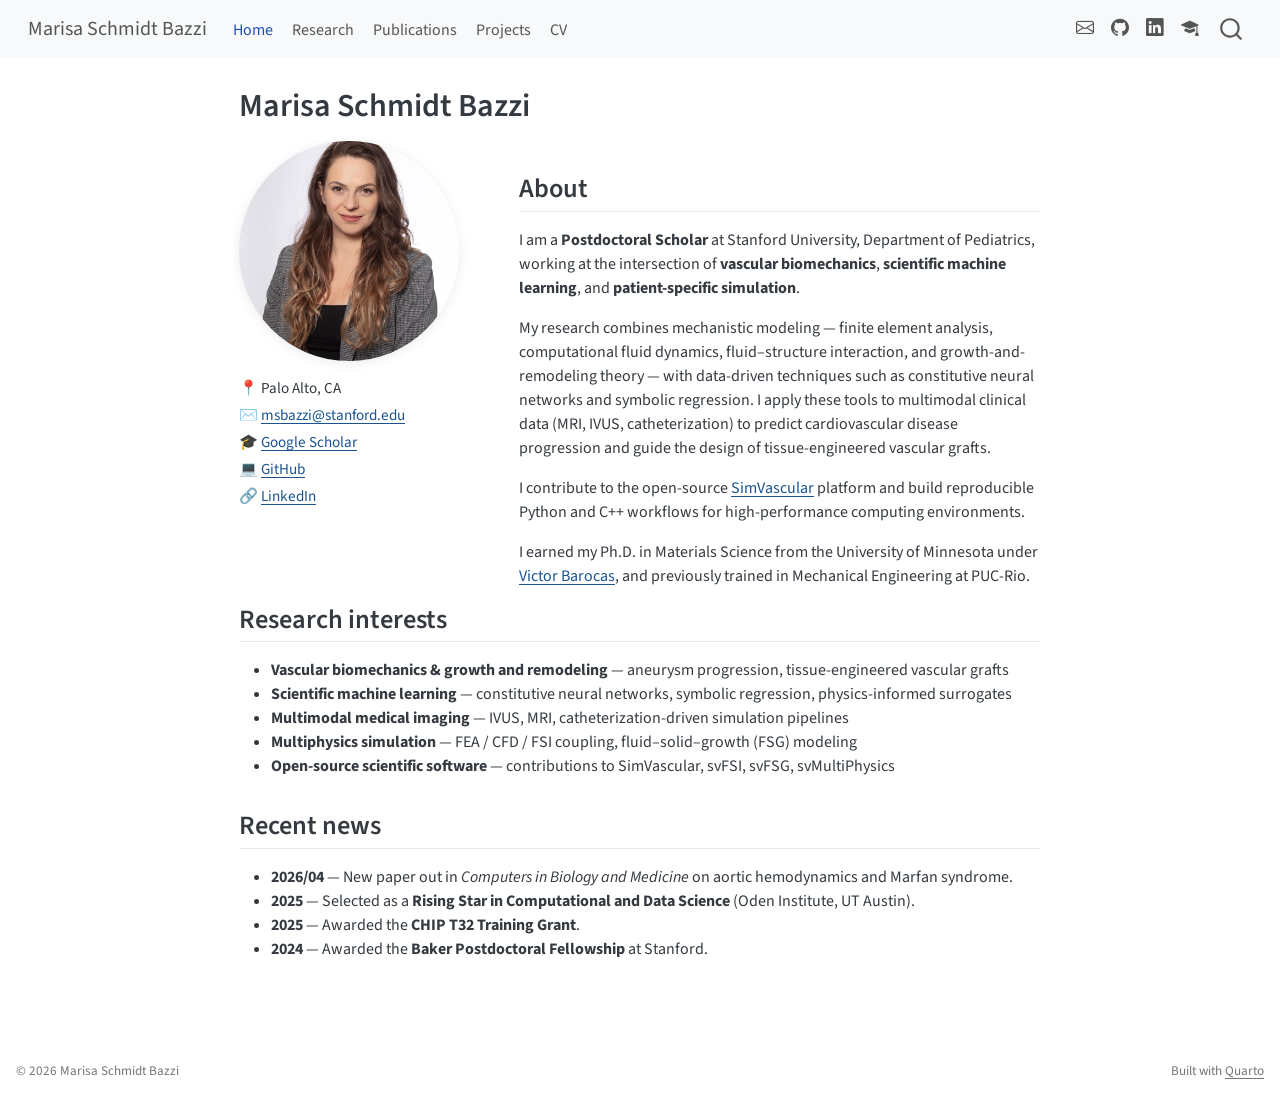
<file: index.html>
<!DOCTYPE html>
<html xmlns="http://www.w3.org/1999/xhtml" lang="en" xml:lang="en"><head>

<meta charset="utf-8">
<meta name="generator" content="quarto-1.10.18">

<meta name="viewport" content="width=device-width, initial-scale=1.0, user-scalable=yes">


<title>Marisa Schmidt Bazzi</title>
<style>
/* Default styles provided by pandoc.
** See https://pandoc.org/MANUAL.html#variables-for-html for config info.
*/
span.smallcaps{font-variant: small-caps;}
div.columns{display: flex; gap: 1.5em;}
div.column{flex: auto;}
@media screen {
div.columns{gap: min(4vw, 1.5em);}
div.column{overflow-x: auto;}
}
div.hanging-indent{margin-left: 1.5em; text-indent: -1.5em;}
ul.task-list{list-style: none;}
ul.task-list li input[type="checkbox"] {
  width: 0.8em;
  margin: 0 0.8em 0.2em -1em; /* quarto-specific, see https://github.com/quarto-dev/quarto-cli/issues/4556 */ 
  vertical-align: middle;
}
</style>


<script src="site_libs/quarto-nav/quarto-nav.js"></script>
<script src="site_libs/quarto-nav/headroom.min.js"></script>
<script src="site_libs/clipboard/clipboard.min.js"></script>
<script src="site_libs/quarto-search/autocomplete.umd.js"></script>
<script src="site_libs/quarto-search/fuse.min.js"></script>
<script src="site_libs/quarto-search/quarto-search.js"></script>
<meta name="quarto:offset" content="./">
<script src="site_libs/quarto-html/quarto.js" type="module"></script>
<script src="site_libs/quarto-html/tabsets/tabsets.js" type="module"></script>
<script src="site_libs/quarto-html/popper.min.js"></script>
<script src="site_libs/quarto-html/tippy.umd.min.js"></script>
<script src="site_libs/quarto-html/anchor.min.js"></script>
<link href="site_libs/quarto-html/tippy.css" rel="stylesheet">
<link href="site_libs/quarto-html/quarto-syntax-highlighting-64a204ab8560d761af7679ceaba22944.css" rel="stylesheet" id="quarto-text-highlighting-styles">
<script src="site_libs/bootstrap/bootstrap.min.js"></script>
<link href="site_libs/bootstrap/bootstrap-icons.css" rel="stylesheet">
<link href="site_libs/bootstrap/bootstrap-02e95facfcdc97134e65e9ab82eb8983.min.css" rel="stylesheet" append-hash="true" id="quarto-bootstrap" data-mode="light">
<script id="quarto-search-options" type="application/json">{
  "location": "navbar",
  "copy-button": false,
  "collapse-after": 3,
  "panel-placement": "end",
  "type": "overlay",
  "limit": 50,
  "keyboard-shortcut": [
    "f",
    "/",
    "s"
  ],
  "show-item-context": false,
  "language": {
    "search-no-results-text": "No results",
    "search-matching-documents-text": "matching documents",
    "search-copy-link-title": "Copy link to search",
    "search-hide-matches-text": "Hide additional matches",
    "search-more-match-text": "more match in this document",
    "search-more-matches-text": "more matches in this document",
    "search-clear-button-title": "Clear",
    "search-text-placeholder": "",
    "search-detached-cancel-button-title": "Cancel",
    "search-submit-button-title": "Submit",
    "search-label": "Search"
  }
}</script>


<link rel="stylesheet" href="styles.css">
</head>

<body class="nav-fixed fullcontent quarto-light">

<div id="quarto-search-results"></div>
  <header id="quarto-header" class="headroom fixed-top">
    <nav class="navbar navbar-expand-lg " data-bs-theme="dark">
      <div class="navbar-container container-fluid">
      <div class="navbar-brand-container mx-auto">
    <a class="navbar-brand" href="./index.html">
    <span class="navbar-title">Marisa Schmidt Bazzi</span>
    </a>
  </div>
            <div id="quarto-search" class="" title="Search"></div>
          <button class="navbar-toggler" type="button" data-bs-toggle="collapse" data-bs-target="#navbarCollapse" aria-controls="navbarCollapse" role="menu" aria-expanded="false" aria-label="Toggle navigation" onclick="if (window.quartoToggleHeadroom) { window.quartoToggleHeadroom(); }">
  <span class="navbar-toggler-icon"></span>
</button>
          <div class="collapse navbar-collapse" id="navbarCollapse">
            <ul class="navbar-nav navbar-nav-scroll me-auto">
  <li class="nav-item">
    <a class="nav-link active" href="./index.html" aria-current="page"> 
<span class="menu-text">Home</span></a>
  </li>  
  <li class="nav-item">
    <a class="nav-link" href="./research.html"> 
<span class="menu-text">Research</span></a>
  </li>  
  <li class="nav-item">
    <a class="nav-link" href="./publications.html"> 
<span class="menu-text">Publications</span></a>
  </li>  
  <li class="nav-item">
    <a class="nav-link" href="./projects.html"> 
<span class="menu-text">Projects</span></a>
  </li>  
  <li class="nav-item">
    <a class="nav-link" href="./cv.html"> 
<span class="menu-text">CV</span></a>
  </li>  
</ul>
            <ul class="navbar-nav navbar-nav-scroll ms-auto">
  <li class="nav-item compact">
    <a class="nav-link" href="mailto:msbazzi@stanford.edu"> <i class="bi bi-envelope" role="img" aria-label="Email">
</i> 
<span class="menu-text"></span></a>
  </li>  
  <li class="nav-item compact">
    <a class="nav-link" href="https://github.com/msbazzi"> <i class="bi bi-github" role="img" aria-label="GitHub">
</i> 
<span class="menu-text"></span></a>
  </li>  
  <li class="nav-item compact">
    <a class="nav-link" href="https://www.linkedin.com/in/marisa-bazzi/"> <i class="bi bi-linkedin" role="img" aria-label="LinkedIn">
</i> 
<span class="menu-text"></span></a>
  </li>  
  <li class="nav-item compact">
    <a class="nav-link" href="https://scholar.google.com/citations?user=GyhokJYAAAAJ"> <i class="bi bi-mortarboard-fill" role="img" aria-label="Google Scholar">
</i> 
<span class="menu-text"></span></a>
  </li>  
</ul>
          </div> <!-- /navcollapse -->
            <div class="quarto-navbar-tools">
</div>
      </div> <!-- /container-fluid -->
    </nav>
</header>
<!-- content -->
<div id="quarto-content" class="quarto-container page-columns page-rows-contents page-layout-article page-navbar">
<!-- sidebar -->
<!-- margin-sidebar -->
    
<!-- main -->
<main class="content" id="quarto-document-content">

<header id="title-block-header" class="quarto-title-block default">
<div class="quarto-title">
<h1 class="title">Marisa Schmidt Bazzi</h1>
</div>



<div class="quarto-title-meta">

    
  
    
  </div>
  


</header>


<div class="about-grid">
<div>
<p><img src="profile.jpeg" class="profile-img img-fluid" alt="Marisa Schmidt Bazzi"></p>
<ul class="contact-list">
<li>
📍 Palo Alto, CA
</li>
<li>
✉️ <a href="mailto:msbazzi@stanford.edu">msbazzi@stanford.edu</a>
</li>
<li>
🎓 <a href="https://scholar.google.com/citations?user=GyhokJYAAAAJ">Google Scholar</a>
</li>
<li>
💻 <a href="https://github.com/msbazzi">GitHub</a>
</li>
<li>
🔗 <a href="https://www.linkedin.com/in/marisa-bazzi/">LinkedIn</a>
</li>
</ul>
</div>
<section id="about" class="level2">
<h2 class="anchored" data-anchor-id="about">About</h2>
<p>I am a <strong>Postdoctoral Scholar</strong> at Stanford University, Department of Pediatrics, working at the intersection of <strong>vascular biomechanics</strong>, <strong>scientific machine learning</strong>, and <strong>patient-specific simulation</strong>.</p>
<p>My research combines mechanistic modeling — finite element analysis, computational fluid dynamics, fluid–structure interaction, and growth-and-remodeling theory — with data-driven techniques such as constitutive neural networks and symbolic regression. I apply these tools to multimodal clinical data (MRI, IVUS, catheterization) to predict cardiovascular disease progression and guide the design of tissue-engineered vascular grafts.</p>
<p>I contribute to the open-source <a href="https://simvascular.github.io/">SimVascular</a> platform and build reproducible Python and C++ workflows for high-performance computing environments.</p>
<p>I earned my Ph.D.&nbsp;in Materials Science from the University of Minnesota under <a href="https://cems.umn.edu/profiles/victor-barocas">Victor Barocas</a>, and previously trained in Mechanical Engineering at PUC-Rio.</p>
</section>
</div>
<section id="research-interests" class="level2">
<h2 class="anchored" data-anchor-id="research-interests">Research interests</h2>
<ul>
<li><strong>Vascular biomechanics &amp; growth and remodeling</strong> — aneurysm progression, tissue-engineered vascular grafts</li>
<li><strong>Scientific machine learning</strong> — constitutive neural networks, symbolic regression, physics-informed surrogates</li>
<li><strong>Multimodal medical imaging</strong> — IVUS, MRI, catheterization-driven simulation pipelines</li>
<li><strong>Multiphysics simulation</strong> — FEA / CFD / FSI coupling, fluid–solid–growth (FSG) modeling</li>
<li><strong>Open-source scientific software</strong> — contributions to SimVascular, svFSI, svFSG, svMultiPhysics</li>
</ul>
</section>
<section id="recent-news" class="level2">
<h2 class="anchored" data-anchor-id="recent-news">Recent news</h2>
<ul>
<li><strong>2026/04</strong> — New paper out in <em>Computers in Biology and Medicine</em> on aortic hemodynamics and Marfan syndrome.</li>
<li><strong>2025</strong> — Selected as a <strong>Rising Star in Computational and Data Science</strong> (Oden Institute, UT Austin).</li>
<li><strong>2025</strong> — Awarded the <strong>CHIP T32 Training Grant</strong>.</li>
<li><strong>2024</strong> — Awarded the <strong>Baker Postdoctoral Fellowship</strong> at Stanford.</li>
</ul>


</section>

</main> <!-- /main -->
<script id="quarto-html-after-body" type="application/javascript">
  window.document.addEventListener("DOMContentLoaded", function (event) {
    const icon = "";
    const anchorJS = new window.AnchorJS();
    anchorJS.options = {
      placement: 'right',
      icon: icon
    };
    anchorJS.add('.anchored');
    const isCodeAnnotation = (el) => {
      for (const clz of el.classList) {
        if (clz.startsWith('code-annotation-')) {                     
          return true;
        }
      }
      return false;
    }
    const onCopySuccess = function(e) {
      // button target
      const button = e.trigger;
      // don't keep focus
      button.blur();
      // flash "checked"
      button.classList.add('code-copy-button-checked');
      var currentTitle = button.getAttribute("title");
      button.setAttribute("title", "Copied!");
      let tooltip;
      if (window.bootstrap) {
        button.setAttribute("data-bs-toggle", "tooltip");
        button.setAttribute("data-bs-placement", "left");
        button.setAttribute("data-bs-title", "Copied!");
        tooltip = new bootstrap.Tooltip(button, 
          { trigger: "manual", 
            customClass: "code-copy-button-tooltip",
            offset: [0, -8]});
        tooltip.show();    
      }
      setTimeout(function() {
        if (tooltip) {
          tooltip.hide();
          button.removeAttribute("data-bs-title");
          button.removeAttribute("data-bs-toggle");
          button.removeAttribute("data-bs-placement");
        }
        button.setAttribute("title", currentTitle);
        button.classList.remove('code-copy-button-checked');
      }, 1000);
      // clear code selection
      e.clearSelection();
    }
    const getTextToCopy = function(trigger) {
      const outerScaffold = trigger.parentElement.cloneNode(true);
      const codeEl = outerScaffold.querySelector('code');
      for (const childEl of codeEl.children) {
        if (isCodeAnnotation(childEl)) {
          childEl.remove();
        }
      }
      return codeEl.innerText;
    }
    const clipboard = new window.ClipboardJS('.code-copy-button:not([data-in-quarto-modal])', {
      text: getTextToCopy
    });
    clipboard.on('success', onCopySuccess);
    if (window.document.getElementById('quarto-embedded-source-code-modal')) {
      const clipboardModal = new window.ClipboardJS('.code-copy-button[data-in-quarto-modal]', {
        text: getTextToCopy,
        container: window.document.getElementById('quarto-embedded-source-code-modal')
      });
      clipboardModal.on('success', onCopySuccess);
    }
      var localhostRegex = new RegExp(/^(?:http|https):\/\/localhost\:?[0-9]*\//);
      var mailtoRegex = new RegExp(/^mailto:/);
        var filterRegex = new RegExp("https:\/\/msbazzi\.github\.io");
      var isInternal = (href) => {
          return filterRegex.test(href) || localhostRegex.test(href) || mailtoRegex.test(href);
      }
      // Inspect non-navigation links and adorn them if external
     var links = window.document.querySelectorAll('a[href]:not(.nav-link):not(.navbar-brand):not(.toc-action):not(.sidebar-link):not(.sidebar-item-toggle):not(.pagination-link):not(.no-external):not([aria-hidden]):not(.dropdown-item):not(.quarto-navigation-tool):not(.about-link)');
      for (var i=0; i<links.length; i++) {
        const link = links[i];
        if (!isInternal(link.href)) {
          // undo the damage that might have been done by quarto-nav.js in the case of
          // links that we want to consider external
          if (link.dataset.originalHref !== undefined) {
            link.href = link.dataset.originalHref;
          }
        }
      }
    function tippyHover(el, contentFn, onTriggerFn, onUntriggerFn) {
      const config = {
        allowHTML: true,
        maxWidth: 500,
        delay: 100,
        arrow: false,
        appendTo: function(el) {
            return el.parentElement;
        },
        interactive: true,
        interactiveBorder: 10,
        theme: 'quarto',
        placement: 'bottom-start',
      };
      if (contentFn) {
        config.content = contentFn;
      }
      if (onTriggerFn) {
        config.onTrigger = onTriggerFn;
      }
      if (onUntriggerFn) {
        config.onUntrigger = onUntriggerFn;
      }
      window.tippy(el, config); 
    }
    const noterefs = window.document.querySelectorAll('a[role="doc-noteref"]');
    for (var i=0; i<noterefs.length; i++) {
      const ref = noterefs[i];
      tippyHover(ref, function() {
        // use id or data attribute instead here
        let href = ref.getAttribute('data-footnote-href') || ref.getAttribute('href');
        try { href = new URL(href).hash; } catch {}
        const id = href.replace(/^#\/?/, "");
        const note = window.document.getElementById(id);
        if (note) {
          return note.innerHTML;
        } else {
          return "";
        }
      });
    }
    const xrefs = window.document.querySelectorAll('a.quarto-xref');
    const processXRef = (id, note) => {
      // Strip column container classes
      const stripColumnClz = (el) => {
        el.classList.remove("page-full", "page-columns");
        if (el.children) {
          for (const child of el.children) {
            stripColumnClz(child);
          }
        }
      }
      stripColumnClz(note)
      if (id === null || id.startsWith('sec-')) {
        // Special case sections, only their first couple elements
        const container = document.createElement("div");
        if (note.children && note.children.length > 2) {
          container.appendChild(note.children[0].cloneNode(true));
          for (let i = 1; i < note.children.length; i++) {
            const child = note.children[i];
            if (child.tagName === "P" && child.innerText === "") {
              continue;
            } else {
              container.appendChild(child.cloneNode(true));
              break;
            }
          }
          if (window.Quarto?.typesetMath) {
            window.Quarto.typesetMath(container);
          }
          return container.innerHTML
        } else {
          if (window.Quarto?.typesetMath) {
            window.Quarto.typesetMath(note);
          }
          return note.innerHTML;
        }
      } else {
        // Remove any anchor links if they are present
        const anchorLink = note.querySelector('a.anchorjs-link');
        if (anchorLink) {
          anchorLink.remove();
        }
        if (window.Quarto?.typesetMath) {
          window.Quarto.typesetMath(note);
        }
        if (note.classList.contains("callout")) {
          return note.outerHTML;
        } else {
          return note.innerHTML;
        }
      }
    }
    for (var i=0; i<xrefs.length; i++) {
      const xref = xrefs[i];
      tippyHover(xref, undefined, function(instance) {
        instance.disable();
        let url = xref.getAttribute('href');
        let hash = undefined; 
        if (url.startsWith('#')) {
          hash = url;
        } else {
          try { hash = new URL(url).hash; } catch {}
        }
        if (hash) {
          const id = hash.replace(/^#\/?/, "");
          const note = window.document.getElementById(id);
          if (note !== null) {
            try {
              const html = processXRef(id, note.cloneNode(true));
              instance.setContent(html);
            } finally {
              instance.enable();
              instance.show();
            }
          } else {
            // See if we can fetch this
            fetch(url.split('#')[0])
            .then(res => res.text())
            .then(html => {
              const parser = new DOMParser();
              const htmlDoc = parser.parseFromString(html, "text/html");
              const note = htmlDoc.getElementById(id);
              if (note !== null) {
                const html = processXRef(id, note);
                instance.setContent(html);
              } 
            }).finally(() => {
              instance.enable();
              instance.show();
            });
          }
        } else {
          // See if we can fetch a full url (with no hash to target)
          // This is a special case and we should probably do some content thinning / targeting
          fetch(url)
          .then(res => res.text())
          .then(html => {
            const parser = new DOMParser();
            const htmlDoc = parser.parseFromString(html, "text/html");
            const note = htmlDoc.querySelector('main.content');
            if (note !== null) {
              // This should only happen for chapter cross references
              // (since there is no id in the URL)
              // remove the first header
              if (note.children.length > 0 && note.children[0].tagName === "HEADER") {
                note.children[0].remove();
              }
              const html = processXRef(null, note);
              instance.setContent(html);
            } 
          }).finally(() => {
            instance.enable();
            instance.show();
          });
        }
      }, function(instance) {
      });
    }
        let selectedAnnoteEl;
        const selectorForAnnotation = ( cell, annotation) => {
          let cellAttr = 'data-code-cell="' + cell + '"';
          let lineAttr = 'data-code-annotation="' +  annotation + '"';
          const selector = 'span[' + cellAttr + '][' + lineAttr + ']';
          return selector;
        }
        const selectCodeLines = (annoteEl) => {
          const doc = window.document;
          const targetCell = annoteEl.getAttribute("data-target-cell");
          const targetAnnotation = annoteEl.getAttribute("data-target-annotation");
          const annoteSpan = window.document.querySelector(selectorForAnnotation(targetCell, targetAnnotation));
          const lines = annoteSpan.getAttribute("data-code-lines").split(",");
          const lineIds = lines.map((line) => {
            return targetCell + "-" + line;
          })
          let top = null;
          let height = null;
          let parent = null;
          if (lineIds.length > 0) {
              //compute the position of the single el (top and bottom and make a div)
              const el = window.document.getElementById(lineIds[0]);
              top = el.offsetTop;
              height = el.offsetHeight;
              parent = el.parentElement.parentElement;
            if (lineIds.length > 1) {
              const lastEl = window.document.getElementById(lineIds[lineIds.length - 1]);
              const bottom = lastEl.offsetTop + lastEl.offsetHeight;
              height = bottom - top;
            }
            if (top !== null && height !== null && parent !== null) {
              // cook up a div (if necessary) and position it 
              let div = window.document.getElementById("code-annotation-line-highlight");
              if (div === null) {
                div = window.document.createElement("div");
                div.setAttribute("id", "code-annotation-line-highlight");
                div.style.position = 'absolute';
                parent.appendChild(div);
              }
              div.style.top = top - 2 + "px";
              div.style.height = height + 4 + "px";
              div.style.left = 0;
              let gutterDiv = window.document.getElementById("code-annotation-line-highlight-gutter");
              if (gutterDiv === null) {
                gutterDiv = window.document.createElement("div");
                gutterDiv.setAttribute("id", "code-annotation-line-highlight-gutter");
                gutterDiv.style.position = 'absolute';
                const codeCell = window.document.getElementById(targetCell);
                const gutter = codeCell.querySelector('.code-annotation-gutter');
                gutter.appendChild(gutterDiv);
              }
              gutterDiv.style.top = top - 2 + "px";
              gutterDiv.style.height = height + 4 + "px";
            }
            selectedAnnoteEl = annoteEl;
          }
        };
        const unselectCodeLines = () => {
          const elementsIds = ["code-annotation-line-highlight", "code-annotation-line-highlight-gutter"];
          elementsIds.forEach((elId) => {
            const div = window.document.getElementById(elId);
            if (div) {
              div.remove();
            }
          });
          selectedAnnoteEl = undefined;
        };
          // Handle positioning of the toggle
      window.addEventListener(
        "resize",
        throttle(() => {
          elRect = undefined;
          if (selectedAnnoteEl) {
            selectCodeLines(selectedAnnoteEl);
          }
        }, 10)
      );
      function throttle(fn, ms) {
      let throttle = false;
      let timer;
        return (...args) => {
          if(!throttle) { // first call gets through
              fn.apply(this, args);
              throttle = true;
          } else { // all the others get throttled
              if(timer) clearTimeout(timer); // cancel #2
              timer = setTimeout(() => {
                fn.apply(this, args);
                timer = throttle = false;
              }, ms);
          }
        };
      }
        // Attach click handler to the DT
        const annoteDls = window.document.querySelectorAll('dt[data-target-cell]');
        for (const annoteDlNode of annoteDls) {
          annoteDlNode.addEventListener('click', (event) => {
            const clickedEl = event.target;
            if (clickedEl !== selectedAnnoteEl) {
              unselectCodeLines();
              const activeEl = window.document.querySelector('dt[data-target-cell].code-annotation-active');
              if (activeEl) {
                activeEl.classList.remove('code-annotation-active');
              }
              selectCodeLines(clickedEl);
              clickedEl.classList.add('code-annotation-active');
            } else {
              // Unselect the line
              unselectCodeLines();
              clickedEl.classList.remove('code-annotation-active');
            }
          });
        }
    const findCites = (el) => {
      const parentEl = el.parentElement;
      if (parentEl) {
        const cites = parentEl.dataset.cites;
        if (cites) {
          return {
            el,
            cites: cites.split(' ')
          };
        } else {
          return findCites(el.parentElement)
        }
      } else {
        return undefined;
      }
    };
    var bibliorefs = window.document.querySelectorAll('a[role="doc-biblioref"]');
    for (var i=0; i<bibliorefs.length; i++) {
      const ref = bibliorefs[i];
      const citeInfo = findCites(ref);
      if (citeInfo) {
        tippyHover(citeInfo.el, function() {
          var popup = window.document.createElement('div');
          citeInfo.cites.forEach(function(cite) {
            var citeDiv = window.document.createElement('div');
            citeDiv.classList.add('hanging-indent');
            citeDiv.classList.add('csl-entry');
            var biblioDiv = window.document.getElementById('ref-' + cite);
            if (biblioDiv) {
              citeDiv.innerHTML = biblioDiv.innerHTML;
            }
            popup.appendChild(citeDiv);
          });
          return popup.innerHTML;
        });
      }
    }
  });
  </script>
</div> <!-- /content -->
<footer class="footer">
  <div class="nav-footer">
    <div class="nav-footer-left">
<p>© 2026 Marisa Schmidt Bazzi</p>
</div>   
    <div class="nav-footer-center">
      &nbsp;
    </div>
    <div class="nav-footer-right">
<p>Built with <a href="https://quarto.org">Quarto</a></p>
</div>
  </div>
</footer>




</body></html>
</file>
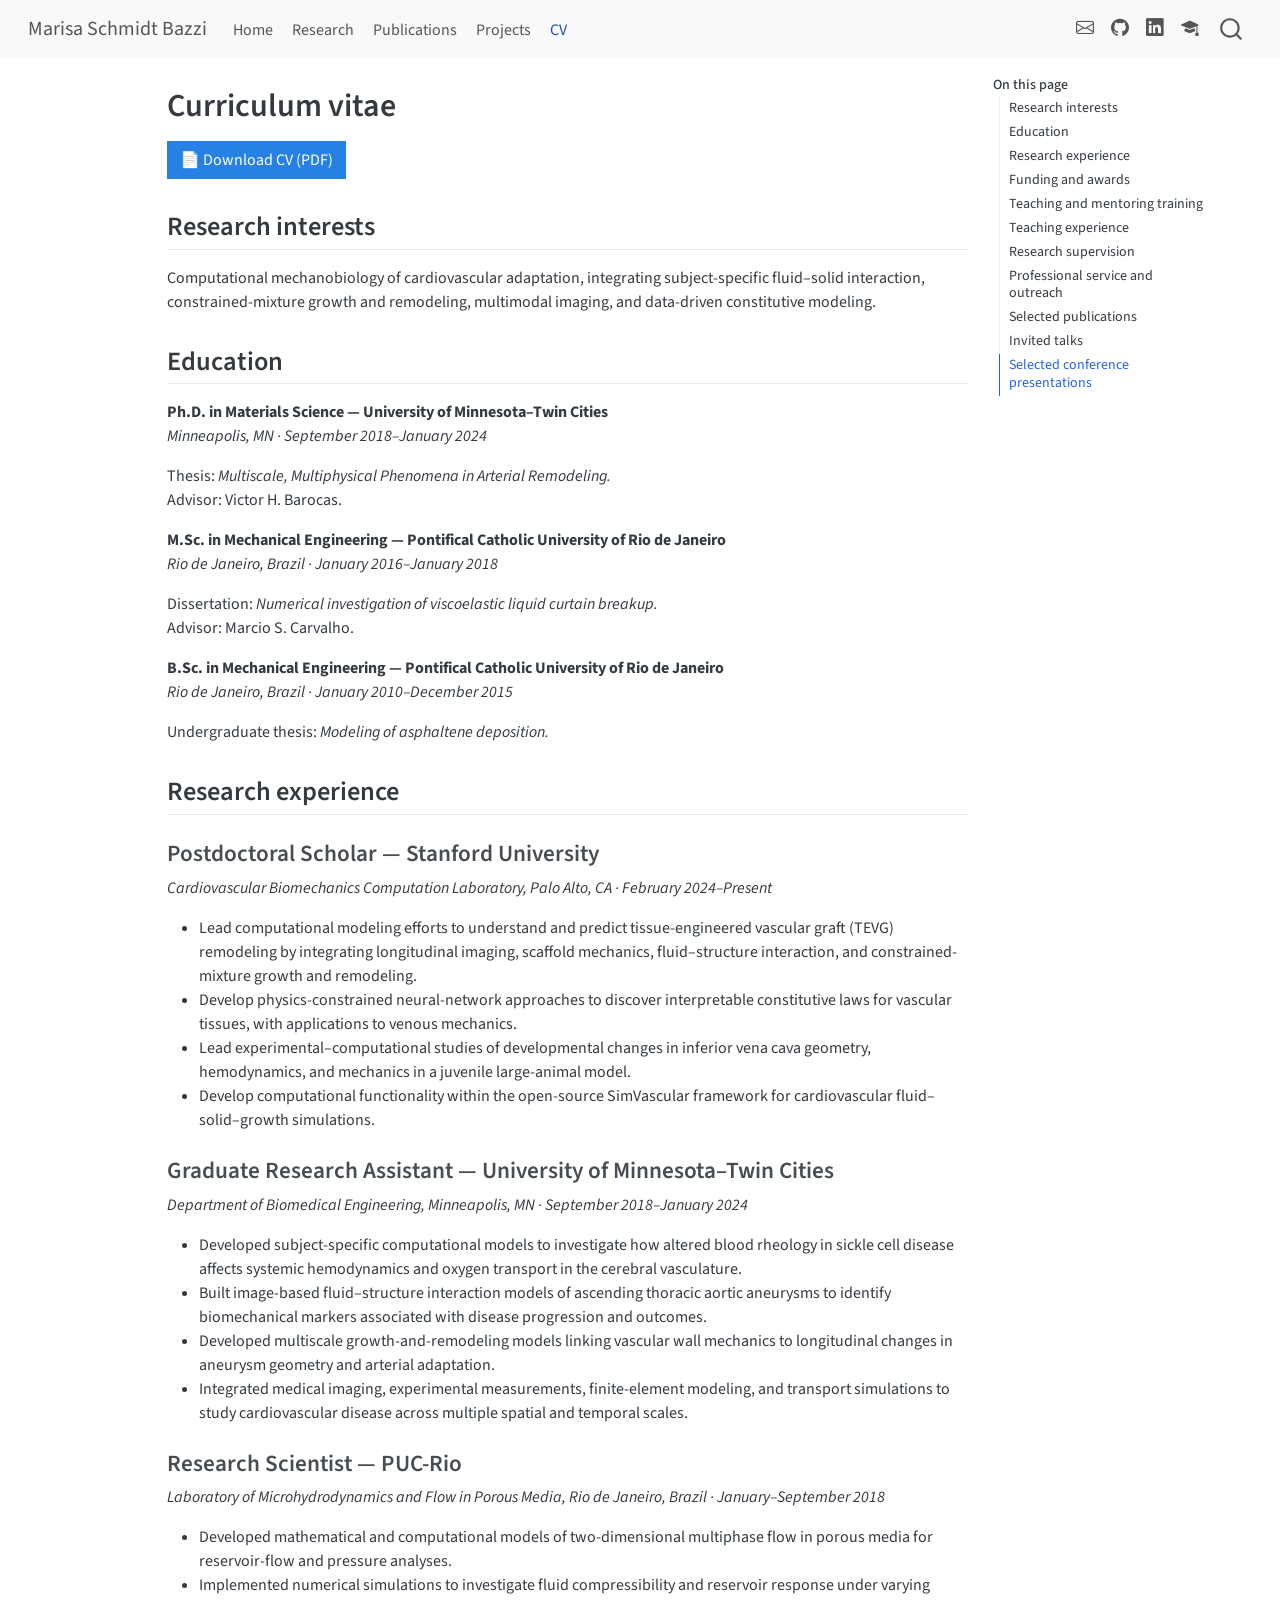
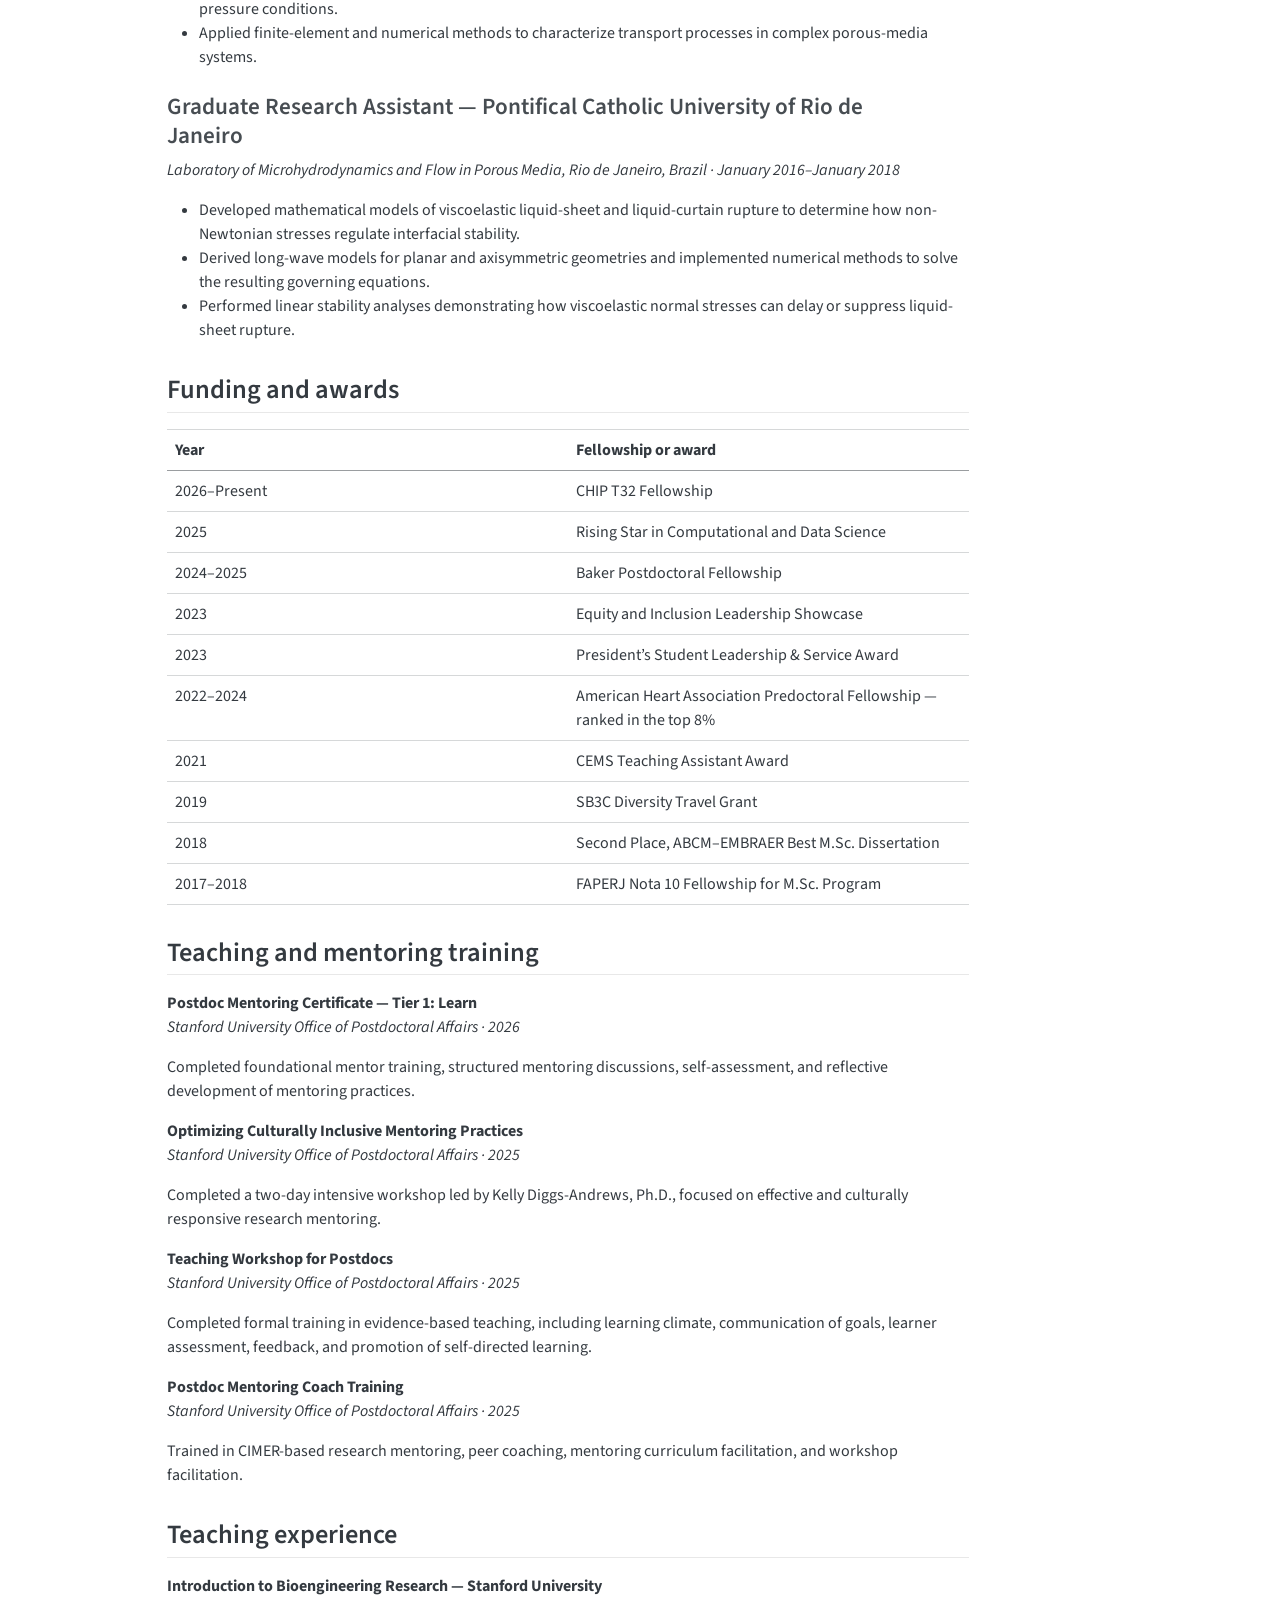
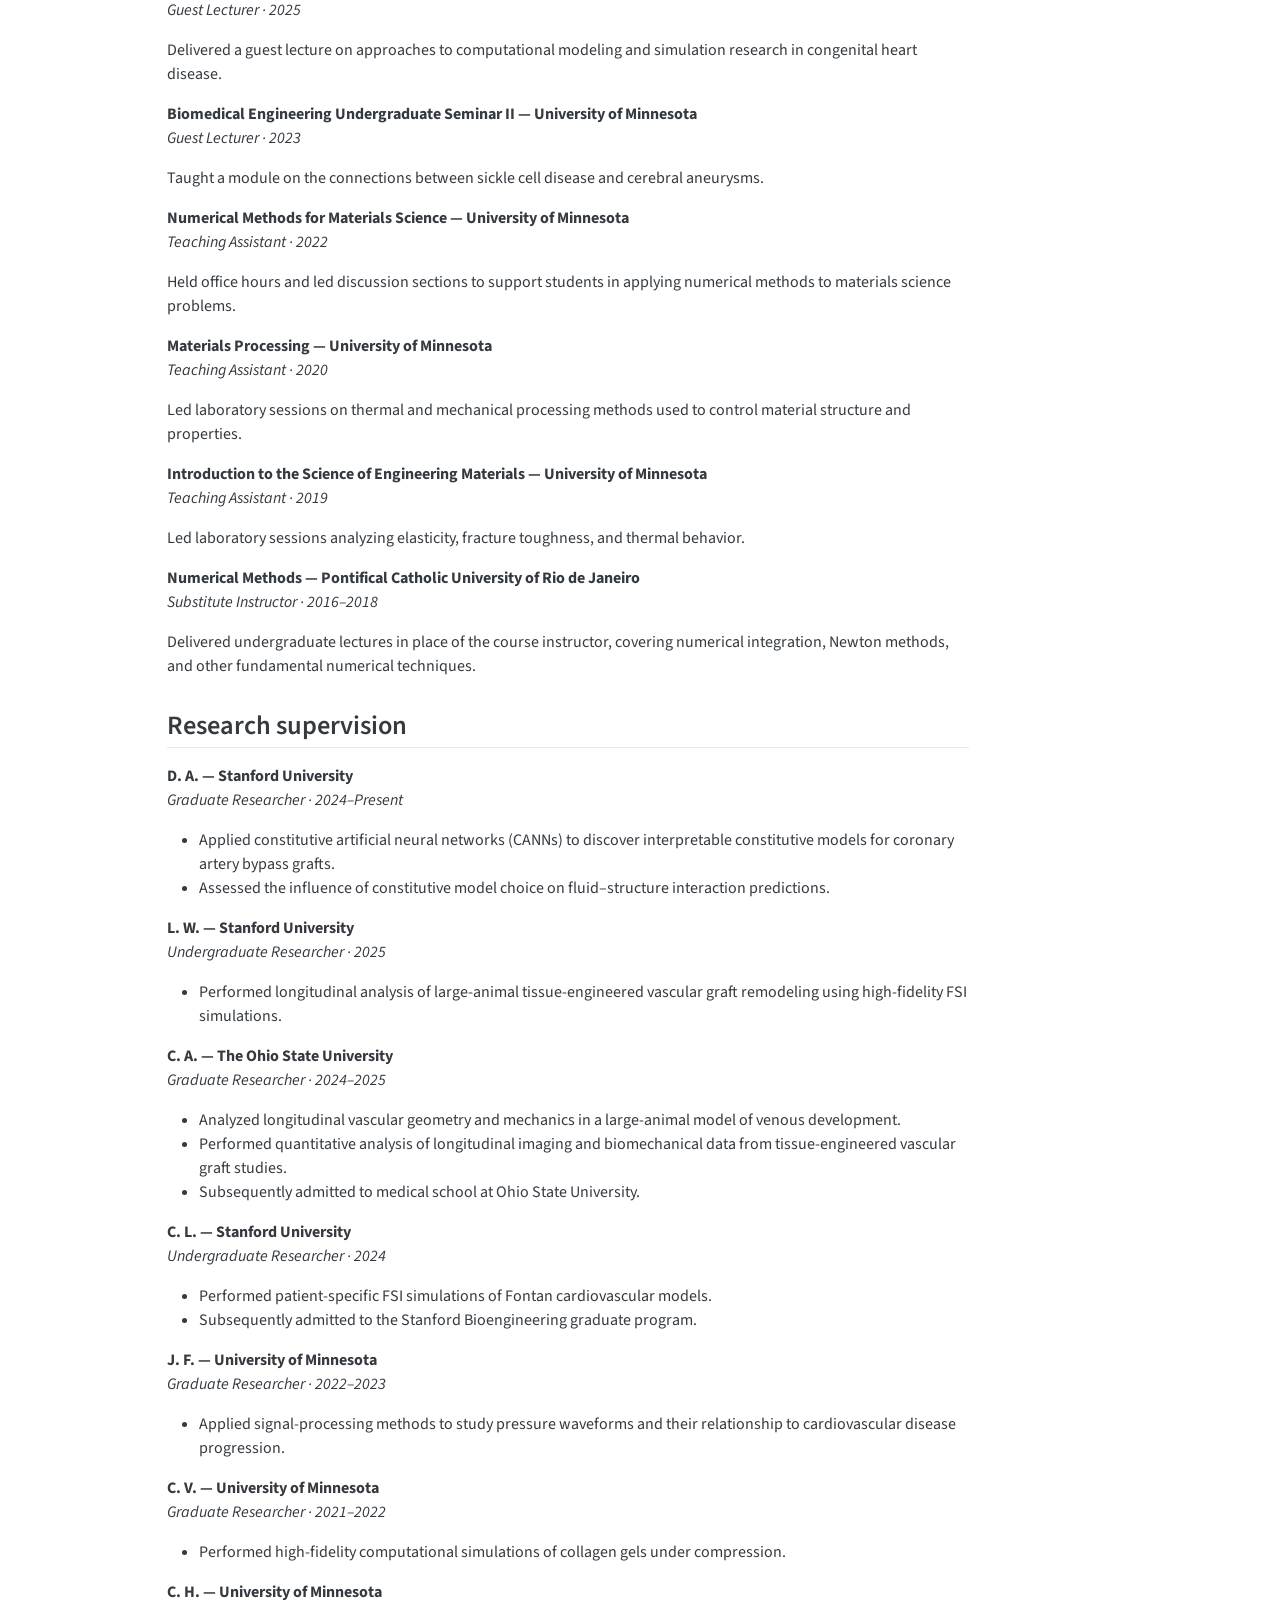
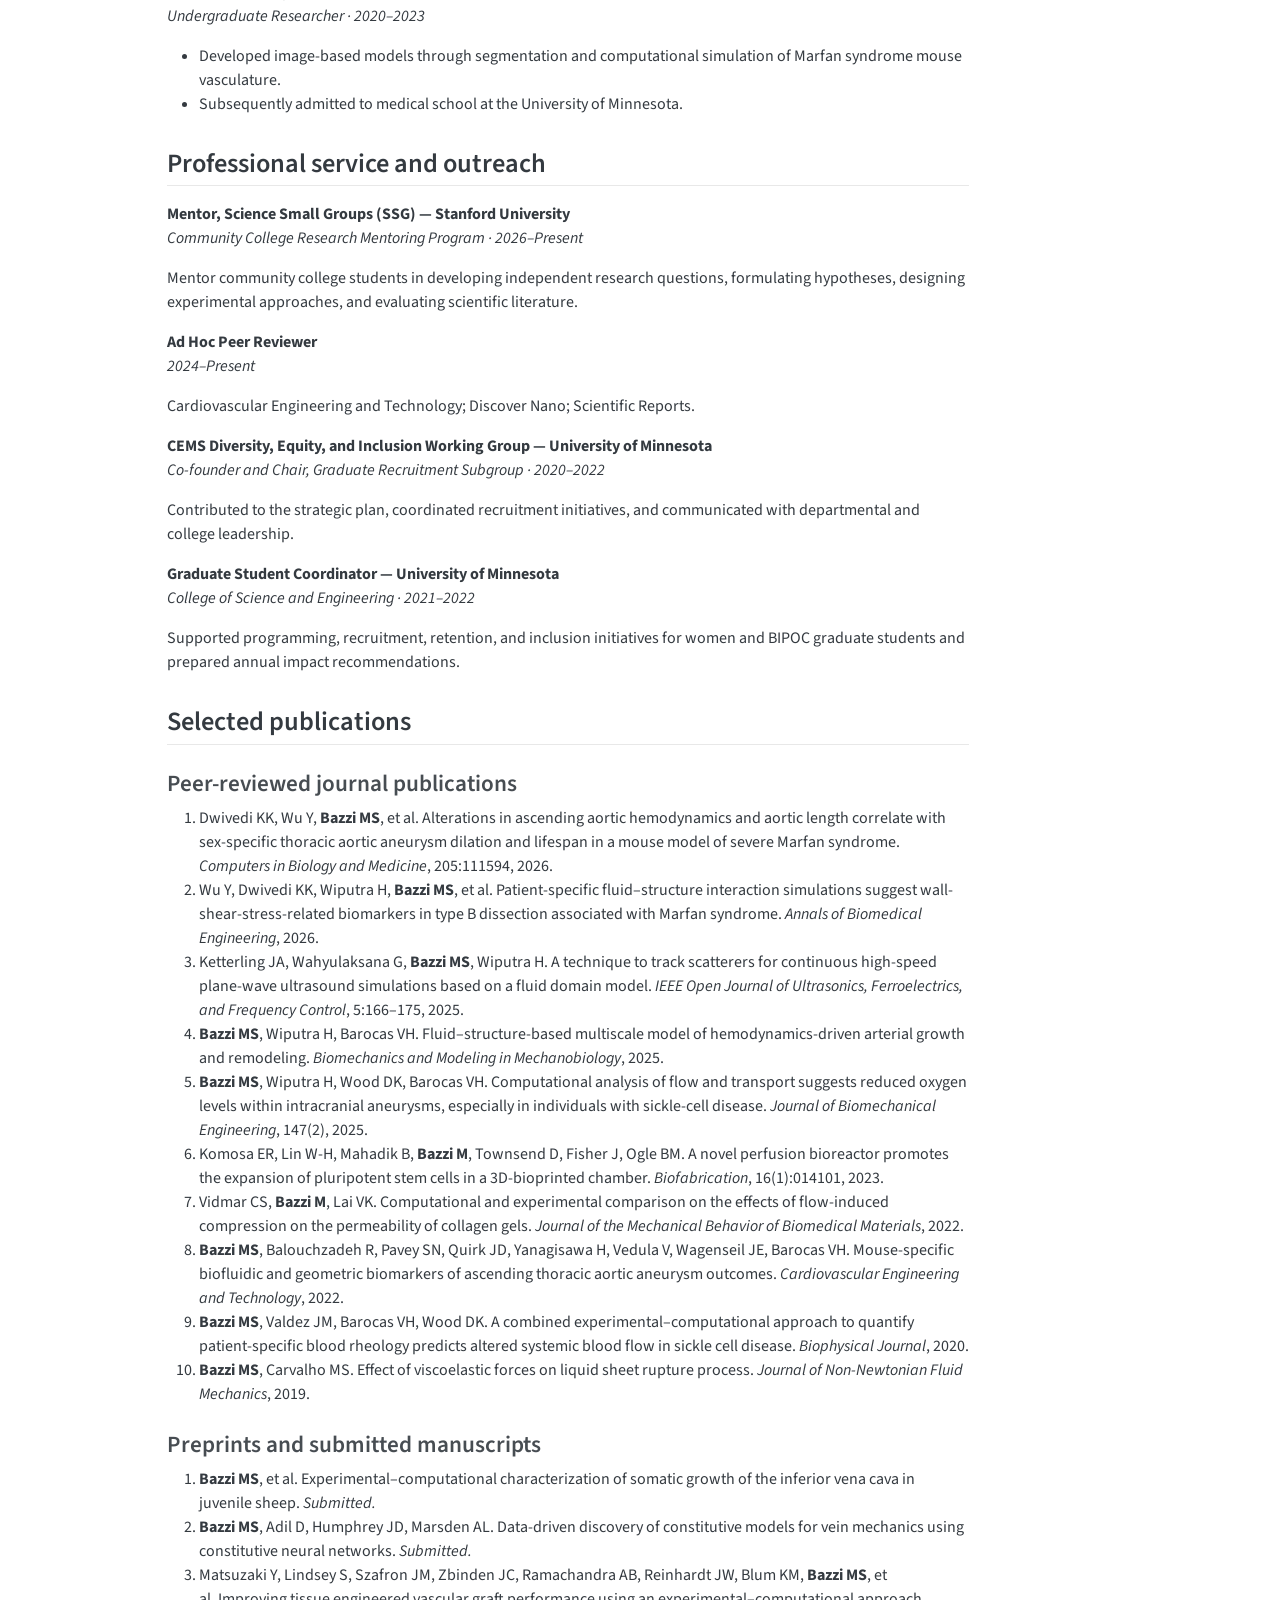
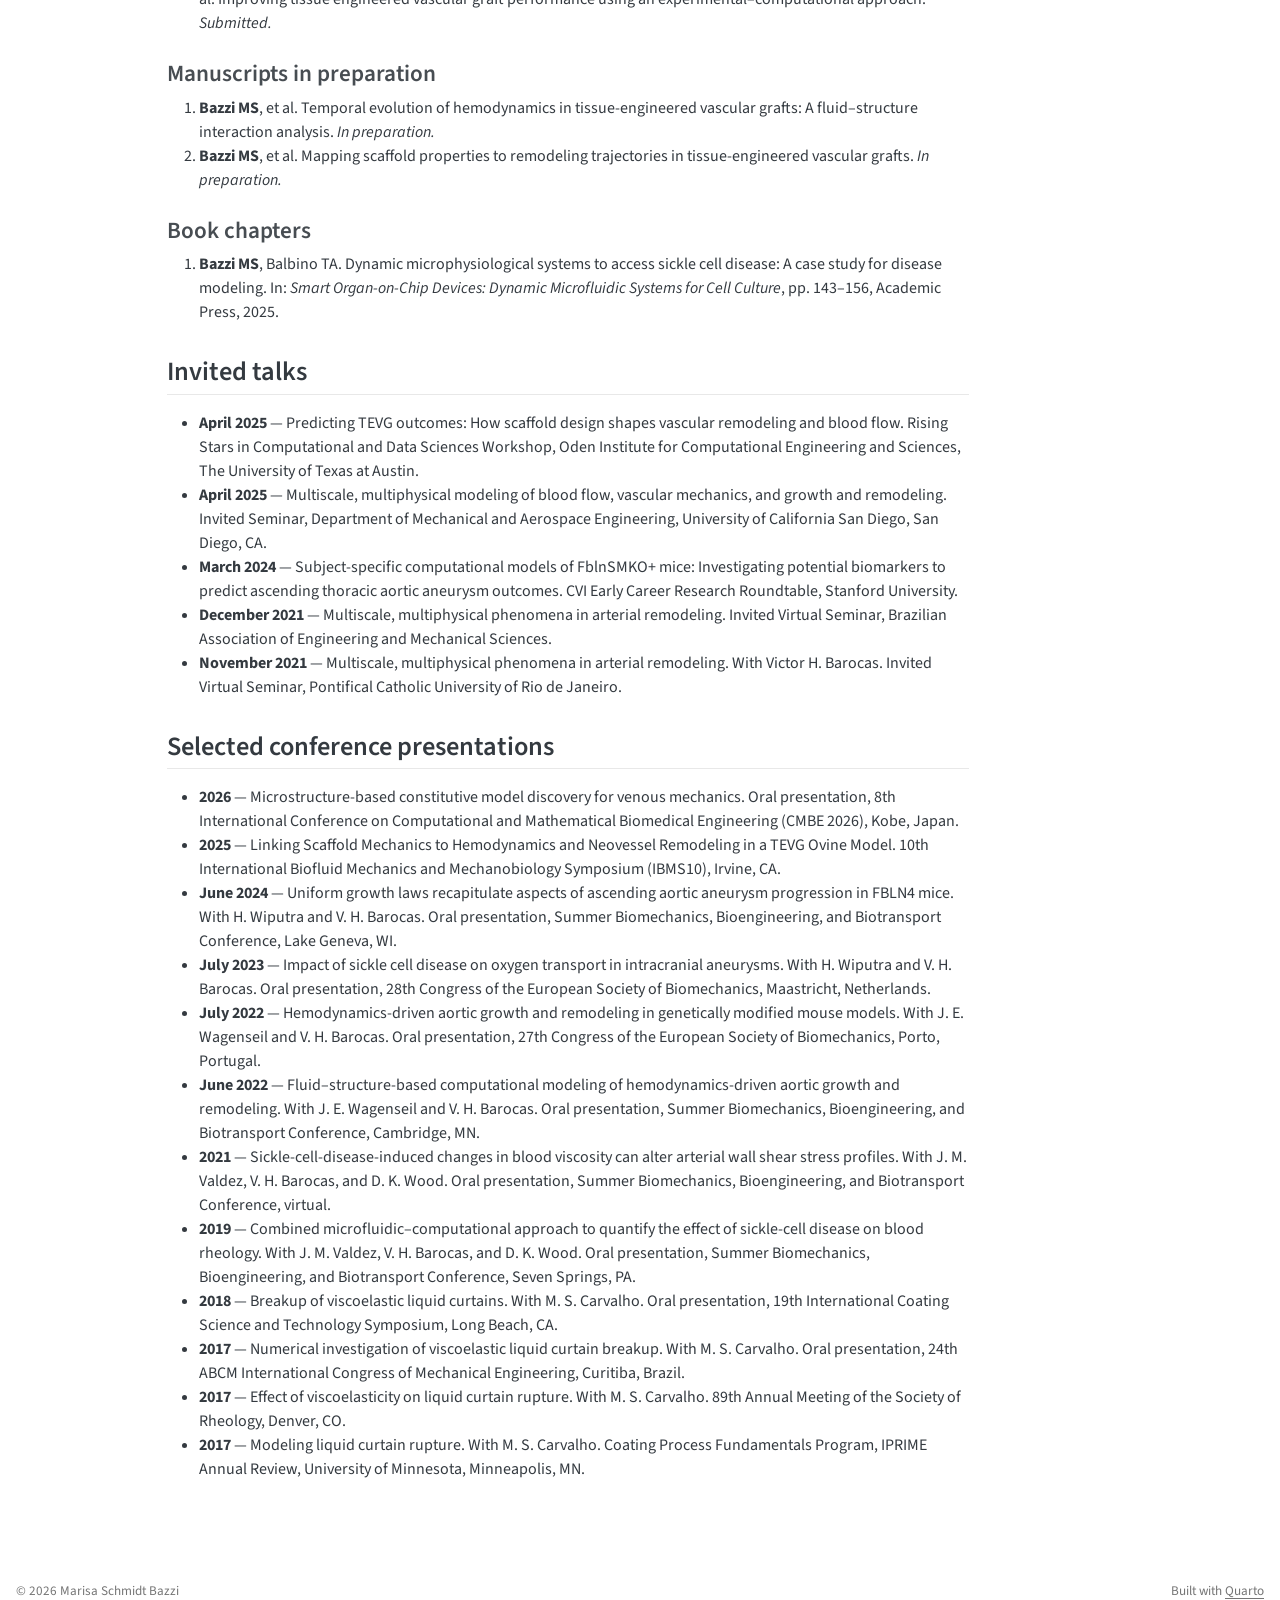
<file: cv.html>
<!DOCTYPE html>
<html xmlns="http://www.w3.org/1999/xhtml" lang="en" xml:lang="en"><head>

<meta charset="utf-8">
<meta name="generator" content="quarto-1.10.18">

<meta name="viewport" content="width=device-width, initial-scale=1.0, user-scalable=yes">


<title>Curriculum vitae – Marisa Schmidt Bazzi</title>
<style>
/* Default styles provided by pandoc.
** See https://pandoc.org/MANUAL.html#variables-for-html for config info.
*/
span.smallcaps{font-variant: small-caps;}
div.columns{display: flex; gap: 1.5em;}
div.column{flex: auto;}
@media screen {
div.columns{gap: min(4vw, 1.5em);}
div.column{overflow-x: auto;}
}
div.hanging-indent{margin-left: 1.5em; text-indent: -1.5em;}
ul.task-list{list-style: none;}
ul.task-list li input[type="checkbox"] {
  width: 0.8em;
  margin: 0 0.8em 0.2em -1em; /* quarto-specific, see https://github.com/quarto-dev/quarto-cli/issues/4556 */ 
  vertical-align: middle;
}
</style>


<script src="site_libs/quarto-nav/quarto-nav.js"></script>
<script src="site_libs/quarto-nav/headroom.min.js"></script>
<script src="site_libs/clipboard/clipboard.min.js"></script>
<script src="site_libs/quarto-search/autocomplete.umd.js"></script>
<script src="site_libs/quarto-search/fuse.min.js"></script>
<script src="site_libs/quarto-search/quarto-search.js"></script>
<meta name="quarto:offset" content="./">
<script src="site_libs/quarto-html/quarto.js" type="module"></script>
<script src="site_libs/quarto-html/tabsets/tabsets.js" type="module"></script>
<script src="site_libs/quarto-html/popper.min.js"></script>
<script src="site_libs/quarto-html/tippy.umd.min.js"></script>
<script src="site_libs/quarto-html/anchor.min.js"></script>
<link href="site_libs/quarto-html/tippy.css" rel="stylesheet">
<link href="site_libs/quarto-html/quarto-syntax-highlighting-64a204ab8560d761af7679ceaba22944.css" rel="stylesheet" id="quarto-text-highlighting-styles">
<script src="site_libs/bootstrap/bootstrap.min.js"></script>
<link href="site_libs/bootstrap/bootstrap-icons.css" rel="stylesheet">
<link href="site_libs/bootstrap/bootstrap-02e95facfcdc97134e65e9ab82eb8983.min.css" rel="stylesheet" append-hash="true" id="quarto-bootstrap" data-mode="light">
<script id="quarto-search-options" type="application/json">{
  "location": "navbar",
  "copy-button": false,
  "collapse-after": 3,
  "panel-placement": "end",
  "type": "overlay",
  "limit": 50,
  "keyboard-shortcut": [
    "f",
    "/",
    "s"
  ],
  "show-item-context": false,
  "language": {
    "search-no-results-text": "No results",
    "search-matching-documents-text": "matching documents",
    "search-copy-link-title": "Copy link to search",
    "search-hide-matches-text": "Hide additional matches",
    "search-more-match-text": "more match in this document",
    "search-more-matches-text": "more matches in this document",
    "search-clear-button-title": "Clear",
    "search-text-placeholder": "",
    "search-detached-cancel-button-title": "Cancel",
    "search-submit-button-title": "Submit",
    "search-label": "Search"
  }
}</script>


<link rel="stylesheet" href="styles.css">
</head>

<body class="nav-fixed quarto-light">

<div id="quarto-search-results"></div>
  <header id="quarto-header" class="headroom fixed-top">
    <nav class="navbar navbar-expand-lg " data-bs-theme="dark">
      <div class="navbar-container container-fluid">
      <div class="navbar-brand-container mx-auto">
    <a class="navbar-brand" href="./index.html">
    <span class="navbar-title">Marisa Schmidt Bazzi</span>
    </a>
  </div>
            <div id="quarto-search" class="" title="Search"></div>
          <button class="navbar-toggler" type="button" data-bs-toggle="collapse" data-bs-target="#navbarCollapse" aria-controls="navbarCollapse" role="menu" aria-expanded="false" aria-label="Toggle navigation" onclick="if (window.quartoToggleHeadroom) { window.quartoToggleHeadroom(); }">
  <span class="navbar-toggler-icon"></span>
</button>
          <div class="collapse navbar-collapse" id="navbarCollapse">
            <ul class="navbar-nav navbar-nav-scroll me-auto">
  <li class="nav-item">
    <a class="nav-link" href="./index.html"> 
<span class="menu-text">Home</span></a>
  </li>  
  <li class="nav-item">
    <a class="nav-link" href="./research.html"> 
<span class="menu-text">Research</span></a>
  </li>  
  <li class="nav-item">
    <a class="nav-link" href="./publications.html"> 
<span class="menu-text">Publications</span></a>
  </li>  
  <li class="nav-item">
    <a class="nav-link" href="./projects.html"> 
<span class="menu-text">Projects</span></a>
  </li>  
  <li class="nav-item">
    <a class="nav-link active" href="./cv.html" aria-current="page"> 
<span class="menu-text">CV</span></a>
  </li>  
</ul>
            <ul class="navbar-nav navbar-nav-scroll ms-auto">
  <li class="nav-item compact">
    <a class="nav-link" href="mailto:msbazzi@stanford.edu"> <i class="bi bi-envelope" role="img" aria-label="Email">
</i> 
<span class="menu-text"></span></a>
  </li>  
  <li class="nav-item compact">
    <a class="nav-link" href="https://github.com/msbazzi"> <i class="bi bi-github" role="img" aria-label="GitHub">
</i> 
<span class="menu-text"></span></a>
  </li>  
  <li class="nav-item compact">
    <a class="nav-link" href="https://www.linkedin.com/in/marisa-bazzi/"> <i class="bi bi-linkedin" role="img" aria-label="LinkedIn">
</i> 
<span class="menu-text"></span></a>
  </li>  
  <li class="nav-item compact">
    <a class="nav-link" href="https://scholar.google.com/citations?user=GyhokJYAAAAJ"> <i class="bi bi-mortarboard-fill" role="img" aria-label="Google Scholar">
</i> 
<span class="menu-text"></span></a>
  </li>  
</ul>
          </div> <!-- /navcollapse -->
            <div class="quarto-navbar-tools">
</div>
      </div> <!-- /container-fluid -->
    </nav>
</header>
<!-- content -->
<div id="quarto-content" class="quarto-container page-columns page-rows-contents page-layout-article page-navbar">
<!-- sidebar -->
<!-- margin-sidebar -->
    <div id="quarto-margin-sidebar" class="sidebar margin-sidebar">
        <nav id="TOC" role="doc-toc" class="toc-active">
    <h2 id="toc-title">On this page</h2>
   
  <ul>
  <li><a href="#research-interests" id="toc-research-interests" class="nav-link active" data-scroll-target="#research-interests">Research interests</a></li>
  <li><a href="#education" id="toc-education" class="nav-link" data-scroll-target="#education">Education</a></li>
  <li><a href="#research-experience" id="toc-research-experience" class="nav-link" data-scroll-target="#research-experience">Research experience</a>
  <ul class="collapse">
  <li><a href="#postdoctoral-scholar-stanford-university" id="toc-postdoctoral-scholar-stanford-university" class="nav-link" data-scroll-target="#postdoctoral-scholar-stanford-university">Postdoctoral Scholar — Stanford University</a></li>
  <li><a href="#graduate-research-assistant-university-of-minnesotatwin-cities" id="toc-graduate-research-assistant-university-of-minnesotatwin-cities" class="nav-link" data-scroll-target="#graduate-research-assistant-university-of-minnesotatwin-cities">Graduate Research Assistant — University of Minnesota–Twin Cities</a></li>
  <li><a href="#research-scientist-puc-rio" id="toc-research-scientist-puc-rio" class="nav-link" data-scroll-target="#research-scientist-puc-rio">Research Scientist — PUC-Rio</a></li>
  <li><a href="#graduate-research-assistant-pontifical-catholic-university-of-rio-de-janeiro" id="toc-graduate-research-assistant-pontifical-catholic-university-of-rio-de-janeiro" class="nav-link" data-scroll-target="#graduate-research-assistant-pontifical-catholic-university-of-rio-de-janeiro">Graduate Research Assistant — Pontifical Catholic University of Rio de Janeiro</a></li>
  </ul></li>
  <li><a href="#funding-and-awards" id="toc-funding-and-awards" class="nav-link" data-scroll-target="#funding-and-awards">Funding and awards</a></li>
  <li><a href="#teaching-and-mentoring-training" id="toc-teaching-and-mentoring-training" class="nav-link" data-scroll-target="#teaching-and-mentoring-training">Teaching and mentoring training</a></li>
  <li><a href="#teaching-experience" id="toc-teaching-experience" class="nav-link" data-scroll-target="#teaching-experience">Teaching experience</a></li>
  <li><a href="#research-supervision" id="toc-research-supervision" class="nav-link" data-scroll-target="#research-supervision">Research supervision</a></li>
  <li><a href="#professional-service-and-outreach" id="toc-professional-service-and-outreach" class="nav-link" data-scroll-target="#professional-service-and-outreach">Professional service and outreach</a></li>
  <li><a href="#selected-publications" id="toc-selected-publications" class="nav-link" data-scroll-target="#selected-publications">Selected publications</a>
  <ul class="collapse">
  <li><a href="#peer-reviewed-journal-publications" id="toc-peer-reviewed-journal-publications" class="nav-link" data-scroll-target="#peer-reviewed-journal-publications">Peer-reviewed journal publications</a></li>
  <li><a href="#preprints-and-submitted-manuscripts" id="toc-preprints-and-submitted-manuscripts" class="nav-link" data-scroll-target="#preprints-and-submitted-manuscripts">Preprints and submitted manuscripts</a></li>
  <li><a href="#manuscripts-in-preparation" id="toc-manuscripts-in-preparation" class="nav-link" data-scroll-target="#manuscripts-in-preparation">Manuscripts in preparation</a></li>
  <li><a href="#book-chapters" id="toc-book-chapters" class="nav-link" data-scroll-target="#book-chapters">Book chapters</a></li>
  </ul></li>
  <li><a href="#invited-talks" id="toc-invited-talks" class="nav-link" data-scroll-target="#invited-talks">Invited talks</a></li>
  <li><a href="#selected-conference-presentations" id="toc-selected-conference-presentations" class="nav-link" data-scroll-target="#selected-conference-presentations">Selected conference presentations</a></li>
  </ul>
</nav>
    </div>
<!-- main -->
<main class="content" id="quarto-document-content">

<header id="title-block-header" class="quarto-title-block default">
<div class="quarto-title">
<h1 class="title">Curriculum vitae</h1>
</div>



<div class="quarto-title-meta">

    
  
    
  </div>
  


</header>


<p><a href="Marisa_Bazzi_CV.pdf" class="btn btn-primary" role="button">📄 Download CV (PDF)</a></p>
<section id="research-interests" class="level2">
<h2 class="anchored" data-anchor-id="research-interests">Research interests</h2>
<p>Computational mechanobiology of cardiovascular adaptation, integrating subject-specific fluid–solid interaction, constrained-mixture growth and remodeling, multimodal imaging, and data-driven constitutive modeling.</p>
</section>
<section id="education" class="level2">
<h2 class="anchored" data-anchor-id="education">Education</h2>
<p><strong>Ph.D.&nbsp;in Materials Science — University of Minnesota–Twin Cities</strong><br>
<em>Minneapolis, MN · September 2018–January 2024</em></p>
<p>Thesis: <em>Multiscale, Multiphysical Phenomena in Arterial Remodeling.</em><br>
Advisor: Victor H. Barocas.</p>
<p><strong>M.Sc. in Mechanical Engineering — Pontifical Catholic University of Rio de Janeiro</strong><br>
<em>Rio de Janeiro, Brazil · January 2016–January 2018</em></p>
<p>Dissertation: <em>Numerical investigation of viscoelastic liquid curtain breakup.</em><br>
Advisor: Marcio S. Carvalho.</p>
<p><strong>B.Sc. in Mechanical Engineering — Pontifical Catholic University of Rio de Janeiro</strong><br>
<em>Rio de Janeiro, Brazil · January 2010–December 2015</em></p>
<p>Undergraduate thesis: <em>Modeling of asphaltene deposition.</em></p>
</section>
<section id="research-experience" class="level2">
<h2 class="anchored" data-anchor-id="research-experience">Research experience</h2>
<section id="postdoctoral-scholar-stanford-university" class="level3">
<h3 class="anchored" data-anchor-id="postdoctoral-scholar-stanford-university">Postdoctoral Scholar — Stanford University</h3>
<p><em>Cardiovascular Biomechanics Computation Laboratory, Palo Alto, CA · February 2024–Present</em></p>
<ul>
<li>Lead computational modeling efforts to understand and predict tissue-engineered vascular graft (TEVG) remodeling by integrating longitudinal imaging, scaffold mechanics, fluid–structure interaction, and constrained-mixture growth and remodeling.</li>
<li>Develop physics-constrained neural-network approaches to discover interpretable constitutive laws for vascular tissues, with applications to venous mechanics.</li>
<li>Lead experimental–computational studies of developmental changes in inferior vena cava geometry, hemodynamics, and mechanics in a juvenile large-animal model.</li>
<li>Develop computational functionality within the open-source SimVascular framework for cardiovascular fluid–solid–growth simulations.</li>
</ul>
</section>
<section id="graduate-research-assistant-university-of-minnesotatwin-cities" class="level3">
<h3 class="anchored" data-anchor-id="graduate-research-assistant-university-of-minnesotatwin-cities">Graduate Research Assistant — University of Minnesota–Twin Cities</h3>
<p><em>Department of Biomedical Engineering, Minneapolis, MN · September 2018–January 2024</em></p>
<ul>
<li>Developed subject-specific computational models to investigate how altered blood rheology in sickle cell disease affects systemic hemodynamics and oxygen transport in the cerebral vasculature.</li>
<li>Built image-based fluid–structure interaction models of ascending thoracic aortic aneurysms to identify biomechanical markers associated with disease progression and outcomes.</li>
<li>Developed multiscale growth-and-remodeling models linking vascular wall mechanics to longitudinal changes in aneurysm geometry and arterial adaptation.</li>
<li>Integrated medical imaging, experimental measurements, finite-element modeling, and transport simulations to study cardiovascular disease across multiple spatial and temporal scales.</li>
</ul>
</section>
<section id="research-scientist-puc-rio" class="level3">
<h3 class="anchored" data-anchor-id="research-scientist-puc-rio">Research Scientist — PUC-Rio</h3>
<p><em>Laboratory of Microhydrodynamics and Flow in Porous Media, Rio de Janeiro, Brazil · January–September 2018</em></p>
<ul>
<li>Developed mathematical and computational models of two-dimensional multiphase flow in porous media for reservoir-flow and pressure analyses.</li>
<li>Implemented numerical simulations to investigate fluid compressibility and reservoir response under varying pressure conditions.</li>
<li>Applied finite-element and numerical methods to characterize transport processes in complex porous-media systems.</li>
</ul>
</section>
<section id="graduate-research-assistant-pontifical-catholic-university-of-rio-de-janeiro" class="level3">
<h3 class="anchored" data-anchor-id="graduate-research-assistant-pontifical-catholic-university-of-rio-de-janeiro">Graduate Research Assistant — Pontifical Catholic University of Rio de Janeiro</h3>
<p><em>Laboratory of Microhydrodynamics and Flow in Porous Media, Rio de Janeiro, Brazil · January 2016–January 2018</em></p>
<ul>
<li>Developed mathematical models of viscoelastic liquid-sheet and liquid-curtain rupture to determine how non-Newtonian stresses regulate interfacial stability.</li>
<li>Derived long-wave models for planar and axisymmetric geometries and implemented numerical methods to solve the resulting governing equations.</li>
<li>Performed linear stability analyses demonstrating how viscoelastic normal stresses can delay or suppress liquid-sheet rupture.</li>
</ul>
</section>
</section>
<section id="funding-and-awards" class="level2">
<h2 class="anchored" data-anchor-id="funding-and-awards">Funding and awards</h2>
<table class="caption-top table">
<colgroup>
<col style="width: 50%">
<col style="width: 50%">
</colgroup>
<thead>
<tr class="header">
<th style="text-align: left;">Year</th>
<th style="text-align: left;">Fellowship or award</th>
</tr>
</thead>
<tbody>
<tr class="odd">
<td style="text-align: left;">2026–Present</td>
<td style="text-align: left;">CHIP T32 Fellowship</td>
</tr>
<tr class="even">
<td style="text-align: left;">2025</td>
<td style="text-align: left;">Rising Star in Computational and Data Science</td>
</tr>
<tr class="odd">
<td style="text-align: left;">2024–2025</td>
<td style="text-align: left;">Baker Postdoctoral Fellowship</td>
</tr>
<tr class="even">
<td style="text-align: left;">2023</td>
<td style="text-align: left;">Equity and Inclusion Leadership Showcase</td>
</tr>
<tr class="odd">
<td style="text-align: left;">2023</td>
<td style="text-align: left;">President’s Student Leadership &amp; Service Award</td>
</tr>
<tr class="even">
<td style="text-align: left;">2022–2024</td>
<td style="text-align: left;">American Heart Association Predoctoral Fellowship — ranked in the top 8%</td>
</tr>
<tr class="odd">
<td style="text-align: left;">2021</td>
<td style="text-align: left;">CEMS Teaching Assistant Award</td>
</tr>
<tr class="even">
<td style="text-align: left;">2019</td>
<td style="text-align: left;">SB3C Diversity Travel Grant</td>
</tr>
<tr class="odd">
<td style="text-align: left;">2018</td>
<td style="text-align: left;">Second Place, ABCM–EMBRAER Best M.Sc. Dissertation</td>
</tr>
<tr class="even">
<td style="text-align: left;">2017–2018</td>
<td style="text-align: left;">FAPERJ Nota 10 Fellowship for M.Sc. Program</td>
</tr>
</tbody>
</table>
</section>
<section id="teaching-and-mentoring-training" class="level2">
<h2 class="anchored" data-anchor-id="teaching-and-mentoring-training">Teaching and mentoring training</h2>
<p><strong>Postdoc Mentoring Certificate — Tier 1: Learn</strong><br>
<em>Stanford University Office of Postdoctoral Affairs · 2026</em></p>
<p>Completed foundational mentor training, structured mentoring discussions, self-assessment, and reflective development of mentoring practices.</p>
<p><strong>Optimizing Culturally Inclusive Mentoring Practices</strong><br>
<em>Stanford University Office of Postdoctoral Affairs · 2025</em></p>
<p>Completed a two-day intensive workshop led by Kelly Diggs-Andrews, Ph.D., focused on effective and culturally responsive research mentoring.</p>
<p><strong>Teaching Workshop for Postdocs</strong><br>
<em>Stanford University Office of Postdoctoral Affairs · 2025</em></p>
<p>Completed formal training in evidence-based teaching, including learning climate, communication of goals, learner assessment, feedback, and promotion of self-directed learning.</p>
<p><strong>Postdoc Mentoring Coach Training</strong><br>
<em>Stanford University Office of Postdoctoral Affairs · 2025</em></p>
<p>Trained in CIMER-based research mentoring, peer coaching, mentoring curriculum facilitation, and workshop facilitation.</p>
</section>
<section id="teaching-experience" class="level2">
<h2 class="anchored" data-anchor-id="teaching-experience">Teaching experience</h2>
<p><strong>Introduction to Bioengineering Research — Stanford University</strong><br>
<em>Guest Lecturer · 2025</em></p>
<p>Delivered a guest lecture on approaches to computational modeling and simulation research in congenital heart disease.</p>
<p><strong>Biomedical Engineering Undergraduate Seminar II — University of Minnesota</strong><br>
<em>Guest Lecturer · 2023</em></p>
<p>Taught a module on the connections between sickle cell disease and cerebral aneurysms.</p>
<p><strong>Numerical Methods for Materials Science — University of Minnesota</strong><br>
<em>Teaching Assistant · 2022</em></p>
<p>Held office hours and led discussion sections to support students in applying numerical methods to materials science problems.</p>
<p><strong>Materials Processing — University of Minnesota</strong><br>
<em>Teaching Assistant · 2020</em></p>
<p>Led laboratory sessions on thermal and mechanical processing methods used to control material structure and properties.</p>
<p><strong>Introduction to the Science of Engineering Materials — University of Minnesota</strong><br>
<em>Teaching Assistant · 2019</em></p>
<p>Led laboratory sessions analyzing elasticity, fracture toughness, and thermal behavior.</p>
<p><strong>Numerical Methods — Pontifical Catholic University of Rio de Janeiro</strong><br>
<em>Substitute Instructor · 2016–2018</em></p>
<p>Delivered undergraduate lectures in place of the course instructor, covering numerical integration, Newton methods, and other fundamental numerical techniques.</p>
</section>
<section id="research-supervision" class="level2">
<h2 class="anchored" data-anchor-id="research-supervision">Research supervision</h2>
<p><strong>D. A. — Stanford University</strong><br>
<em>Graduate Researcher · 2024–Present</em></p>
<ul>
<li>Applied constitutive artificial neural networks (CANNs) to discover interpretable constitutive models for coronary artery bypass grafts.</li>
<li>Assessed the influence of constitutive model choice on fluid–structure interaction predictions.</li>
</ul>
<p><strong>L. W. — Stanford University</strong><br>
<em>Undergraduate Researcher · 2025</em></p>
<ul>
<li>Performed longitudinal analysis of large-animal tissue-engineered vascular graft remodeling using high-fidelity FSI simulations.</li>
</ul>
<p><strong>C. A. — The Ohio State University</strong><br>
<em>Graduate Researcher · 2024–2025</em></p>
<ul>
<li>Analyzed longitudinal vascular geometry and mechanics in a large-animal model of venous development.</li>
<li>Performed quantitative analysis of longitudinal imaging and biomechanical data from tissue-engineered vascular graft studies.</li>
<li>Subsequently admitted to medical school at Ohio State University.</li>
</ul>
<p><strong>C. L. — Stanford University</strong><br>
<em>Undergraduate Researcher · 2024</em></p>
<ul>
<li>Performed patient-specific FSI simulations of Fontan cardiovascular models.</li>
<li>Subsequently admitted to the Stanford Bioengineering graduate program.</li>
</ul>
<p><strong>J. F. — University of Minnesota</strong><br>
<em>Graduate Researcher · 2022–2023</em></p>
<ul>
<li>Applied signal-processing methods to study pressure waveforms and their relationship to cardiovascular disease progression.</li>
</ul>
<p><strong>C. V. — University of Minnesota</strong><br>
<em>Graduate Researcher · 2021–2022</em></p>
<ul>
<li>Performed high-fidelity computational simulations of collagen gels under compression.</li>
</ul>
<p><strong>C. H. — University of Minnesota</strong><br>
<em>Undergraduate Researcher · 2020–2023</em></p>
<ul>
<li>Developed image-based models through segmentation and computational simulation of Marfan syndrome mouse vasculature.</li>
<li>Subsequently admitted to medical school at the University of Minnesota.</li>
</ul>
</section>
<section id="professional-service-and-outreach" class="level2">
<h2 class="anchored" data-anchor-id="professional-service-and-outreach">Professional service and outreach</h2>
<p><strong>Mentor, Science Small Groups (SSG) — Stanford University</strong><br>
<em>Community College Research Mentoring Program · 2026–Present</em></p>
<p>Mentor community college students in developing independent research questions, formulating hypotheses, designing experimental approaches, and evaluating scientific literature.</p>
<p><strong>Ad Hoc Peer Reviewer</strong><br>
<em>2024–Present</em></p>
<p>Cardiovascular Engineering and Technology; Discover Nano; Scientific Reports.</p>
<p><strong>CEMS Diversity, Equity, and Inclusion Working Group — University of Minnesota</strong><br>
<em>Co-founder and Chair, Graduate Recruitment Subgroup · 2020–2022</em></p>
<p>Contributed to the strategic plan, coordinated recruitment initiatives, and communicated with departmental and college leadership.</p>
<p><strong>Graduate Student Coordinator — University of Minnesota</strong><br>
<em>College of Science and Engineering · 2021–2022</em></p>
<p>Supported programming, recruitment, retention, and inclusion initiatives for women and BIPOC graduate students and prepared annual impact recommendations.</p>
</section>
<section id="selected-publications" class="level2">
<h2 class="anchored" data-anchor-id="selected-publications">Selected publications</h2>
<section id="peer-reviewed-journal-publications" class="level3">
<h3 class="anchored" data-anchor-id="peer-reviewed-journal-publications">Peer-reviewed journal publications</h3>
<ol type="1">
<li>Dwivedi KK, Wu Y, <strong>Bazzi MS</strong>, et al.&nbsp;Alterations in ascending aortic hemodynamics and aortic length correlate with sex-specific thoracic aortic aneurysm dilation and lifespan in a mouse model of severe Marfan syndrome. <em>Computers in Biology and Medicine</em>, 205:111594, 2026.</li>
<li>Wu Y, Dwivedi KK, Wiputra H, <strong>Bazzi MS</strong>, et al.&nbsp;Patient-specific fluid–structure interaction simulations suggest wall-shear-stress-related biomarkers in type B dissection associated with Marfan syndrome. <em>Annals of Biomedical Engineering</em>, 2026.</li>
<li>Ketterling JA, Wahyulaksana G, <strong>Bazzi MS</strong>, Wiputra H. A technique to track scatterers for continuous high-speed plane-wave ultrasound simulations based on a fluid domain model. <em>IEEE Open Journal of Ultrasonics, Ferroelectrics, and Frequency Control</em>, 5:166–175, 2025.</li>
<li><strong>Bazzi MS</strong>, Wiputra H, Barocas VH. Fluid–structure-based multiscale model of hemodynamics-driven arterial growth and remodeling. <em>Biomechanics and Modeling in Mechanobiology</em>, 2025.</li>
<li><strong>Bazzi MS</strong>, Wiputra H, Wood DK, Barocas VH. Computational analysis of flow and transport suggests reduced oxygen levels within intracranial aneurysms, especially in individuals with sickle-cell disease. <em>Journal of Biomechanical Engineering</em>, 147(2), 2025.</li>
<li>Komosa ER, Lin W-H, Mahadik B, <strong>Bazzi M</strong>, Townsend D, Fisher J, Ogle BM. A novel perfusion bioreactor promotes the expansion of pluripotent stem cells in a 3D-bioprinted chamber. <em>Biofabrication</em>, 16(1):014101, 2023.</li>
<li>Vidmar CS, <strong>Bazzi M</strong>, Lai VK. Computational and experimental comparison on the effects of flow-induced compression on the permeability of collagen gels. <em>Journal of the Mechanical Behavior of Biomedical Materials</em>, 2022.</li>
<li><strong>Bazzi MS</strong>, Balouchzadeh R, Pavey SN, Quirk JD, Yanagisawa H, Vedula V, Wagenseil JE, Barocas VH. Mouse-specific biofluidic and geometric biomarkers of ascending thoracic aortic aneurysm outcomes. <em>Cardiovascular Engineering and Technology</em>, 2022.</li>
<li><strong>Bazzi MS</strong>, Valdez JM, Barocas VH, Wood DK. A combined experimental–computational approach to quantify patient-specific blood rheology predicts altered systemic blood flow in sickle cell disease. <em>Biophysical Journal</em>, 2020.</li>
<li><strong>Bazzi MS</strong>, Carvalho MS. Effect of viscoelastic forces on liquid sheet rupture process. <em>Journal of Non-Newtonian Fluid Mechanics</em>, 2019.</li>
</ol>
</section>
<section id="preprints-and-submitted-manuscripts" class="level3">
<h3 class="anchored" data-anchor-id="preprints-and-submitted-manuscripts">Preprints and submitted manuscripts</h3>
<ol type="1">
<li><strong>Bazzi MS</strong>, et al.&nbsp;Experimental–computational characterization of somatic growth of the inferior vena cava in juvenile sheep. <em>Submitted.</em></li>
<li><strong>Bazzi MS</strong>, Adil D, Humphrey JD, Marsden AL. Data-driven discovery of constitutive models for vein mechanics using constitutive neural networks. <em>Submitted.</em></li>
<li>Matsuzaki Y, Lindsey S, Szafron JM, Zbinden JC, Ramachandra AB, Reinhardt JW, Blum KM, <strong>Bazzi MS</strong>, et al.&nbsp;Improving tissue engineered vascular graft performance using an experimental–computational approach. <em>Submitted.</em></li>
</ol>
</section>
<section id="manuscripts-in-preparation" class="level3">
<h3 class="anchored" data-anchor-id="manuscripts-in-preparation">Manuscripts in preparation</h3>
<ol type="1">
<li><strong>Bazzi MS</strong>, et al.&nbsp;Temporal evolution of hemodynamics in tissue-engineered vascular grafts: A fluid–structure interaction analysis. <em>In preparation.</em></li>
<li><strong>Bazzi MS</strong>, et al.&nbsp;Mapping scaffold properties to remodeling trajectories in tissue-engineered vascular grafts. <em>In preparation.</em></li>
</ol>
</section>
<section id="book-chapters" class="level3">
<h3 class="anchored" data-anchor-id="book-chapters">Book chapters</h3>
<ol type="1">
<li><strong>Bazzi MS</strong>, Balbino TA. Dynamic microphysiological systems to access sickle cell disease: A case study for disease modeling. In: <em>Smart Organ-on-Chip Devices: Dynamic Microfluidic Systems for Cell Culture</em>, pp.&nbsp;143–156, Academic Press, 2025.</li>
</ol>
</section>
</section>
<section id="invited-talks" class="level2">
<h2 class="anchored" data-anchor-id="invited-talks">Invited talks</h2>
<ul>
<li><strong>April 2025</strong> — Predicting TEVG outcomes: How scaffold design shapes vascular remodeling and blood flow. Rising Stars in Computational and Data Sciences Workshop, Oden Institute for Computational Engineering and Sciences, The University of Texas at Austin.</li>
<li><strong>April 2025</strong> — Multiscale, multiphysical modeling of blood flow, vascular mechanics, and growth and remodeling. Invited Seminar, Department of Mechanical and Aerospace Engineering, University of California San Diego, San Diego, CA.</li>
<li><strong>March 2024</strong> — Subject-specific computational models of FblnSMKO+ mice: Investigating potential biomarkers to predict ascending thoracic aortic aneurysm outcomes. CVI Early Career Research Roundtable, Stanford University.</li>
<li><strong>December 2021</strong> — Multiscale, multiphysical phenomena in arterial remodeling. Invited Virtual Seminar, Brazilian Association of Engineering and Mechanical Sciences.</li>
<li><strong>November 2021</strong> — Multiscale, multiphysical phenomena in arterial remodeling. With Victor H. Barocas. Invited Virtual Seminar, Pontifical Catholic University of Rio de Janeiro.</li>
</ul>
</section>
<section id="selected-conference-presentations" class="level2">
<h2 class="anchored" data-anchor-id="selected-conference-presentations">Selected conference presentations</h2>
<ul>
<li><strong>2026</strong> — Microstructure-based constitutive model discovery for venous mechanics. Oral presentation, 8th International Conference on Computational and Mathematical Biomedical Engineering (CMBE 2026), Kobe, Japan.</li>
<li><strong>2025</strong> — Linking Scaffold Mechanics to Hemodynamics and Neovessel Remodeling in a TEVG Ovine Model. 10th International Biofluid Mechanics and Mechanobiology Symposium (IBMS10), Irvine, CA.</li>
<li><strong>June 2024</strong> — Uniform growth laws recapitulate aspects of ascending aortic aneurysm progression in FBLN4 mice. With H. Wiputra and V. H. Barocas. Oral presentation, Summer Biomechanics, Bioengineering, and Biotransport Conference, Lake Geneva, WI.</li>
<li><strong>July 2023</strong> — Impact of sickle cell disease on oxygen transport in intracranial aneurysms. With H. Wiputra and V. H. Barocas. Oral presentation, 28th Congress of the European Society of Biomechanics, Maastricht, Netherlands.</li>
<li><strong>July 2022</strong> — Hemodynamics-driven aortic growth and remodeling in genetically modified mouse models. With J. E. Wagenseil and V. H. Barocas. Oral presentation, 27th Congress of the European Society of Biomechanics, Porto, Portugal.</li>
<li><strong>June 2022</strong> — Fluid–structure-based computational modeling of hemodynamics-driven aortic growth and remodeling. With J. E. Wagenseil and V. H. Barocas. Oral presentation, Summer Biomechanics, Bioengineering, and Biotransport Conference, Cambridge, MN.</li>
<li><strong>2021</strong> — Sickle-cell-disease-induced changes in blood viscosity can alter arterial wall shear stress profiles. With J. M. Valdez, V. H. Barocas, and D. K. Wood. Oral presentation, Summer Biomechanics, Bioengineering, and Biotransport Conference, virtual.</li>
<li><strong>2019</strong> — Combined microfluidic–computational approach to quantify the effect of sickle-cell disease on blood rheology. With J. M. Valdez, V. H. Barocas, and D. K. Wood. Oral presentation, Summer Biomechanics, Bioengineering, and Biotransport Conference, Seven Springs, PA.</li>
<li><strong>2018</strong> — Breakup of viscoelastic liquid curtains. With M. S. Carvalho. Oral presentation, 19th International Coating Science and Technology Symposium, Long Beach, CA.</li>
<li><strong>2017</strong> — Numerical investigation of viscoelastic liquid curtain breakup. With M. S. Carvalho. Oral presentation, 24th ABCM International Congress of Mechanical Engineering, Curitiba, Brazil.</li>
<li><strong>2017</strong> — Effect of viscoelasticity on liquid curtain rupture. With M. S. Carvalho. 89th Annual Meeting of the Society of Rheology, Denver, CO.</li>
<li><strong>2017</strong> — Modeling liquid curtain rupture. With M. S. Carvalho. Coating Process Fundamentals Program, IPRIME Annual Review, University of Minnesota, Minneapolis, MN.</li>
</ul>


</section>

</main> <!-- /main -->
<script id="quarto-html-after-body" type="application/javascript">
  window.document.addEventListener("DOMContentLoaded", function (event) {
    const icon = "";
    const anchorJS = new window.AnchorJS();
    anchorJS.options = {
      placement: 'right',
      icon: icon
    };
    anchorJS.add('.anchored');
    const isCodeAnnotation = (el) => {
      for (const clz of el.classList) {
        if (clz.startsWith('code-annotation-')) {                     
          return true;
        }
      }
      return false;
    }
    const onCopySuccess = function(e) {
      // button target
      const button = e.trigger;
      // don't keep focus
      button.blur();
      // flash "checked"
      button.classList.add('code-copy-button-checked');
      var currentTitle = button.getAttribute("title");
      button.setAttribute("title", "Copied!");
      let tooltip;
      if (window.bootstrap) {
        button.setAttribute("data-bs-toggle", "tooltip");
        button.setAttribute("data-bs-placement", "left");
        button.setAttribute("data-bs-title", "Copied!");
        tooltip = new bootstrap.Tooltip(button, 
          { trigger: "manual", 
            customClass: "code-copy-button-tooltip",
            offset: [0, -8]});
        tooltip.show();    
      }
      setTimeout(function() {
        if (tooltip) {
          tooltip.hide();
          button.removeAttribute("data-bs-title");
          button.removeAttribute("data-bs-toggle");
          button.removeAttribute("data-bs-placement");
        }
        button.setAttribute("title", currentTitle);
        button.classList.remove('code-copy-button-checked');
      }, 1000);
      // clear code selection
      e.clearSelection();
    }
    const getTextToCopy = function(trigger) {
      const outerScaffold = trigger.parentElement.cloneNode(true);
      const codeEl = outerScaffold.querySelector('code');
      for (const childEl of codeEl.children) {
        if (isCodeAnnotation(childEl)) {
          childEl.remove();
        }
      }
      return codeEl.innerText;
    }
    const clipboard = new window.ClipboardJS('.code-copy-button:not([data-in-quarto-modal])', {
      text: getTextToCopy
    });
    clipboard.on('success', onCopySuccess);
    if (window.document.getElementById('quarto-embedded-source-code-modal')) {
      const clipboardModal = new window.ClipboardJS('.code-copy-button[data-in-quarto-modal]', {
        text: getTextToCopy,
        container: window.document.getElementById('quarto-embedded-source-code-modal')
      });
      clipboardModal.on('success', onCopySuccess);
    }
      var localhostRegex = new RegExp(/^(?:http|https):\/\/localhost\:?[0-9]*\//);
      var mailtoRegex = new RegExp(/^mailto:/);
        var filterRegex = new RegExp("https:\/\/msbazzi\.github\.io");
      var isInternal = (href) => {
          return filterRegex.test(href) || localhostRegex.test(href) || mailtoRegex.test(href);
      }
      // Inspect non-navigation links and adorn them if external
     var links = window.document.querySelectorAll('a[href]:not(.nav-link):not(.navbar-brand):not(.toc-action):not(.sidebar-link):not(.sidebar-item-toggle):not(.pagination-link):not(.no-external):not([aria-hidden]):not(.dropdown-item):not(.quarto-navigation-tool):not(.about-link)');
      for (var i=0; i<links.length; i++) {
        const link = links[i];
        if (!isInternal(link.href)) {
          // undo the damage that might have been done by quarto-nav.js in the case of
          // links that we want to consider external
          if (link.dataset.originalHref !== undefined) {
            link.href = link.dataset.originalHref;
          }
        }
      }
    function tippyHover(el, contentFn, onTriggerFn, onUntriggerFn) {
      const config = {
        allowHTML: true,
        maxWidth: 500,
        delay: 100,
        arrow: false,
        appendTo: function(el) {
            return el.parentElement;
        },
        interactive: true,
        interactiveBorder: 10,
        theme: 'quarto',
        placement: 'bottom-start',
      };
      if (contentFn) {
        config.content = contentFn;
      }
      if (onTriggerFn) {
        config.onTrigger = onTriggerFn;
      }
      if (onUntriggerFn) {
        config.onUntrigger = onUntriggerFn;
      }
      window.tippy(el, config); 
    }
    const noterefs = window.document.querySelectorAll('a[role="doc-noteref"]');
    for (var i=0; i<noterefs.length; i++) {
      const ref = noterefs[i];
      tippyHover(ref, function() {
        // use id or data attribute instead here
        let href = ref.getAttribute('data-footnote-href') || ref.getAttribute('href');
        try { href = new URL(href).hash; } catch {}
        const id = href.replace(/^#\/?/, "");
        const note = window.document.getElementById(id);
        if (note) {
          return note.innerHTML;
        } else {
          return "";
        }
      });
    }
    const xrefs = window.document.querySelectorAll('a.quarto-xref');
    const processXRef = (id, note) => {
      // Strip column container classes
      const stripColumnClz = (el) => {
        el.classList.remove("page-full", "page-columns");
        if (el.children) {
          for (const child of el.children) {
            stripColumnClz(child);
          }
        }
      }
      stripColumnClz(note)
      if (id === null || id.startsWith('sec-')) {
        // Special case sections, only their first couple elements
        const container = document.createElement("div");
        if (note.children && note.children.length > 2) {
          container.appendChild(note.children[0].cloneNode(true));
          for (let i = 1; i < note.children.length; i++) {
            const child = note.children[i];
            if (child.tagName === "P" && child.innerText === "") {
              continue;
            } else {
              container.appendChild(child.cloneNode(true));
              break;
            }
          }
          if (window.Quarto?.typesetMath) {
            window.Quarto.typesetMath(container);
          }
          return container.innerHTML
        } else {
          if (window.Quarto?.typesetMath) {
            window.Quarto.typesetMath(note);
          }
          return note.innerHTML;
        }
      } else {
        // Remove any anchor links if they are present
        const anchorLink = note.querySelector('a.anchorjs-link');
        if (anchorLink) {
          anchorLink.remove();
        }
        if (window.Quarto?.typesetMath) {
          window.Quarto.typesetMath(note);
        }
        if (note.classList.contains("callout")) {
          return note.outerHTML;
        } else {
          return note.innerHTML;
        }
      }
    }
    for (var i=0; i<xrefs.length; i++) {
      const xref = xrefs[i];
      tippyHover(xref, undefined, function(instance) {
        instance.disable();
        let url = xref.getAttribute('href');
        let hash = undefined; 
        if (url.startsWith('#')) {
          hash = url;
        } else {
          try { hash = new URL(url).hash; } catch {}
        }
        if (hash) {
          const id = hash.replace(/^#\/?/, "");
          const note = window.document.getElementById(id);
          if (note !== null) {
            try {
              const html = processXRef(id, note.cloneNode(true));
              instance.setContent(html);
            } finally {
              instance.enable();
              instance.show();
            }
          } else {
            // See if we can fetch this
            fetch(url.split('#')[0])
            .then(res => res.text())
            .then(html => {
              const parser = new DOMParser();
              const htmlDoc = parser.parseFromString(html, "text/html");
              const note = htmlDoc.getElementById(id);
              if (note !== null) {
                const html = processXRef(id, note);
                instance.setContent(html);
              } 
            }).finally(() => {
              instance.enable();
              instance.show();
            });
          }
        } else {
          // See if we can fetch a full url (with no hash to target)
          // This is a special case and we should probably do some content thinning / targeting
          fetch(url)
          .then(res => res.text())
          .then(html => {
            const parser = new DOMParser();
            const htmlDoc = parser.parseFromString(html, "text/html");
            const note = htmlDoc.querySelector('main.content');
            if (note !== null) {
              // This should only happen for chapter cross references
              // (since there is no id in the URL)
              // remove the first header
              if (note.children.length > 0 && note.children[0].tagName === "HEADER") {
                note.children[0].remove();
              }
              const html = processXRef(null, note);
              instance.setContent(html);
            } 
          }).finally(() => {
            instance.enable();
            instance.show();
          });
        }
      }, function(instance) {
      });
    }
        let selectedAnnoteEl;
        const selectorForAnnotation = ( cell, annotation) => {
          let cellAttr = 'data-code-cell="' + cell + '"';
          let lineAttr = 'data-code-annotation="' +  annotation + '"';
          const selector = 'span[' + cellAttr + '][' + lineAttr + ']';
          return selector;
        }
        const selectCodeLines = (annoteEl) => {
          const doc = window.document;
          const targetCell = annoteEl.getAttribute("data-target-cell");
          const targetAnnotation = annoteEl.getAttribute("data-target-annotation");
          const annoteSpan = window.document.querySelector(selectorForAnnotation(targetCell, targetAnnotation));
          const lines = annoteSpan.getAttribute("data-code-lines").split(",");
          const lineIds = lines.map((line) => {
            return targetCell + "-" + line;
          })
          let top = null;
          let height = null;
          let parent = null;
          if (lineIds.length > 0) {
              //compute the position of the single el (top and bottom and make a div)
              const el = window.document.getElementById(lineIds[0]);
              top = el.offsetTop;
              height = el.offsetHeight;
              parent = el.parentElement.parentElement;
            if (lineIds.length > 1) {
              const lastEl = window.document.getElementById(lineIds[lineIds.length - 1]);
              const bottom = lastEl.offsetTop + lastEl.offsetHeight;
              height = bottom - top;
            }
            if (top !== null && height !== null && parent !== null) {
              // cook up a div (if necessary) and position it 
              let div = window.document.getElementById("code-annotation-line-highlight");
              if (div === null) {
                div = window.document.createElement("div");
                div.setAttribute("id", "code-annotation-line-highlight");
                div.style.position = 'absolute';
                parent.appendChild(div);
              }
              div.style.top = top - 2 + "px";
              div.style.height = height + 4 + "px";
              div.style.left = 0;
              let gutterDiv = window.document.getElementById("code-annotation-line-highlight-gutter");
              if (gutterDiv === null) {
                gutterDiv = window.document.createElement("div");
                gutterDiv.setAttribute("id", "code-annotation-line-highlight-gutter");
                gutterDiv.style.position = 'absolute';
                const codeCell = window.document.getElementById(targetCell);
                const gutter = codeCell.querySelector('.code-annotation-gutter');
                gutter.appendChild(gutterDiv);
              }
              gutterDiv.style.top = top - 2 + "px";
              gutterDiv.style.height = height + 4 + "px";
            }
            selectedAnnoteEl = annoteEl;
          }
        };
        const unselectCodeLines = () => {
          const elementsIds = ["code-annotation-line-highlight", "code-annotation-line-highlight-gutter"];
          elementsIds.forEach((elId) => {
            const div = window.document.getElementById(elId);
            if (div) {
              div.remove();
            }
          });
          selectedAnnoteEl = undefined;
        };
          // Handle positioning of the toggle
      window.addEventListener(
        "resize",
        throttle(() => {
          elRect = undefined;
          if (selectedAnnoteEl) {
            selectCodeLines(selectedAnnoteEl);
          }
        }, 10)
      );
      function throttle(fn, ms) {
      let throttle = false;
      let timer;
        return (...args) => {
          if(!throttle) { // first call gets through
              fn.apply(this, args);
              throttle = true;
          } else { // all the others get throttled
              if(timer) clearTimeout(timer); // cancel #2
              timer = setTimeout(() => {
                fn.apply(this, args);
                timer = throttle = false;
              }, ms);
          }
        };
      }
        // Attach click handler to the DT
        const annoteDls = window.document.querySelectorAll('dt[data-target-cell]');
        for (const annoteDlNode of annoteDls) {
          annoteDlNode.addEventListener('click', (event) => {
            const clickedEl = event.target;
            if (clickedEl !== selectedAnnoteEl) {
              unselectCodeLines();
              const activeEl = window.document.querySelector('dt[data-target-cell].code-annotation-active');
              if (activeEl) {
                activeEl.classList.remove('code-annotation-active');
              }
              selectCodeLines(clickedEl);
              clickedEl.classList.add('code-annotation-active');
            } else {
              // Unselect the line
              unselectCodeLines();
              clickedEl.classList.remove('code-annotation-active');
            }
          });
        }
    const findCites = (el) => {
      const parentEl = el.parentElement;
      if (parentEl) {
        const cites = parentEl.dataset.cites;
        if (cites) {
          return {
            el,
            cites: cites.split(' ')
          };
        } else {
          return findCites(el.parentElement)
        }
      } else {
        return undefined;
      }
    };
    var bibliorefs = window.document.querySelectorAll('a[role="doc-biblioref"]');
    for (var i=0; i<bibliorefs.length; i++) {
      const ref = bibliorefs[i];
      const citeInfo = findCites(ref);
      if (citeInfo) {
        tippyHover(citeInfo.el, function() {
          var popup = window.document.createElement('div');
          citeInfo.cites.forEach(function(cite) {
            var citeDiv = window.document.createElement('div');
            citeDiv.classList.add('hanging-indent');
            citeDiv.classList.add('csl-entry');
            var biblioDiv = window.document.getElementById('ref-' + cite);
            if (biblioDiv) {
              citeDiv.innerHTML = biblioDiv.innerHTML;
            }
            popup.appendChild(citeDiv);
          });
          return popup.innerHTML;
        });
      }
    }
  });
  </script>
</div> <!-- /content -->
<footer class="footer">
  <div class="nav-footer">
    <div class="nav-footer-left">
<p>© 2026 Marisa Schmidt Bazzi</p>
</div>   
    <div class="nav-footer-center">
      &nbsp;
    </div>
    <div class="nav-footer-right">
<p>Built with <a href="https://quarto.org">Quarto</a></p>
</div>
  </div>
</footer>




</body></html>
</file>
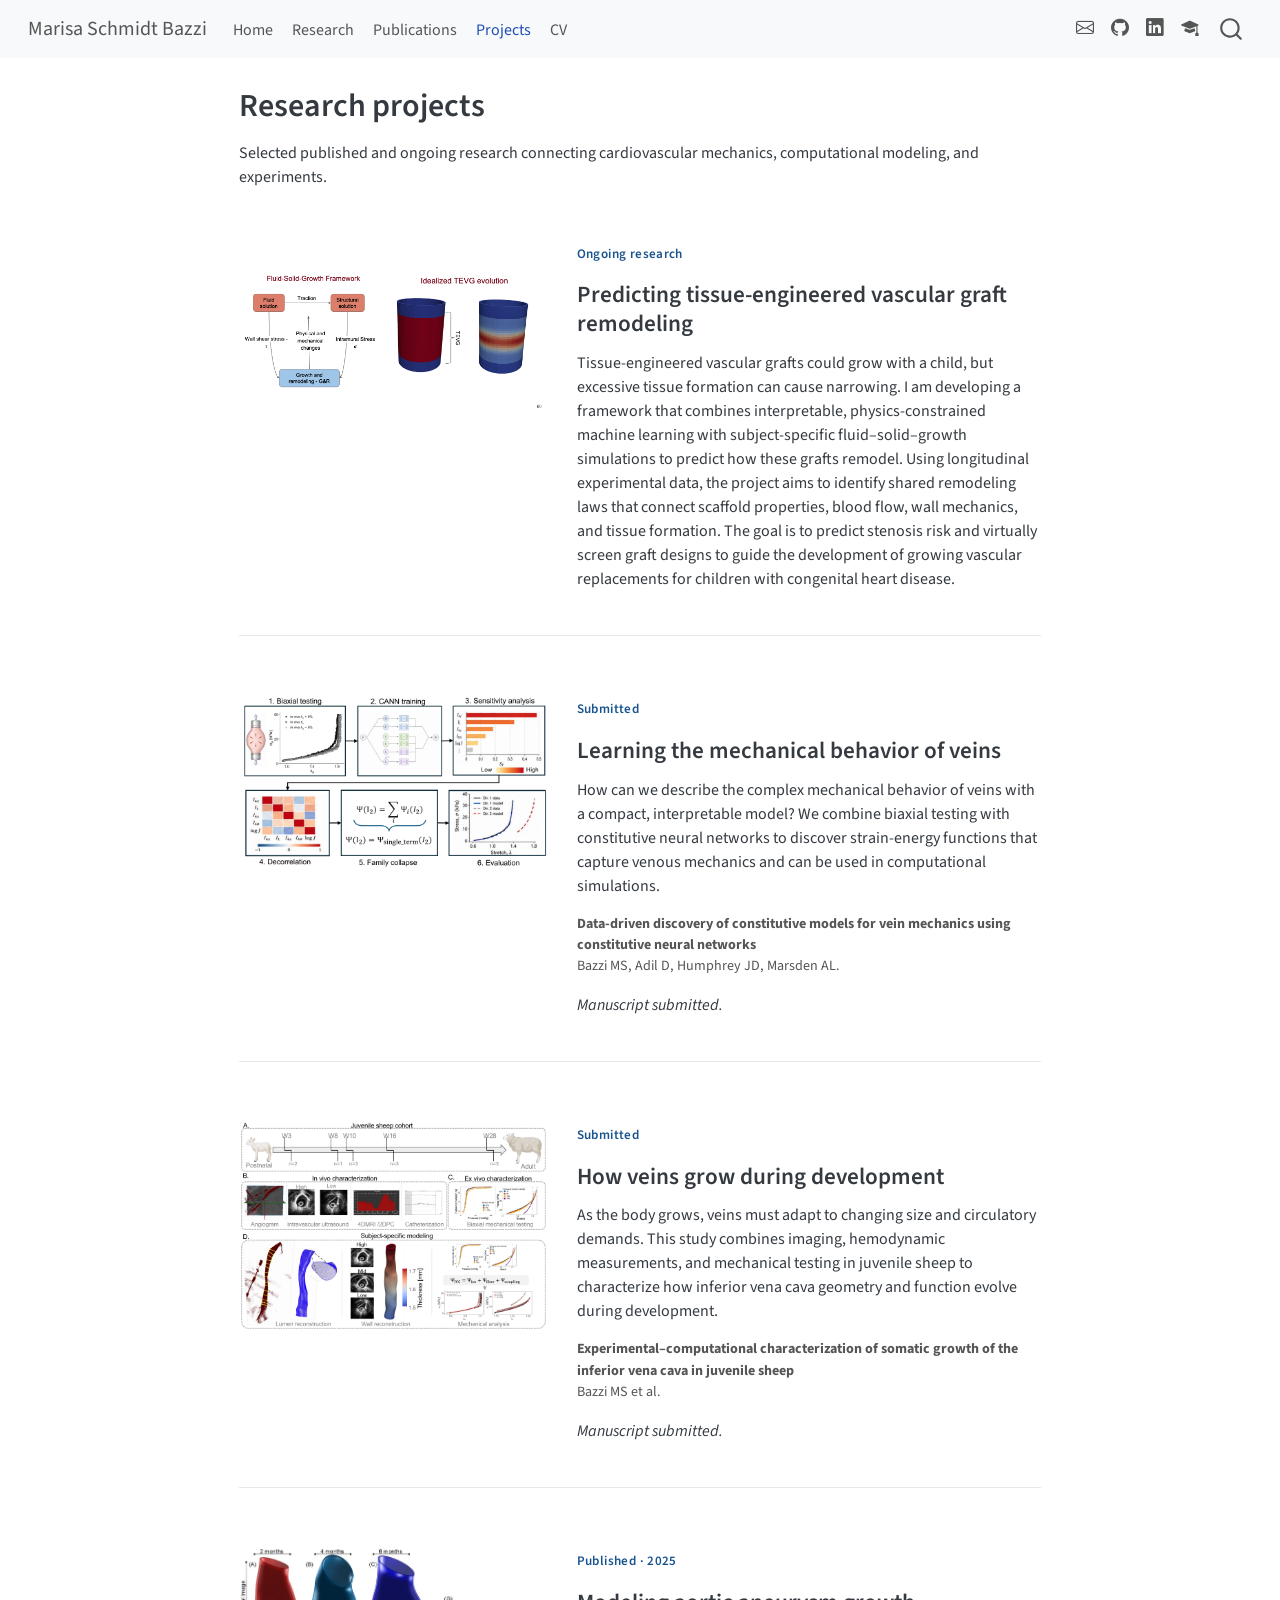
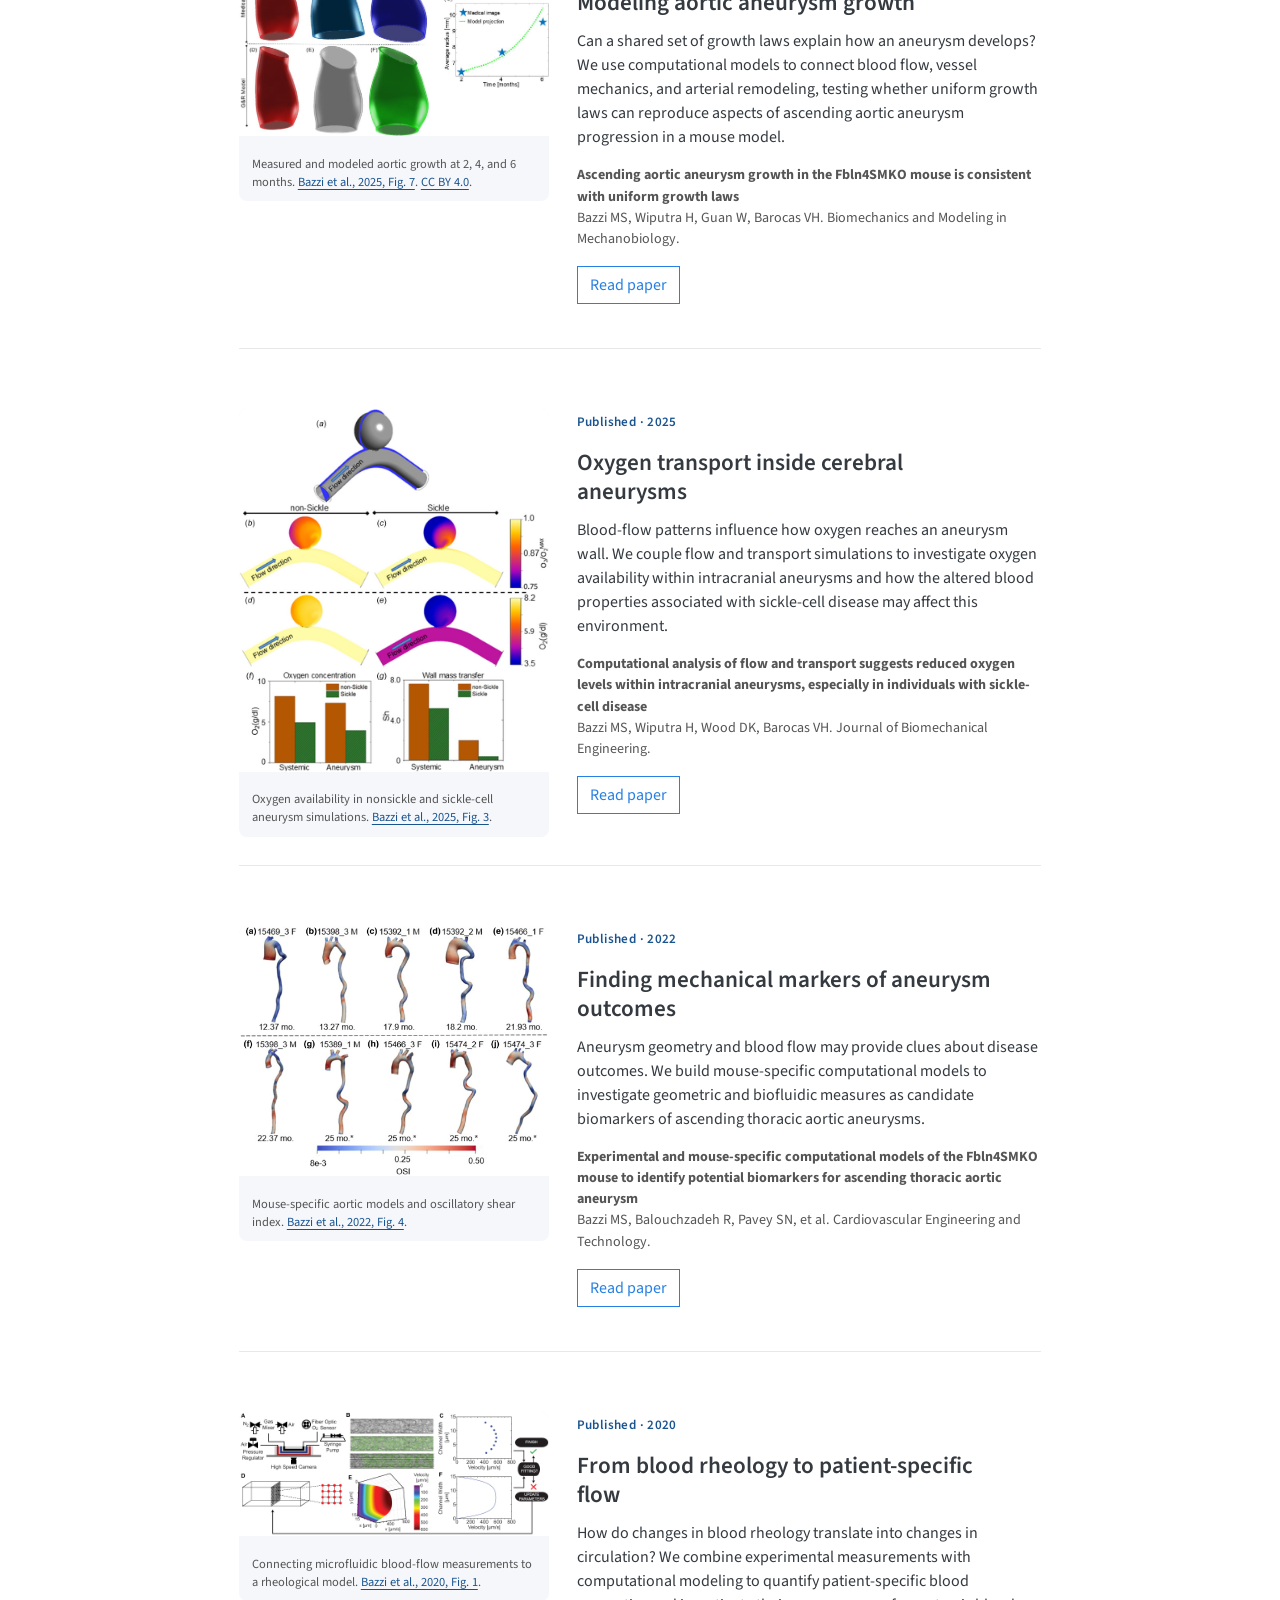
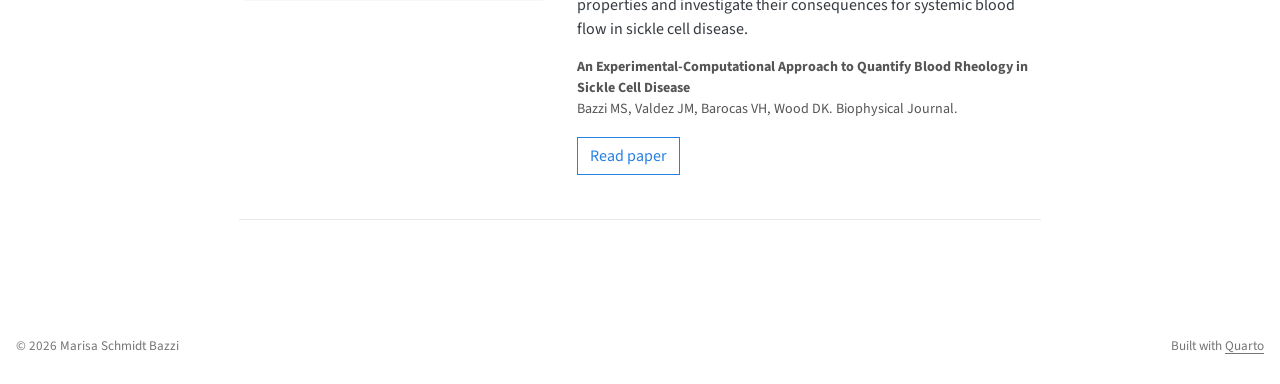
<file: projects.html>
<!DOCTYPE html>
<html xmlns="http://www.w3.org/1999/xhtml" lang="en" xml:lang="en"><head>

<meta charset="utf-8">
<meta name="generator" content="quarto-1.10.18">

<meta name="viewport" content="width=device-width, initial-scale=1.0, user-scalable=yes">


<title>Research projects – Marisa Schmidt Bazzi</title>
<style>
/* Default styles provided by pandoc.
** See https://pandoc.org/MANUAL.html#variables-for-html for config info.
*/
span.smallcaps{font-variant: small-caps;}
div.columns{display: flex; gap: 1.5em;}
div.column{flex: auto;}
@media screen {
div.columns{gap: min(4vw, 1.5em);}
div.column{overflow-x: auto;}
}
div.hanging-indent{margin-left: 1.5em; text-indent: -1.5em;}
ul.task-list{list-style: none;}
ul.task-list li input[type="checkbox"] {
  width: 0.8em;
  margin: 0 0.8em 0.2em -1em; /* quarto-specific, see https://github.com/quarto-dev/quarto-cli/issues/4556 */ 
  vertical-align: middle;
}
</style>


<script src="site_libs/quarto-nav/quarto-nav.js"></script>
<script src="site_libs/quarto-nav/headroom.min.js"></script>
<script src="site_libs/clipboard/clipboard.min.js"></script>
<script src="site_libs/quarto-search/autocomplete.umd.js"></script>
<script src="site_libs/quarto-search/fuse.min.js"></script>
<script src="site_libs/quarto-search/quarto-search.js"></script>
<meta name="quarto:offset" content="./">
<script src="site_libs/quarto-html/quarto.js" type="module"></script>
<script src="site_libs/quarto-html/tabsets/tabsets.js" type="module"></script>
<script src="site_libs/quarto-html/popper.min.js"></script>
<script src="site_libs/quarto-html/tippy.umd.min.js"></script>
<script src="site_libs/quarto-html/anchor.min.js"></script>
<link href="site_libs/quarto-html/tippy.css" rel="stylesheet">
<link href="site_libs/quarto-html/quarto-syntax-highlighting-64a204ab8560d761af7679ceaba22944.css" rel="stylesheet" id="quarto-text-highlighting-styles">
<script src="site_libs/bootstrap/bootstrap.min.js"></script>
<link href="site_libs/bootstrap/bootstrap-icons.css" rel="stylesheet">
<link href="site_libs/bootstrap/bootstrap-02e95facfcdc97134e65e9ab82eb8983.min.css" rel="stylesheet" append-hash="true" id="quarto-bootstrap" data-mode="light">
<script id="quarto-search-options" type="application/json">{
  "location": "navbar",
  "copy-button": false,
  "collapse-after": 3,
  "panel-placement": "end",
  "type": "overlay",
  "limit": 50,
  "keyboard-shortcut": [
    "f",
    "/",
    "s"
  ],
  "show-item-context": false,
  "language": {
    "search-no-results-text": "No results",
    "search-matching-documents-text": "matching documents",
    "search-copy-link-title": "Copy link to search",
    "search-hide-matches-text": "Hide additional matches",
    "search-more-match-text": "more match in this document",
    "search-more-matches-text": "more matches in this document",
    "search-clear-button-title": "Clear",
    "search-text-placeholder": "",
    "search-detached-cancel-button-title": "Cancel",
    "search-submit-button-title": "Submit",
    "search-label": "Search"
  }
}</script>


<link rel="stylesheet" href="styles.css">
</head>

<body class="nav-fixed fullcontent quarto-light">

<div id="quarto-search-results"></div>
  <header id="quarto-header" class="headroom fixed-top">
    <nav class="navbar navbar-expand-lg " data-bs-theme="dark">
      <div class="navbar-container container-fluid">
      <div class="navbar-brand-container mx-auto">
    <a class="navbar-brand" href="./index.html">
    <span class="navbar-title">Marisa Schmidt Bazzi</span>
    </a>
  </div>
            <div id="quarto-search" class="" title="Search"></div>
          <button class="navbar-toggler" type="button" data-bs-toggle="collapse" data-bs-target="#navbarCollapse" aria-controls="navbarCollapse" role="menu" aria-expanded="false" aria-label="Toggle navigation" onclick="if (window.quartoToggleHeadroom) { window.quartoToggleHeadroom(); }">
  <span class="navbar-toggler-icon"></span>
</button>
          <div class="collapse navbar-collapse" id="navbarCollapse">
            <ul class="navbar-nav navbar-nav-scroll me-auto">
  <li class="nav-item">
    <a class="nav-link" href="./index.html"> 
<span class="menu-text">Home</span></a>
  </li>  
  <li class="nav-item">
    <a class="nav-link" href="./research.html"> 
<span class="menu-text">Research</span></a>
  </li>  
  <li class="nav-item">
    <a class="nav-link" href="./publications.html"> 
<span class="menu-text">Publications</span></a>
  </li>  
  <li class="nav-item">
    <a class="nav-link active" href="./projects.html" aria-current="page"> 
<span class="menu-text">Projects</span></a>
  </li>  
  <li class="nav-item">
    <a class="nav-link" href="./cv.html"> 
<span class="menu-text">CV</span></a>
  </li>  
</ul>
            <ul class="navbar-nav navbar-nav-scroll ms-auto">
  <li class="nav-item compact">
    <a class="nav-link" href="mailto:msbazzi@stanford.edu"> <i class="bi bi-envelope" role="img" aria-label="Email">
</i> 
<span class="menu-text"></span></a>
  </li>  
  <li class="nav-item compact">
    <a class="nav-link" href="https://github.com/msbazzi"> <i class="bi bi-github" role="img" aria-label="GitHub">
</i> 
<span class="menu-text"></span></a>
  </li>  
  <li class="nav-item compact">
    <a class="nav-link" href="https://www.linkedin.com/in/marisa-bazzi/"> <i class="bi bi-linkedin" role="img" aria-label="LinkedIn">
</i> 
<span class="menu-text"></span></a>
  </li>  
  <li class="nav-item compact">
    <a class="nav-link" href="https://scholar.google.com/citations?user=GyhokJYAAAAJ"> <i class="bi bi-mortarboard-fill" role="img" aria-label="Google Scholar">
</i> 
<span class="menu-text"></span></a>
  </li>  
</ul>
          </div> <!-- /navcollapse -->
            <div class="quarto-navbar-tools">
</div>
      </div> <!-- /container-fluid -->
    </nav>
</header>
<!-- content -->
<div id="quarto-content" class="quarto-container page-columns page-rows-contents page-layout-article page-navbar">
<!-- sidebar -->
<!-- margin-sidebar -->
    
<!-- main -->
<main class="content" id="quarto-document-content">

<header id="title-block-header" class="quarto-title-block default">
<div class="quarto-title">
<h1 class="title">Research projects</h1>
</div>



<div class="quarto-title-meta">

    
  
    
  </div>
  


</header>


<p>Selected published and ongoing research connecting cardiovascular mechanics, computational modeling, and experiments.</p>
<div class="paper-projects">
<div id="tevg-fluid-solid-growth" class="paper-project">
<div class="paper-project-media">
<p><a href="assets/projects/fsg-framework.png" target="_blank" rel="noopener" aria-label="Open the fluid–solid–growth framework schematic at full size"> <img src="assets/projects/fsg-framework.png" alt="Fluid–solid–growth framework coupling blood flow, structural mechanics, and growth and remodeling, alongside an illustrative change in an idealized tissue-engineered vascular graft." width="1200" height="675" decoding="async"> </a></p>
</div>
<div class="paper-project-content">
<p><span class="paper-project-status">Ongoing research</span></p>
<section id="predicting-tissue-engineered-vascular-graft-remodeling" class="level2">
<h2 class="anchored" data-anchor-id="predicting-tissue-engineered-vascular-graft-remodeling">Predicting tissue-engineered vascular graft remodeling</h2>
<p>Tissue-engineered vascular grafts could grow with a child, but excessive tissue formation can cause narrowing. I am developing a framework that combines interpretable, physics-constrained machine learning with subject-specific fluid–solid–growth simulations to predict how these grafts remodel. Using longitudinal experimental data, the project aims to identify shared remodeling laws that connect scaffold properties, blood flow, wall mechanics, and tissue formation. The goal is to predict stenosis risk and virtually screen graft designs to guide the development of growing vascular replacements for children with congenital heart disease.</p>
</section>
</div>
</div>
<div id="vein-mechanics" class="paper-project">
<div class="paper-project-media">
<p><a href="assets/projects/vein-mechanics-cann.png" target="_blank" rel="noopener" aria-label="Open the vein mechanics CANN workflow figure at full size"> <img src="assets/projects/vein-mechanics-cann.png" alt="Six-stage workflow for discovering a compact vein constitutive model: biaxial testing, CANN training, sensitivity analysis, decorrelation, family collapse, and evaluation against measured stress–stretch responses." width="1800" height="996" decoding="async"> </a></p>
</div>
<div class="paper-project-content">
<p><span class="paper-project-status">Submitted</span></p>
<section id="learning-the-mechanical-behavior-of-veins" class="level2">
<h2 class="anchored" data-anchor-id="learning-the-mechanical-behavior-of-veins">Learning the mechanical behavior of veins</h2>
<p>How can we describe the complex mechanical behavior of veins with a compact, interpretable model? We combine biaxial testing with constitutive neural networks to discover strain-energy functions that capture venous mechanics and can be used in computational simulations.</p>
<div class="paper-project-citation">
<p><strong>Data-driven discovery of constitutive models for vein mechanics using constitutive neural networks</strong><br>
Bazzi MS, Adil D, Humphrey JD, Marsden AL.</p>
</div>
<p><em>Manuscript submitted.</em></p>
</section>
</div>
</div>
<div id="ivc-development" class="paper-project">
<div class="paper-project-media">
<p><a href="assets/projects/ivc-development.png" target="_blank" rel="noopener" aria-label="Open the vein development study overview at full size"> <img src="assets/projects/ivc-development.png" alt="Overview of the juvenile sheep IVC development study, showing age groups from 3 to 28 weeks; in vivo angiography, intravascular ultrasound, MRI, and catheterization; ex vivo biaxial testing; and subject-specific lumen and wall reconstruction and mechanical analysis." width="1800" height="1215" loading="lazy" decoding="async"> </a></p>
</div>
<div class="paper-project-content">
<p><span class="paper-project-status">Submitted</span></p>
<section id="how-veins-grow-during-development" class="level2">
<h2 class="anchored" data-anchor-id="how-veins-grow-during-development">How veins grow during development</h2>
<p>As the body grows, veins must adapt to changing size and circulatory demands. This study combines imaging, hemodynamic measurements, and mechanical testing in juvenile sheep to characterize how inferior vena cava geometry and function evolve during development.</p>
<div class="paper-project-citation">
<p><strong>Experimental–computational characterization of somatic growth of the inferior vena cava in juvenile sheep</strong><br>
Bazzi MS et al.</p>
</div>
<p><em>Manuscript submitted.</em></p>
</section>
</div>
</div>
<div id="aortic-growth" class="paper-project">
<figure class="paper-project-media figure">
<a href="assets/projects/aortic-growth-paper.png" target="_blank" rel="noopener" aria-label="Open Figure 7 from the aortic aneurysm growth paper at full size"> <img src="assets/projects/aortic-growth-paper.png" alt="Figure 7 compares measured aortic shapes with growth and remodeling model predictions at 2, 4, and 6 months, alongside measured and predicted average radius over time." width="685" height="417" loading="lazy" decoding="async" class="figure-img"> </a>
<figcaption>
Measured and modeled aortic growth at 2, 4, and 6 months. <a href="https://doi.org/10.1007/s10237-025-01972-5" target="_blank" rel="noopener">Bazzi et al., 2025, Fig. 7</a>. <a href="https://creativecommons.org/licenses/by/4.0/" target="_blank" rel="noopener">CC BY 4.0</a>.
</figcaption>
</figure>
<div class="paper-project-content">
<p><span class="paper-project-status">Published · 2025</span></p>
<section id="modeling-aortic-aneurysm-growth" class="level2">
<h2 class="anchored" data-anchor-id="modeling-aortic-aneurysm-growth">Modeling aortic aneurysm growth</h2>
<p>Can a shared set of growth laws explain how an aneurysm develops? We use computational models to connect blood flow, vessel mechanics, and arterial remodeling, testing whether uniform growth laws can reproduce aspects of ascending aortic aneurysm progression in a mouse model.</p>
<div class="paper-project-citation">
<p><strong>Ascending aortic aneurysm growth in the Fbln4SMKO mouse is consistent with uniform growth laws</strong><br>
Bazzi MS, Wiputra H, Guan W, Barocas VH. Biomechanics and Modeling in Mechanobiology.</p>
</div>
<p><a href="https://doi.org/10.1007/s10237-025-01972-5" class="btn btn-outline-primary">Read paper</a></p>
</section>
</div>
</div>
<div id="aneurysm-oxygen" class="paper-project">
<figure class="paper-project-media figure">
<a href="assets/projects/aneurysm-oxygen.jpg" target="_blank" rel="noopener" aria-label="Open figure at full size"> <img src="assets/projects/aneurysm-oxygen.jpg" alt="Figure 3 comparing normalized and total oxygen concentration and wall oxygen transport in nonsickle and sickle-cell aneurysm simulations." width="768" height="900" loading="lazy" decoding="async" class="figure-img"> </a>
<figcaption>
Oxygen availability in nonsickle and sickle-cell aneurysm simulations. <a href="https://pmc.ncbi.nlm.nih.gov/articles/PMC11748962/#F3" target="_blank" rel="noopener">Bazzi et al., 2025, Fig. 3</a>.
</figcaption>
</figure>
<div class="paper-project-content">
<p><span class="paper-project-status">Published · 2025</span></p>
<section id="oxygen-transport-inside-cerebral-aneurysms" class="level2">
<h2 class="anchored" data-anchor-id="oxygen-transport-inside-cerebral-aneurysms">Oxygen transport inside cerebral aneurysms</h2>
<p>Blood-flow patterns influence how oxygen reaches an aneurysm wall. We couple flow and transport simulations to investigate oxygen availability within intracranial aneurysms and how the altered blood properties associated with sickle-cell disease may affect this environment.</p>
<div class="paper-project-citation">
<p><strong>Computational analysis of flow and transport suggests reduced oxygen levels within intracranial aneurysms, especially in individuals with sickle-cell disease</strong><br>
Bazzi MS, Wiputra H, Wood DK, Barocas VH. Journal of Biomechanical Engineering.</p>
</div>
<p><a href="https://doi.org/10.1115/1.4067323" class="btn btn-outline-primary">Read paper</a></p>
</section>
</div>
</div>
<div id="aneurysm-biomarkers" class="paper-project">
<figure class="paper-project-media figure">
<a href="assets/projects/aneurysm-biomarkers.jpg" target="_blank" rel="noopener" aria-label="Open figure at full size"> <img src="assets/projects/aneurysm-biomarkers.jpg" alt="Figure 4 showing oscillatory shear index distributions in ten mouse-specific aortic models, ordered by lifespan." width="1050" height="850" loading="lazy" decoding="async" class="figure-img"> </a>
<figcaption>
Mouse-specific aortic models and oscillatory shear index. <a href="https://pmc.ncbi.nlm.nih.gov/articles/PMC9304450/#F4" target="_blank" rel="noopener">Bazzi et al., 2022, Fig. 4</a>.
</figcaption>
</figure>
<div class="paper-project-content">
<p><span class="paper-project-status">Published · 2022</span></p>
<section id="finding-mechanical-markers-of-aneurysm-outcomes" class="level2">
<h2 class="anchored" data-anchor-id="finding-mechanical-markers-of-aneurysm-outcomes">Finding mechanical markers of aneurysm outcomes</h2>
<p>Aneurysm geometry and blood flow may provide clues about disease outcomes. We build mouse-specific computational models to investigate geometric and biofluidic measures as candidate biomarkers of ascending thoracic aortic aneurysms.</p>
<div class="paper-project-citation">
<p><strong>Experimental and mouse-specific computational models of the Fbln4SMKO mouse to identify potential biomarkers for ascending thoracic aortic aneurysm</strong><br>
Bazzi MS, Balouchzadeh R, Pavey SN, et al.&nbsp;Cardiovascular Engineering and Technology.</p>
</div>
<p><a href="https://doi.org/10.1007/s13239-021-00600-4" class="btn btn-outline-primary">Read paper</a></p>
</section>
</div>
</div>
<div id="sickle-cell-rheology" class="paper-project">
<figure class="paper-project-media figure">
<a href="assets/projects/sickle-cell-rheology.jpg" target="_blank" rel="noopener" aria-label="Open figure at full size"> <img src="assets/projects/sickle-cell-rheology.jpg" alt="Figure 1 showing controlled microfluidic blood-flow experiments, velocity tracking, and iterative fitting of a computational rheology model." width="750" height="302" loading="lazy" decoding="async" class="figure-img"> </a>
<figcaption>
Connecting microfluidic blood-flow measurements to a rheological model. <a href="https://pmc.ncbi.nlm.nih.gov/articles/PMC7732763/#fig1" target="_blank" rel="noopener">Bazzi et al., 2020, Fig. 1</a>.
</figcaption>
</figure>
<div class="paper-project-content">
<p><span class="paper-project-status">Published · 2020</span></p>
<section id="from-blood-rheology-to-patient-specific-flow" class="level2">
<h2 class="anchored" data-anchor-id="from-blood-rheology-to-patient-specific-flow">From blood rheology to patient-specific flow</h2>
<p>How do changes in blood rheology translate into changes in circulation? We combine experimental measurements with computational modeling to quantify patient-specific blood properties and investigate their consequences for systemic blood flow in sickle cell disease.</p>
<div class="paper-project-citation">
<p><strong>An Experimental-Computational Approach to Quantify Blood Rheology in Sickle Cell Disease</strong><br>
Bazzi MS, Valdez JM, Barocas VH, Wood DK. Biophysical Journal.</p>
</div>
<p><a href="https://doi.org/10.1016/j.bpj.2020.10.011" class="btn btn-outline-primary">Read paper</a></p>
</section>
</div>
</div>
</div>



</main> <!-- /main -->
<script id="quarto-html-after-body" type="application/javascript">
  window.document.addEventListener("DOMContentLoaded", function (event) {
    const icon = "";
    const anchorJS = new window.AnchorJS();
    anchorJS.options = {
      placement: 'right',
      icon: icon
    };
    anchorJS.add('.anchored');
    const isCodeAnnotation = (el) => {
      for (const clz of el.classList) {
        if (clz.startsWith('code-annotation-')) {                     
          return true;
        }
      }
      return false;
    }
    const onCopySuccess = function(e) {
      // button target
      const button = e.trigger;
      // don't keep focus
      button.blur();
      // flash "checked"
      button.classList.add('code-copy-button-checked');
      var currentTitle = button.getAttribute("title");
      button.setAttribute("title", "Copied!");
      let tooltip;
      if (window.bootstrap) {
        button.setAttribute("data-bs-toggle", "tooltip");
        button.setAttribute("data-bs-placement", "left");
        button.setAttribute("data-bs-title", "Copied!");
        tooltip = new bootstrap.Tooltip(button, 
          { trigger: "manual", 
            customClass: "code-copy-button-tooltip",
            offset: [0, -8]});
        tooltip.show();    
      }
      setTimeout(function() {
        if (tooltip) {
          tooltip.hide();
          button.removeAttribute("data-bs-title");
          button.removeAttribute("data-bs-toggle");
          button.removeAttribute("data-bs-placement");
        }
        button.setAttribute("title", currentTitle);
        button.classList.remove('code-copy-button-checked');
      }, 1000);
      // clear code selection
      e.clearSelection();
    }
    const getTextToCopy = function(trigger) {
      const outerScaffold = trigger.parentElement.cloneNode(true);
      const codeEl = outerScaffold.querySelector('code');
      for (const childEl of codeEl.children) {
        if (isCodeAnnotation(childEl)) {
          childEl.remove();
        }
      }
      return codeEl.innerText;
    }
    const clipboard = new window.ClipboardJS('.code-copy-button:not([data-in-quarto-modal])', {
      text: getTextToCopy
    });
    clipboard.on('success', onCopySuccess);
    if (window.document.getElementById('quarto-embedded-source-code-modal')) {
      const clipboardModal = new window.ClipboardJS('.code-copy-button[data-in-quarto-modal]', {
        text: getTextToCopy,
        container: window.document.getElementById('quarto-embedded-source-code-modal')
      });
      clipboardModal.on('success', onCopySuccess);
    }
      var localhostRegex = new RegExp(/^(?:http|https):\/\/localhost\:?[0-9]*\//);
      var mailtoRegex = new RegExp(/^mailto:/);
        var filterRegex = new RegExp("https:\/\/msbazzi\.github\.io");
      var isInternal = (href) => {
          return filterRegex.test(href) || localhostRegex.test(href) || mailtoRegex.test(href);
      }
      // Inspect non-navigation links and adorn them if external
     var links = window.document.querySelectorAll('a[href]:not(.nav-link):not(.navbar-brand):not(.toc-action):not(.sidebar-link):not(.sidebar-item-toggle):not(.pagination-link):not(.no-external):not([aria-hidden]):not(.dropdown-item):not(.quarto-navigation-tool):not(.about-link)');
      for (var i=0; i<links.length; i++) {
        const link = links[i];
        if (!isInternal(link.href)) {
          // undo the damage that might have been done by quarto-nav.js in the case of
          // links that we want to consider external
          if (link.dataset.originalHref !== undefined) {
            link.href = link.dataset.originalHref;
          }
        }
      }
    function tippyHover(el, contentFn, onTriggerFn, onUntriggerFn) {
      const config = {
        allowHTML: true,
        maxWidth: 500,
        delay: 100,
        arrow: false,
        appendTo: function(el) {
            return el.parentElement;
        },
        interactive: true,
        interactiveBorder: 10,
        theme: 'quarto',
        placement: 'bottom-start',
      };
      if (contentFn) {
        config.content = contentFn;
      }
      if (onTriggerFn) {
        config.onTrigger = onTriggerFn;
      }
      if (onUntriggerFn) {
        config.onUntrigger = onUntriggerFn;
      }
      window.tippy(el, config); 
    }
    const noterefs = window.document.querySelectorAll('a[role="doc-noteref"]');
    for (var i=0; i<noterefs.length; i++) {
      const ref = noterefs[i];
      tippyHover(ref, function() {
        // use id or data attribute instead here
        let href = ref.getAttribute('data-footnote-href') || ref.getAttribute('href');
        try { href = new URL(href).hash; } catch {}
        const id = href.replace(/^#\/?/, "");
        const note = window.document.getElementById(id);
        if (note) {
          return note.innerHTML;
        } else {
          return "";
        }
      });
    }
    const xrefs = window.document.querySelectorAll('a.quarto-xref');
    const processXRef = (id, note) => {
      // Strip column container classes
      const stripColumnClz = (el) => {
        el.classList.remove("page-full", "page-columns");
        if (el.children) {
          for (const child of el.children) {
            stripColumnClz(child);
          }
        }
      }
      stripColumnClz(note)
      if (id === null || id.startsWith('sec-')) {
        // Special case sections, only their first couple elements
        const container = document.createElement("div");
        if (note.children && note.children.length > 2) {
          container.appendChild(note.children[0].cloneNode(true));
          for (let i = 1; i < note.children.length; i++) {
            const child = note.children[i];
            if (child.tagName === "P" && child.innerText === "") {
              continue;
            } else {
              container.appendChild(child.cloneNode(true));
              break;
            }
          }
          if (window.Quarto?.typesetMath) {
            window.Quarto.typesetMath(container);
          }
          return container.innerHTML
        } else {
          if (window.Quarto?.typesetMath) {
            window.Quarto.typesetMath(note);
          }
          return note.innerHTML;
        }
      } else {
        // Remove any anchor links if they are present
        const anchorLink = note.querySelector('a.anchorjs-link');
        if (anchorLink) {
          anchorLink.remove();
        }
        if (window.Quarto?.typesetMath) {
          window.Quarto.typesetMath(note);
        }
        if (note.classList.contains("callout")) {
          return note.outerHTML;
        } else {
          return note.innerHTML;
        }
      }
    }
    for (var i=0; i<xrefs.length; i++) {
      const xref = xrefs[i];
      tippyHover(xref, undefined, function(instance) {
        instance.disable();
        let url = xref.getAttribute('href');
        let hash = undefined; 
        if (url.startsWith('#')) {
          hash = url;
        } else {
          try { hash = new URL(url).hash; } catch {}
        }
        if (hash) {
          const id = hash.replace(/^#\/?/, "");
          const note = window.document.getElementById(id);
          if (note !== null) {
            try {
              const html = processXRef(id, note.cloneNode(true));
              instance.setContent(html);
            } finally {
              instance.enable();
              instance.show();
            }
          } else {
            // See if we can fetch this
            fetch(url.split('#')[0])
            .then(res => res.text())
            .then(html => {
              const parser = new DOMParser();
              const htmlDoc = parser.parseFromString(html, "text/html");
              const note = htmlDoc.getElementById(id);
              if (note !== null) {
                const html = processXRef(id, note);
                instance.setContent(html);
              } 
            }).finally(() => {
              instance.enable();
              instance.show();
            });
          }
        } else {
          // See if we can fetch a full url (with no hash to target)
          // This is a special case and we should probably do some content thinning / targeting
          fetch(url)
          .then(res => res.text())
          .then(html => {
            const parser = new DOMParser();
            const htmlDoc = parser.parseFromString(html, "text/html");
            const note = htmlDoc.querySelector('main.content');
            if (note !== null) {
              // This should only happen for chapter cross references
              // (since there is no id in the URL)
              // remove the first header
              if (note.children.length > 0 && note.children[0].tagName === "HEADER") {
                note.children[0].remove();
              }
              const html = processXRef(null, note);
              instance.setContent(html);
            } 
          }).finally(() => {
            instance.enable();
            instance.show();
          });
        }
      }, function(instance) {
      });
    }
        let selectedAnnoteEl;
        const selectorForAnnotation = ( cell, annotation) => {
          let cellAttr = 'data-code-cell="' + cell + '"';
          let lineAttr = 'data-code-annotation="' +  annotation + '"';
          const selector = 'span[' + cellAttr + '][' + lineAttr + ']';
          return selector;
        }
        const selectCodeLines = (annoteEl) => {
          const doc = window.document;
          const targetCell = annoteEl.getAttribute("data-target-cell");
          const targetAnnotation = annoteEl.getAttribute("data-target-annotation");
          const annoteSpan = window.document.querySelector(selectorForAnnotation(targetCell, targetAnnotation));
          const lines = annoteSpan.getAttribute("data-code-lines").split(",");
          const lineIds = lines.map((line) => {
            return targetCell + "-" + line;
          })
          let top = null;
          let height = null;
          let parent = null;
          if (lineIds.length > 0) {
              //compute the position of the single el (top and bottom and make a div)
              const el = window.document.getElementById(lineIds[0]);
              top = el.offsetTop;
              height = el.offsetHeight;
              parent = el.parentElement.parentElement;
            if (lineIds.length > 1) {
              const lastEl = window.document.getElementById(lineIds[lineIds.length - 1]);
              const bottom = lastEl.offsetTop + lastEl.offsetHeight;
              height = bottom - top;
            }
            if (top !== null && height !== null && parent !== null) {
              // cook up a div (if necessary) and position it 
              let div = window.document.getElementById("code-annotation-line-highlight");
              if (div === null) {
                div = window.document.createElement("div");
                div.setAttribute("id", "code-annotation-line-highlight");
                div.style.position = 'absolute';
                parent.appendChild(div);
              }
              div.style.top = top - 2 + "px";
              div.style.height = height + 4 + "px";
              div.style.left = 0;
              let gutterDiv = window.document.getElementById("code-annotation-line-highlight-gutter");
              if (gutterDiv === null) {
                gutterDiv = window.document.createElement("div");
                gutterDiv.setAttribute("id", "code-annotation-line-highlight-gutter");
                gutterDiv.style.position = 'absolute';
                const codeCell = window.document.getElementById(targetCell);
                const gutter = codeCell.querySelector('.code-annotation-gutter');
                gutter.appendChild(gutterDiv);
              }
              gutterDiv.style.top = top - 2 + "px";
              gutterDiv.style.height = height + 4 + "px";
            }
            selectedAnnoteEl = annoteEl;
          }
        };
        const unselectCodeLines = () => {
          const elementsIds = ["code-annotation-line-highlight", "code-annotation-line-highlight-gutter"];
          elementsIds.forEach((elId) => {
            const div = window.document.getElementById(elId);
            if (div) {
              div.remove();
            }
          });
          selectedAnnoteEl = undefined;
        };
          // Handle positioning of the toggle
      window.addEventListener(
        "resize",
        throttle(() => {
          elRect = undefined;
          if (selectedAnnoteEl) {
            selectCodeLines(selectedAnnoteEl);
          }
        }, 10)
      );
      function throttle(fn, ms) {
      let throttle = false;
      let timer;
        return (...args) => {
          if(!throttle) { // first call gets through
              fn.apply(this, args);
              throttle = true;
          } else { // all the others get throttled
              if(timer) clearTimeout(timer); // cancel #2
              timer = setTimeout(() => {
                fn.apply(this, args);
                timer = throttle = false;
              }, ms);
          }
        };
      }
        // Attach click handler to the DT
        const annoteDls = window.document.querySelectorAll('dt[data-target-cell]');
        for (const annoteDlNode of annoteDls) {
          annoteDlNode.addEventListener('click', (event) => {
            const clickedEl = event.target;
            if (clickedEl !== selectedAnnoteEl) {
              unselectCodeLines();
              const activeEl = window.document.querySelector('dt[data-target-cell].code-annotation-active');
              if (activeEl) {
                activeEl.classList.remove('code-annotation-active');
              }
              selectCodeLines(clickedEl);
              clickedEl.classList.add('code-annotation-active');
            } else {
              // Unselect the line
              unselectCodeLines();
              clickedEl.classList.remove('code-annotation-active');
            }
          });
        }
    const findCites = (el) => {
      const parentEl = el.parentElement;
      if (parentEl) {
        const cites = parentEl.dataset.cites;
        if (cites) {
          return {
            el,
            cites: cites.split(' ')
          };
        } else {
          return findCites(el.parentElement)
        }
      } else {
        return undefined;
      }
    };
    var bibliorefs = window.document.querySelectorAll('a[role="doc-biblioref"]');
    for (var i=0; i<bibliorefs.length; i++) {
      const ref = bibliorefs[i];
      const citeInfo = findCites(ref);
      if (citeInfo) {
        tippyHover(citeInfo.el, function() {
          var popup = window.document.createElement('div');
          citeInfo.cites.forEach(function(cite) {
            var citeDiv = window.document.createElement('div');
            citeDiv.classList.add('hanging-indent');
            citeDiv.classList.add('csl-entry');
            var biblioDiv = window.document.getElementById('ref-' + cite);
            if (biblioDiv) {
              citeDiv.innerHTML = biblioDiv.innerHTML;
            }
            popup.appendChild(citeDiv);
          });
          return popup.innerHTML;
        });
      }
    }
  });
  </script>
</div> <!-- /content -->
<footer class="footer">
  <div class="nav-footer">
    <div class="nav-footer-left">
<p>© 2026 Marisa Schmidt Bazzi</p>
</div>   
    <div class="nav-footer-center">
      &nbsp;
    </div>
    <div class="nav-footer-right">
<p>Built with <a href="https://quarto.org">Quarto</a></p>
</div>
  </div>
</footer>




</body></html>
</file>
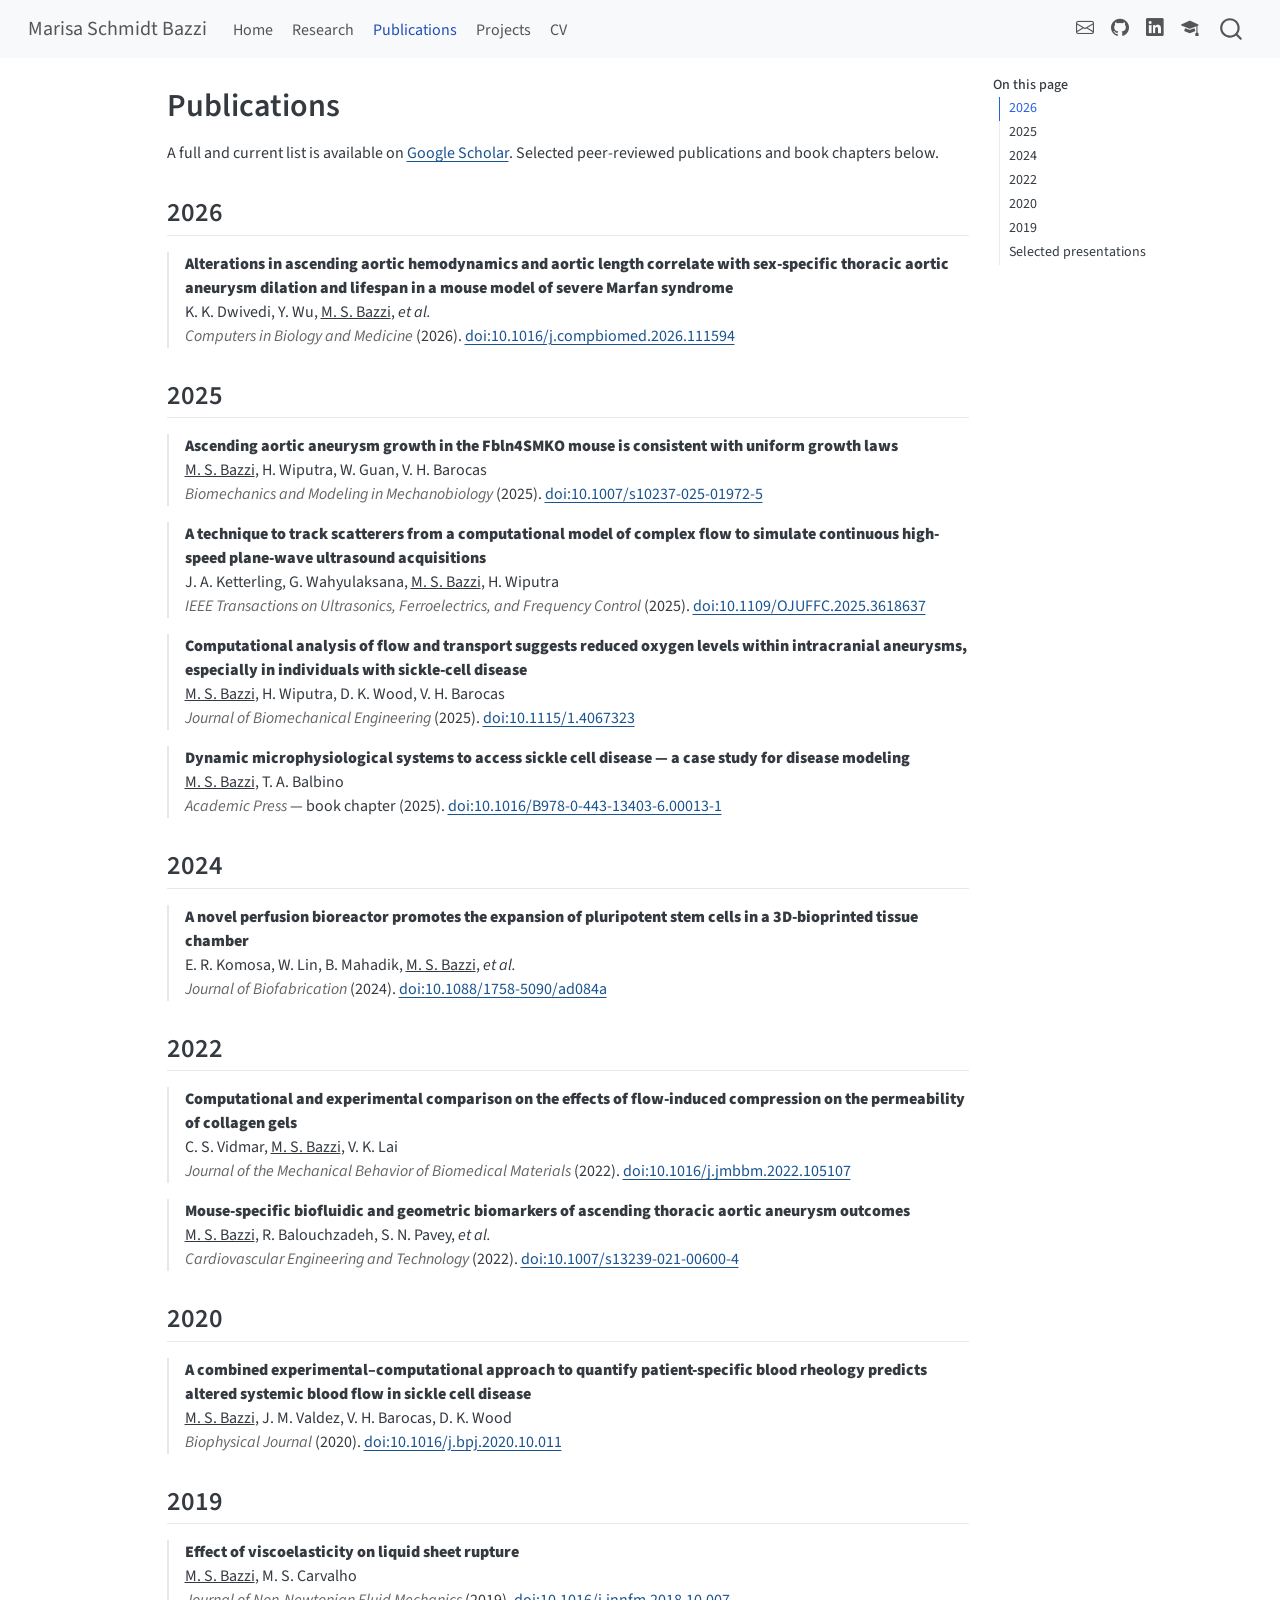
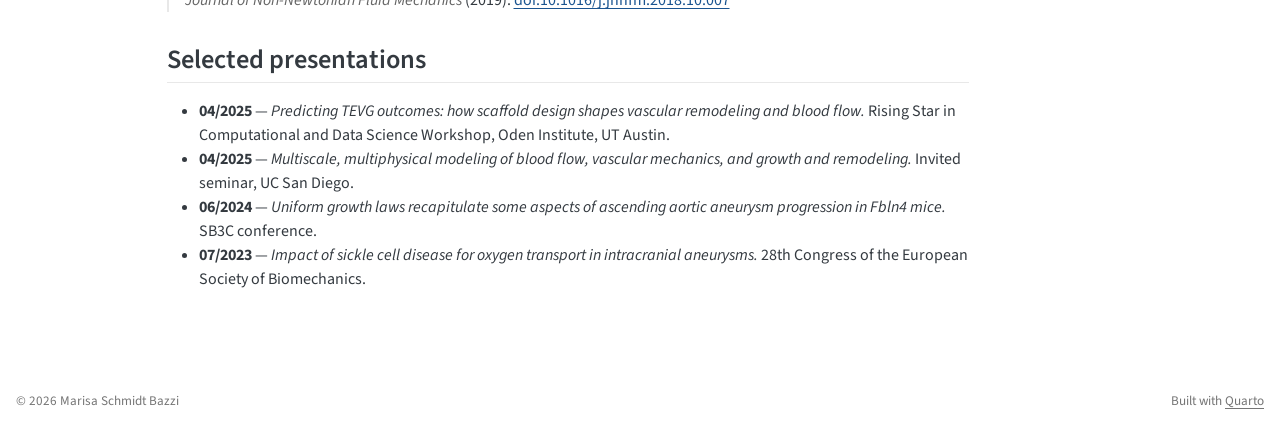
<file: publications.html>
<!DOCTYPE html>
<html xmlns="http://www.w3.org/1999/xhtml" lang="en" xml:lang="en"><head>

<meta charset="utf-8">
<meta name="generator" content="quarto-1.10.18">

<meta name="viewport" content="width=device-width, initial-scale=1.0, user-scalable=yes">


<title>Publications – Marisa Schmidt Bazzi</title>
<style>
/* Default styles provided by pandoc.
** See https://pandoc.org/MANUAL.html#variables-for-html for config info.
*/
span.smallcaps{font-variant: small-caps;}
div.columns{display: flex; gap: 1.5em;}
div.column{flex: auto;}
@media screen {
div.columns{gap: min(4vw, 1.5em);}
div.column{overflow-x: auto;}
}
div.hanging-indent{margin-left: 1.5em; text-indent: -1.5em;}
ul.task-list{list-style: none;}
ul.task-list li input[type="checkbox"] {
  width: 0.8em;
  margin: 0 0.8em 0.2em -1em; /* quarto-specific, see https://github.com/quarto-dev/quarto-cli/issues/4556 */ 
  vertical-align: middle;
}
</style>


<script src="site_libs/quarto-nav/quarto-nav.js"></script>
<script src="site_libs/quarto-nav/headroom.min.js"></script>
<script src="site_libs/clipboard/clipboard.min.js"></script>
<script src="site_libs/quarto-search/autocomplete.umd.js"></script>
<script src="site_libs/quarto-search/fuse.min.js"></script>
<script src="site_libs/quarto-search/quarto-search.js"></script>
<meta name="quarto:offset" content="./">
<script src="site_libs/quarto-html/quarto.js" type="module"></script>
<script src="site_libs/quarto-html/tabsets/tabsets.js" type="module"></script>
<script src="site_libs/quarto-html/popper.min.js"></script>
<script src="site_libs/quarto-html/tippy.umd.min.js"></script>
<script src="site_libs/quarto-html/anchor.min.js"></script>
<link href="site_libs/quarto-html/tippy.css" rel="stylesheet">
<link href="site_libs/quarto-html/quarto-syntax-highlighting-64a204ab8560d761af7679ceaba22944.css" rel="stylesheet" id="quarto-text-highlighting-styles">
<script src="site_libs/bootstrap/bootstrap.min.js"></script>
<link href="site_libs/bootstrap/bootstrap-icons.css" rel="stylesheet">
<link href="site_libs/bootstrap/bootstrap-02e95facfcdc97134e65e9ab82eb8983.min.css" rel="stylesheet" append-hash="true" id="quarto-bootstrap" data-mode="light">
<script id="quarto-search-options" type="application/json">{
  "location": "navbar",
  "copy-button": false,
  "collapse-after": 3,
  "panel-placement": "end",
  "type": "overlay",
  "limit": 50,
  "keyboard-shortcut": [
    "f",
    "/",
    "s"
  ],
  "show-item-context": false,
  "language": {
    "search-no-results-text": "No results",
    "search-matching-documents-text": "matching documents",
    "search-copy-link-title": "Copy link to search",
    "search-hide-matches-text": "Hide additional matches",
    "search-more-match-text": "more match in this document",
    "search-more-matches-text": "more matches in this document",
    "search-clear-button-title": "Clear",
    "search-text-placeholder": "",
    "search-detached-cancel-button-title": "Cancel",
    "search-submit-button-title": "Submit",
    "search-label": "Search"
  }
}</script>


<link rel="stylesheet" href="styles.css">
</head>

<body class="nav-fixed quarto-light">

<div id="quarto-search-results"></div>
  <header id="quarto-header" class="headroom fixed-top">
    <nav class="navbar navbar-expand-lg " data-bs-theme="dark">
      <div class="navbar-container container-fluid">
      <div class="navbar-brand-container mx-auto">
    <a class="navbar-brand" href="./index.html">
    <span class="navbar-title">Marisa Schmidt Bazzi</span>
    </a>
  </div>
            <div id="quarto-search" class="" title="Search"></div>
          <button class="navbar-toggler" type="button" data-bs-toggle="collapse" data-bs-target="#navbarCollapse" aria-controls="navbarCollapse" role="menu" aria-expanded="false" aria-label="Toggle navigation" onclick="if (window.quartoToggleHeadroom) { window.quartoToggleHeadroom(); }">
  <span class="navbar-toggler-icon"></span>
</button>
          <div class="collapse navbar-collapse" id="navbarCollapse">
            <ul class="navbar-nav navbar-nav-scroll me-auto">
  <li class="nav-item">
    <a class="nav-link" href="./index.html"> 
<span class="menu-text">Home</span></a>
  </li>  
  <li class="nav-item">
    <a class="nav-link" href="./research.html"> 
<span class="menu-text">Research</span></a>
  </li>  
  <li class="nav-item">
    <a class="nav-link active" href="./publications.html" aria-current="page"> 
<span class="menu-text">Publications</span></a>
  </li>  
  <li class="nav-item">
    <a class="nav-link" href="./projects.html"> 
<span class="menu-text">Projects</span></a>
  </li>  
  <li class="nav-item">
    <a class="nav-link" href="./cv.html"> 
<span class="menu-text">CV</span></a>
  </li>  
</ul>
            <ul class="navbar-nav navbar-nav-scroll ms-auto">
  <li class="nav-item compact">
    <a class="nav-link" href="mailto:msbazzi@stanford.edu"> <i class="bi bi-envelope" role="img" aria-label="Email">
</i> 
<span class="menu-text"></span></a>
  </li>  
  <li class="nav-item compact">
    <a class="nav-link" href="https://github.com/msbazzi"> <i class="bi bi-github" role="img" aria-label="GitHub">
</i> 
<span class="menu-text"></span></a>
  </li>  
  <li class="nav-item compact">
    <a class="nav-link" href="https://www.linkedin.com/in/marisa-bazzi/"> <i class="bi bi-linkedin" role="img" aria-label="LinkedIn">
</i> 
<span class="menu-text"></span></a>
  </li>  
  <li class="nav-item compact">
    <a class="nav-link" href="https://scholar.google.com/citations?user=GyhokJYAAAAJ"> <i class="bi bi-mortarboard-fill" role="img" aria-label="Google Scholar">
</i> 
<span class="menu-text"></span></a>
  </li>  
</ul>
          </div> <!-- /navcollapse -->
            <div class="quarto-navbar-tools">
</div>
      </div> <!-- /container-fluid -->
    </nav>
</header>
<!-- content -->
<div id="quarto-content" class="quarto-container page-columns page-rows-contents page-layout-article page-navbar">
<!-- sidebar -->
<!-- margin-sidebar -->
    <div id="quarto-margin-sidebar" class="sidebar margin-sidebar">
        <nav id="TOC" role="doc-toc" class="toc-active">
    <h2 id="toc-title">On this page</h2>
   
  <ul>
  <li><a href="#section" id="toc-section" class="nav-link active" data-scroll-target="#section">2026</a></li>
  <li><a href="#section-1" id="toc-section-1" class="nav-link" data-scroll-target="#section-1">2025</a></li>
  <li><a href="#section-2" id="toc-section-2" class="nav-link" data-scroll-target="#section-2">2024</a></li>
  <li><a href="#section-3" id="toc-section-3" class="nav-link" data-scroll-target="#section-3">2022</a></li>
  <li><a href="#section-4" id="toc-section-4" class="nav-link" data-scroll-target="#section-4">2020</a></li>
  <li><a href="#section-5" id="toc-section-5" class="nav-link" data-scroll-target="#section-5">2019</a></li>
  <li><a href="#selected-presentations" id="toc-selected-presentations" class="nav-link" data-scroll-target="#selected-presentations">Selected presentations</a></li>
  </ul>
</nav>
    </div>
<!-- main -->
<main class="content" id="quarto-document-content">

<header id="title-block-header" class="quarto-title-block default">
<div class="quarto-title">
<h1 class="title">Publications</h1>
</div>



<div class="quarto-title-meta">

    
  
    
  </div>
  


</header>


<p>A full and current list is available on <a href="https://scholar.google.com/citations?user=GyhokJYAAAAJ">Google Scholar</a>. Selected peer-reviewed publications and book chapters below.</p>
<section id="section" class="level2">
<h2 class="anchored" data-anchor-id="section">2026</h2>
<div class="pub-entry">
<p><span class="pub-title"><strong>Alterations in ascending aortic hemodynamics and aortic length correlate with sex-specific thoracic aortic aneurysm dilation and lifespan in a mouse model of severe Marfan syndrome</strong></span><br> K. K. Dwivedi, Y. Wu, <u>M. S. Bazzi</u>, <em>et al.</em><br> <span class="pub-venue"><em>Computers in Biology and Medicine</em></span> (2026). <a href="https://doi.org/10.1016/j.compbiomed.2026.111594">doi:10.1016/j.compbiomed.2026.111594</a></p>
</div>
</section>
<section id="section-1" class="level2">
<h2 class="anchored" data-anchor-id="section-1">2025</h2>
<div class="pub-entry">
<p><span class="pub-title"><strong>Ascending aortic aneurysm growth in the Fbln4SMKO mouse is consistent with uniform growth laws</strong></span><br> <u>M. S. Bazzi</u>, H. Wiputra, W. Guan, V. H. Barocas<br> <span class="pub-venue"><em>Biomechanics and Modeling in Mechanobiology</em></span> (2025). <a href="https://doi.org/10.1007/s10237-025-01972-5">doi:10.1007/s10237-025-01972-5</a></p>
</div>
<div class="pub-entry">
<p><span class="pub-title"><strong>A technique to track scatterers from a computational model of complex flow to simulate continuous high-speed plane-wave ultrasound acquisitions</strong></span><br> J. A. Ketterling, G. Wahyulaksana, <u>M. S. Bazzi</u>, H. Wiputra<br> <span class="pub-venue"><em>IEEE Transactions on Ultrasonics, Ferroelectrics, and Frequency Control</em></span> (2025). <a href="https://doi.org/10.1109/OJUFFC.2025.3618637">doi:10.1109/OJUFFC.2025.3618637</a></p>
</div>
<div class="pub-entry">
<p><span class="pub-title"><strong>Computational analysis of flow and transport suggests reduced oxygen levels within intracranial aneurysms, especially in individuals with sickle-cell disease</strong></span><br> <u>M. S. Bazzi</u>, H. Wiputra, D. K. Wood, V. H. Barocas<br> <span class="pub-venue"><em>Journal of Biomechanical Engineering</em></span> (2025). <a href="https://doi.org/10.1115/1.4067323">doi:10.1115/1.4067323</a></p>
</div>
<div class="pub-entry">
<p><span class="pub-title"><strong>Dynamic microphysiological systems to access sickle cell disease — a case study for disease modeling</strong></span><br> <u>M. S. Bazzi</u>, T. A. Balbino<br> <span class="pub-venue"><em>Academic Press</em></span> — book chapter (2025). <a href="https://doi.org/10.1016/B978-0-443-13403-6.00013-1">doi:10.1016/B978-0-443-13403-6.00013-1</a></p>
</div>
</section>
<section id="section-2" class="level2">
<h2 class="anchored" data-anchor-id="section-2">2024</h2>
<div class="pub-entry">
<p><span class="pub-title"><strong>A novel perfusion bioreactor promotes the expansion of pluripotent stem cells in a 3D-bioprinted tissue chamber</strong></span><br> E. R. Komosa, W. Lin, B. Mahadik, <u>M. S. Bazzi</u>, <em>et al.</em><br> <span class="pub-venue"><em>Journal of Biofabrication</em></span> (2024). <a href="https://doi.org/10.1088/1758-5090/ad084a">doi:10.1088/1758-5090/ad084a</a></p>
</div>
</section>
<section id="section-3" class="level2">
<h2 class="anchored" data-anchor-id="section-3">2022</h2>
<div class="pub-entry">
<p><span class="pub-title"><strong>Computational and experimental comparison on the effects of flow-induced compression on the permeability of collagen gels</strong></span><br> C. S. Vidmar, <u>M. S. Bazzi</u>, V. K. Lai<br> <span class="pub-venue"><em>Journal of the Mechanical Behavior of Biomedical Materials</em></span> (2022). <a href="https://doi.org/10.1016/j.jmbbm.2022.105107">doi:10.1016/j.jmbbm.2022.105107</a></p>
</div>
<div class="pub-entry">
<p><span class="pub-title"><strong>Mouse-specific biofluidic and geometric biomarkers of ascending thoracic aortic aneurysm outcomes</strong></span><br> <u>M. S. Bazzi</u>, R. Balouchzadeh, S. N. Pavey, <em>et al.</em><br> <span class="pub-venue"><em>Cardiovascular Engineering and Technology</em></span> (2022). <a href="https://doi.org/10.1007/s13239-021-00600-4">doi:10.1007/s13239-021-00600-4</a></p>
</div>
</section>
<section id="section-4" class="level2">
<h2 class="anchored" data-anchor-id="section-4">2020</h2>
<div class="pub-entry">
<p><span class="pub-title"><strong>A combined experimental–computational approach to quantify patient-specific blood rheology predicts altered systemic blood flow in sickle cell disease</strong></span><br> <u>M. S. Bazzi</u>, J. M. Valdez, V. H. Barocas, D. K. Wood<br> <span class="pub-venue"><em>Biophysical Journal</em></span> (2020). <a href="https://doi.org/10.1016/j.bpj.2020.10.011">doi:10.1016/j.bpj.2020.10.011</a></p>
</div>
</section>
<section id="section-5" class="level2">
<h2 class="anchored" data-anchor-id="section-5">2019</h2>
<div class="pub-entry">
<p><span class="pub-title"><strong>Effect of viscoelasticity on liquid sheet rupture</strong></span><br> <u>M. S. Bazzi</u>, M. S. Carvalho<br> <span class="pub-venue"><em>Journal of Non-Newtonian Fluid Mechanics</em></span> (2019). <a href="https://doi.org/10.1016/j.jnnfm.2018.10.007">doi:10.1016/j.jnnfm.2018.10.007</a></p>
</div>
</section>
<section id="selected-presentations" class="level2">
<h2 class="anchored" data-anchor-id="selected-presentations">Selected presentations</h2>
<ul>
<li><strong>04/2025</strong> — <em>Predicting TEVG outcomes: how scaffold design shapes vascular remodeling and blood flow.</em> Rising Star in Computational and Data Science Workshop, Oden Institute, UT Austin.</li>
<li><strong>04/2025</strong> — <em>Multiscale, multiphysical modeling of blood flow, vascular mechanics, and growth and remodeling.</em> Invited seminar, UC San Diego.</li>
<li><strong>06/2024</strong> — <em>Uniform growth laws recapitulate some aspects of ascending aortic aneurysm progression in Fbln4 mice.</em> SB3C conference.</li>
<li><strong>07/2023</strong> — <em>Impact of sickle cell disease for oxygen transport in intracranial aneurysms.</em> 28th Congress of the European Society of Biomechanics.</li>
</ul>


</section>

</main> <!-- /main -->
<script id="quarto-html-after-body" type="application/javascript">
  window.document.addEventListener("DOMContentLoaded", function (event) {
    const icon = "";
    const anchorJS = new window.AnchorJS();
    anchorJS.options = {
      placement: 'right',
      icon: icon
    };
    anchorJS.add('.anchored');
    const isCodeAnnotation = (el) => {
      for (const clz of el.classList) {
        if (clz.startsWith('code-annotation-')) {                     
          return true;
        }
      }
      return false;
    }
    const onCopySuccess = function(e) {
      // button target
      const button = e.trigger;
      // don't keep focus
      button.blur();
      // flash "checked"
      button.classList.add('code-copy-button-checked');
      var currentTitle = button.getAttribute("title");
      button.setAttribute("title", "Copied!");
      let tooltip;
      if (window.bootstrap) {
        button.setAttribute("data-bs-toggle", "tooltip");
        button.setAttribute("data-bs-placement", "left");
        button.setAttribute("data-bs-title", "Copied!");
        tooltip = new bootstrap.Tooltip(button, 
          { trigger: "manual", 
            customClass: "code-copy-button-tooltip",
            offset: [0, -8]});
        tooltip.show();    
      }
      setTimeout(function() {
        if (tooltip) {
          tooltip.hide();
          button.removeAttribute("data-bs-title");
          button.removeAttribute("data-bs-toggle");
          button.removeAttribute("data-bs-placement");
        }
        button.setAttribute("title", currentTitle);
        button.classList.remove('code-copy-button-checked');
      }, 1000);
      // clear code selection
      e.clearSelection();
    }
    const getTextToCopy = function(trigger) {
      const outerScaffold = trigger.parentElement.cloneNode(true);
      const codeEl = outerScaffold.querySelector('code');
      for (const childEl of codeEl.children) {
        if (isCodeAnnotation(childEl)) {
          childEl.remove();
        }
      }
      return codeEl.innerText;
    }
    const clipboard = new window.ClipboardJS('.code-copy-button:not([data-in-quarto-modal])', {
      text: getTextToCopy
    });
    clipboard.on('success', onCopySuccess);
    if (window.document.getElementById('quarto-embedded-source-code-modal')) {
      const clipboardModal = new window.ClipboardJS('.code-copy-button[data-in-quarto-modal]', {
        text: getTextToCopy,
        container: window.document.getElementById('quarto-embedded-source-code-modal')
      });
      clipboardModal.on('success', onCopySuccess);
    }
      var localhostRegex = new RegExp(/^(?:http|https):\/\/localhost\:?[0-9]*\//);
      var mailtoRegex = new RegExp(/^mailto:/);
        var filterRegex = new RegExp("https:\/\/msbazzi\.github\.io");
      var isInternal = (href) => {
          return filterRegex.test(href) || localhostRegex.test(href) || mailtoRegex.test(href);
      }
      // Inspect non-navigation links and adorn them if external
     var links = window.document.querySelectorAll('a[href]:not(.nav-link):not(.navbar-brand):not(.toc-action):not(.sidebar-link):not(.sidebar-item-toggle):not(.pagination-link):not(.no-external):not([aria-hidden]):not(.dropdown-item):not(.quarto-navigation-tool):not(.about-link)');
      for (var i=0; i<links.length; i++) {
        const link = links[i];
        if (!isInternal(link.href)) {
          // undo the damage that might have been done by quarto-nav.js in the case of
          // links that we want to consider external
          if (link.dataset.originalHref !== undefined) {
            link.href = link.dataset.originalHref;
          }
        }
      }
    function tippyHover(el, contentFn, onTriggerFn, onUntriggerFn) {
      const config = {
        allowHTML: true,
        maxWidth: 500,
        delay: 100,
        arrow: false,
        appendTo: function(el) {
            return el.parentElement;
        },
        interactive: true,
        interactiveBorder: 10,
        theme: 'quarto',
        placement: 'bottom-start',
      };
      if (contentFn) {
        config.content = contentFn;
      }
      if (onTriggerFn) {
        config.onTrigger = onTriggerFn;
      }
      if (onUntriggerFn) {
        config.onUntrigger = onUntriggerFn;
      }
      window.tippy(el, config); 
    }
    const noterefs = window.document.querySelectorAll('a[role="doc-noteref"]');
    for (var i=0; i<noterefs.length; i++) {
      const ref = noterefs[i];
      tippyHover(ref, function() {
        // use id or data attribute instead here
        let href = ref.getAttribute('data-footnote-href') || ref.getAttribute('href');
        try { href = new URL(href).hash; } catch {}
        const id = href.replace(/^#\/?/, "");
        const note = window.document.getElementById(id);
        if (note) {
          return note.innerHTML;
        } else {
          return "";
        }
      });
    }
    const xrefs = window.document.querySelectorAll('a.quarto-xref');
    const processXRef = (id, note) => {
      // Strip column container classes
      const stripColumnClz = (el) => {
        el.classList.remove("page-full", "page-columns");
        if (el.children) {
          for (const child of el.children) {
            stripColumnClz(child);
          }
        }
      }
      stripColumnClz(note)
      if (id === null || id.startsWith('sec-')) {
        // Special case sections, only their first couple elements
        const container = document.createElement("div");
        if (note.children && note.children.length > 2) {
          container.appendChild(note.children[0].cloneNode(true));
          for (let i = 1; i < note.children.length; i++) {
            const child = note.children[i];
            if (child.tagName === "P" && child.innerText === "") {
              continue;
            } else {
              container.appendChild(child.cloneNode(true));
              break;
            }
          }
          if (window.Quarto?.typesetMath) {
            window.Quarto.typesetMath(container);
          }
          return container.innerHTML
        } else {
          if (window.Quarto?.typesetMath) {
            window.Quarto.typesetMath(note);
          }
          return note.innerHTML;
        }
      } else {
        // Remove any anchor links if they are present
        const anchorLink = note.querySelector('a.anchorjs-link');
        if (anchorLink) {
          anchorLink.remove();
        }
        if (window.Quarto?.typesetMath) {
          window.Quarto.typesetMath(note);
        }
        if (note.classList.contains("callout")) {
          return note.outerHTML;
        } else {
          return note.innerHTML;
        }
      }
    }
    for (var i=0; i<xrefs.length; i++) {
      const xref = xrefs[i];
      tippyHover(xref, undefined, function(instance) {
        instance.disable();
        let url = xref.getAttribute('href');
        let hash = undefined; 
        if (url.startsWith('#')) {
          hash = url;
        } else {
          try { hash = new URL(url).hash; } catch {}
        }
        if (hash) {
          const id = hash.replace(/^#\/?/, "");
          const note = window.document.getElementById(id);
          if (note !== null) {
            try {
              const html = processXRef(id, note.cloneNode(true));
              instance.setContent(html);
            } finally {
              instance.enable();
              instance.show();
            }
          } else {
            // See if we can fetch this
            fetch(url.split('#')[0])
            .then(res => res.text())
            .then(html => {
              const parser = new DOMParser();
              const htmlDoc = parser.parseFromString(html, "text/html");
              const note = htmlDoc.getElementById(id);
              if (note !== null) {
                const html = processXRef(id, note);
                instance.setContent(html);
              } 
            }).finally(() => {
              instance.enable();
              instance.show();
            });
          }
        } else {
          // See if we can fetch a full url (with no hash to target)
          // This is a special case and we should probably do some content thinning / targeting
          fetch(url)
          .then(res => res.text())
          .then(html => {
            const parser = new DOMParser();
            const htmlDoc = parser.parseFromString(html, "text/html");
            const note = htmlDoc.querySelector('main.content');
            if (note !== null) {
              // This should only happen for chapter cross references
              // (since there is no id in the URL)
              // remove the first header
              if (note.children.length > 0 && note.children[0].tagName === "HEADER") {
                note.children[0].remove();
              }
              const html = processXRef(null, note);
              instance.setContent(html);
            } 
          }).finally(() => {
            instance.enable();
            instance.show();
          });
        }
      }, function(instance) {
      });
    }
        let selectedAnnoteEl;
        const selectorForAnnotation = ( cell, annotation) => {
          let cellAttr = 'data-code-cell="' + cell + '"';
          let lineAttr = 'data-code-annotation="' +  annotation + '"';
          const selector = 'span[' + cellAttr + '][' + lineAttr + ']';
          return selector;
        }
        const selectCodeLines = (annoteEl) => {
          const doc = window.document;
          const targetCell = annoteEl.getAttribute("data-target-cell");
          const targetAnnotation = annoteEl.getAttribute("data-target-annotation");
          const annoteSpan = window.document.querySelector(selectorForAnnotation(targetCell, targetAnnotation));
          const lines = annoteSpan.getAttribute("data-code-lines").split(",");
          const lineIds = lines.map((line) => {
            return targetCell + "-" + line;
          })
          let top = null;
          let height = null;
          let parent = null;
          if (lineIds.length > 0) {
              //compute the position of the single el (top and bottom and make a div)
              const el = window.document.getElementById(lineIds[0]);
              top = el.offsetTop;
              height = el.offsetHeight;
              parent = el.parentElement.parentElement;
            if (lineIds.length > 1) {
              const lastEl = window.document.getElementById(lineIds[lineIds.length - 1]);
              const bottom = lastEl.offsetTop + lastEl.offsetHeight;
              height = bottom - top;
            }
            if (top !== null && height !== null && parent !== null) {
              // cook up a div (if necessary) and position it 
              let div = window.document.getElementById("code-annotation-line-highlight");
              if (div === null) {
                div = window.document.createElement("div");
                div.setAttribute("id", "code-annotation-line-highlight");
                div.style.position = 'absolute';
                parent.appendChild(div);
              }
              div.style.top = top - 2 + "px";
              div.style.height = height + 4 + "px";
              div.style.left = 0;
              let gutterDiv = window.document.getElementById("code-annotation-line-highlight-gutter");
              if (gutterDiv === null) {
                gutterDiv = window.document.createElement("div");
                gutterDiv.setAttribute("id", "code-annotation-line-highlight-gutter");
                gutterDiv.style.position = 'absolute';
                const codeCell = window.document.getElementById(targetCell);
                const gutter = codeCell.querySelector('.code-annotation-gutter');
                gutter.appendChild(gutterDiv);
              }
              gutterDiv.style.top = top - 2 + "px";
              gutterDiv.style.height = height + 4 + "px";
            }
            selectedAnnoteEl = annoteEl;
          }
        };
        const unselectCodeLines = () => {
          const elementsIds = ["code-annotation-line-highlight", "code-annotation-line-highlight-gutter"];
          elementsIds.forEach((elId) => {
            const div = window.document.getElementById(elId);
            if (div) {
              div.remove();
            }
          });
          selectedAnnoteEl = undefined;
        };
          // Handle positioning of the toggle
      window.addEventListener(
        "resize",
        throttle(() => {
          elRect = undefined;
          if (selectedAnnoteEl) {
            selectCodeLines(selectedAnnoteEl);
          }
        }, 10)
      );
      function throttle(fn, ms) {
      let throttle = false;
      let timer;
        return (...args) => {
          if(!throttle) { // first call gets through
              fn.apply(this, args);
              throttle = true;
          } else { // all the others get throttled
              if(timer) clearTimeout(timer); // cancel #2
              timer = setTimeout(() => {
                fn.apply(this, args);
                timer = throttle = false;
              }, ms);
          }
        };
      }
        // Attach click handler to the DT
        const annoteDls = window.document.querySelectorAll('dt[data-target-cell]');
        for (const annoteDlNode of annoteDls) {
          annoteDlNode.addEventListener('click', (event) => {
            const clickedEl = event.target;
            if (clickedEl !== selectedAnnoteEl) {
              unselectCodeLines();
              const activeEl = window.document.querySelector('dt[data-target-cell].code-annotation-active');
              if (activeEl) {
                activeEl.classList.remove('code-annotation-active');
              }
              selectCodeLines(clickedEl);
              clickedEl.classList.add('code-annotation-active');
            } else {
              // Unselect the line
              unselectCodeLines();
              clickedEl.classList.remove('code-annotation-active');
            }
          });
        }
    const findCites = (el) => {
      const parentEl = el.parentElement;
      if (parentEl) {
        const cites = parentEl.dataset.cites;
        if (cites) {
          return {
            el,
            cites: cites.split(' ')
          };
        } else {
          return findCites(el.parentElement)
        }
      } else {
        return undefined;
      }
    };
    var bibliorefs = window.document.querySelectorAll('a[role="doc-biblioref"]');
    for (var i=0; i<bibliorefs.length; i++) {
      const ref = bibliorefs[i];
      const citeInfo = findCites(ref);
      if (citeInfo) {
        tippyHover(citeInfo.el, function() {
          var popup = window.document.createElement('div');
          citeInfo.cites.forEach(function(cite) {
            var citeDiv = window.document.createElement('div');
            citeDiv.classList.add('hanging-indent');
            citeDiv.classList.add('csl-entry');
            var biblioDiv = window.document.getElementById('ref-' + cite);
            if (biblioDiv) {
              citeDiv.innerHTML = biblioDiv.innerHTML;
            }
            popup.appendChild(citeDiv);
          });
          return popup.innerHTML;
        });
      }
    }
  });
  </script>
</div> <!-- /content -->
<footer class="footer">
  <div class="nav-footer">
    <div class="nav-footer-left">
<p>© 2026 Marisa Schmidt Bazzi</p>
</div>   
    <div class="nav-footer-center">
      &nbsp;
    </div>
    <div class="nav-footer-right">
<p>Built with <a href="https://quarto.org">Quarto</a></p>
</div>
  </div>
</footer>




</body></html>
</file>
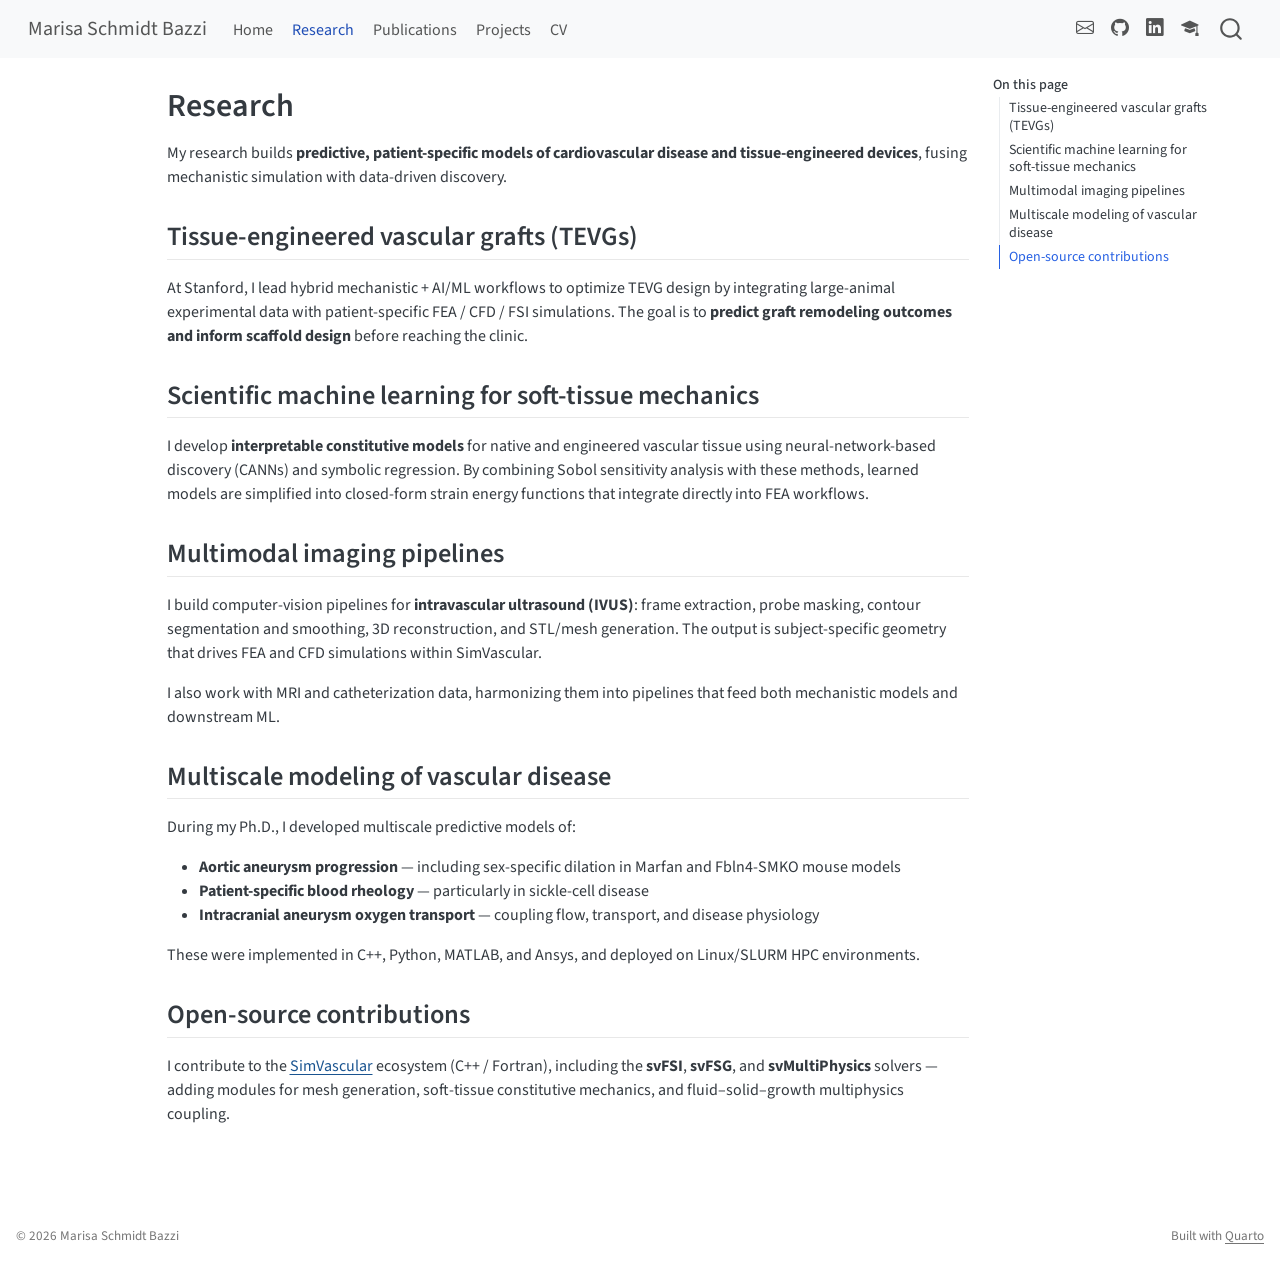
<file: research.html>
<!DOCTYPE html>
<html xmlns="http://www.w3.org/1999/xhtml" lang="en" xml:lang="en"><head>

<meta charset="utf-8">
<meta name="generator" content="quarto-1.10.18">

<meta name="viewport" content="width=device-width, initial-scale=1.0, user-scalable=yes">


<title>Research – Marisa Schmidt Bazzi</title>
<style>
/* Default styles provided by pandoc.
** See https://pandoc.org/MANUAL.html#variables-for-html for config info.
*/
span.smallcaps{font-variant: small-caps;}
div.columns{display: flex; gap: 1.5em;}
div.column{flex: auto;}
@media screen {
div.columns{gap: min(4vw, 1.5em);}
div.column{overflow-x: auto;}
}
div.hanging-indent{margin-left: 1.5em; text-indent: -1.5em;}
ul.task-list{list-style: none;}
ul.task-list li input[type="checkbox"] {
  width: 0.8em;
  margin: 0 0.8em 0.2em -1em; /* quarto-specific, see https://github.com/quarto-dev/quarto-cli/issues/4556 */ 
  vertical-align: middle;
}
</style>


<script src="site_libs/quarto-nav/quarto-nav.js"></script>
<script src="site_libs/quarto-nav/headroom.min.js"></script>
<script src="site_libs/clipboard/clipboard.min.js"></script>
<script src="site_libs/quarto-search/autocomplete.umd.js"></script>
<script src="site_libs/quarto-search/fuse.min.js"></script>
<script src="site_libs/quarto-search/quarto-search.js"></script>
<meta name="quarto:offset" content="./">
<script src="site_libs/quarto-html/quarto.js" type="module"></script>
<script src="site_libs/quarto-html/tabsets/tabsets.js" type="module"></script>
<script src="site_libs/quarto-html/popper.min.js"></script>
<script src="site_libs/quarto-html/tippy.umd.min.js"></script>
<script src="site_libs/quarto-html/anchor.min.js"></script>
<link href="site_libs/quarto-html/tippy.css" rel="stylesheet">
<link href="site_libs/quarto-html/quarto-syntax-highlighting-64a204ab8560d761af7679ceaba22944.css" rel="stylesheet" id="quarto-text-highlighting-styles">
<script src="site_libs/bootstrap/bootstrap.min.js"></script>
<link href="site_libs/bootstrap/bootstrap-icons.css" rel="stylesheet">
<link href="site_libs/bootstrap/bootstrap-02e95facfcdc97134e65e9ab82eb8983.min.css" rel="stylesheet" append-hash="true" id="quarto-bootstrap" data-mode="light">
<script id="quarto-search-options" type="application/json">{
  "location": "navbar",
  "copy-button": false,
  "collapse-after": 3,
  "panel-placement": "end",
  "type": "overlay",
  "limit": 50,
  "keyboard-shortcut": [
    "f",
    "/",
    "s"
  ],
  "show-item-context": false,
  "language": {
    "search-no-results-text": "No results",
    "search-matching-documents-text": "matching documents",
    "search-copy-link-title": "Copy link to search",
    "search-hide-matches-text": "Hide additional matches",
    "search-more-match-text": "more match in this document",
    "search-more-matches-text": "more matches in this document",
    "search-clear-button-title": "Clear",
    "search-text-placeholder": "",
    "search-detached-cancel-button-title": "Cancel",
    "search-submit-button-title": "Submit",
    "search-label": "Search"
  }
}</script>


<link rel="stylesheet" href="styles.css">
</head>

<body class="nav-fixed quarto-light">

<div id="quarto-search-results"></div>
  <header id="quarto-header" class="headroom fixed-top">
    <nav class="navbar navbar-expand-lg " data-bs-theme="dark">
      <div class="navbar-container container-fluid">
      <div class="navbar-brand-container mx-auto">
    <a class="navbar-brand" href="./index.html">
    <span class="navbar-title">Marisa Schmidt Bazzi</span>
    </a>
  </div>
            <div id="quarto-search" class="" title="Search"></div>
          <button class="navbar-toggler" type="button" data-bs-toggle="collapse" data-bs-target="#navbarCollapse" aria-controls="navbarCollapse" role="menu" aria-expanded="false" aria-label="Toggle navigation" onclick="if (window.quartoToggleHeadroom) { window.quartoToggleHeadroom(); }">
  <span class="navbar-toggler-icon"></span>
</button>
          <div class="collapse navbar-collapse" id="navbarCollapse">
            <ul class="navbar-nav navbar-nav-scroll me-auto">
  <li class="nav-item">
    <a class="nav-link" href="./index.html"> 
<span class="menu-text">Home</span></a>
  </li>  
  <li class="nav-item">
    <a class="nav-link active" href="./research.html" aria-current="page"> 
<span class="menu-text">Research</span></a>
  </li>  
  <li class="nav-item">
    <a class="nav-link" href="./publications.html"> 
<span class="menu-text">Publications</span></a>
  </li>  
  <li class="nav-item">
    <a class="nav-link" href="./projects.html"> 
<span class="menu-text">Projects</span></a>
  </li>  
  <li class="nav-item">
    <a class="nav-link" href="./cv.html"> 
<span class="menu-text">CV</span></a>
  </li>  
</ul>
            <ul class="navbar-nav navbar-nav-scroll ms-auto">
  <li class="nav-item compact">
    <a class="nav-link" href="mailto:msbazzi@stanford.edu"> <i class="bi bi-envelope" role="img" aria-label="Email">
</i> 
<span class="menu-text"></span></a>
  </li>  
  <li class="nav-item compact">
    <a class="nav-link" href="https://github.com/msbazzi"> <i class="bi bi-github" role="img" aria-label="GitHub">
</i> 
<span class="menu-text"></span></a>
  </li>  
  <li class="nav-item compact">
    <a class="nav-link" href="https://www.linkedin.com/in/marisa-bazzi/"> <i class="bi bi-linkedin" role="img" aria-label="LinkedIn">
</i> 
<span class="menu-text"></span></a>
  </li>  
  <li class="nav-item compact">
    <a class="nav-link" href="https://scholar.google.com/citations?user=GyhokJYAAAAJ"> <i class="bi bi-mortarboard-fill" role="img" aria-label="Google Scholar">
</i> 
<span class="menu-text"></span></a>
  </li>  
</ul>
          </div> <!-- /navcollapse -->
            <div class="quarto-navbar-tools">
</div>
      </div> <!-- /container-fluid -->
    </nav>
</header>
<!-- content -->
<div id="quarto-content" class="quarto-container page-columns page-rows-contents page-layout-article page-navbar">
<!-- sidebar -->
<!-- margin-sidebar -->
    <div id="quarto-margin-sidebar" class="sidebar margin-sidebar">
        <nav id="TOC" role="doc-toc" class="toc-active">
    <h2 id="toc-title">On this page</h2>
   
  <ul>
  <li><a href="#tissue-engineered-vascular-grafts-tevgs" id="toc-tissue-engineered-vascular-grafts-tevgs" class="nav-link active" data-scroll-target="#tissue-engineered-vascular-grafts-tevgs">Tissue-engineered vascular grafts (TEVGs)</a></li>
  <li><a href="#scientific-machine-learning-for-soft-tissue-mechanics" id="toc-scientific-machine-learning-for-soft-tissue-mechanics" class="nav-link" data-scroll-target="#scientific-machine-learning-for-soft-tissue-mechanics">Scientific machine learning for soft-tissue mechanics</a></li>
  <li><a href="#multimodal-imaging-pipelines" id="toc-multimodal-imaging-pipelines" class="nav-link" data-scroll-target="#multimodal-imaging-pipelines">Multimodal imaging pipelines</a></li>
  <li><a href="#multiscale-modeling-of-vascular-disease" id="toc-multiscale-modeling-of-vascular-disease" class="nav-link" data-scroll-target="#multiscale-modeling-of-vascular-disease">Multiscale modeling of vascular disease</a></li>
  <li><a href="#open-source-contributions" id="toc-open-source-contributions" class="nav-link" data-scroll-target="#open-source-contributions">Open-source contributions</a></li>
  </ul>
</nav>
    </div>
<!-- main -->
<main class="content" id="quarto-document-content">

<header id="title-block-header" class="quarto-title-block default">
<div class="quarto-title">
<h1 class="title">Research</h1>
</div>



<div class="quarto-title-meta">

    
  
    
  </div>
  


</header>


<p>My research builds <strong>predictive, patient-specific models of cardiovascular disease and tissue-engineered devices</strong>, fusing mechanistic simulation with data-driven discovery.</p>
<section id="tissue-engineered-vascular-grafts-tevgs" class="level2">
<h2 class="anchored" data-anchor-id="tissue-engineered-vascular-grafts-tevgs">Tissue-engineered vascular grafts (TEVGs)</h2>
<p>At Stanford, I lead hybrid mechanistic + AI/ML workflows to optimize TEVG design by integrating large-animal experimental data with patient-specific FEA / CFD / FSI simulations. The goal is to <strong>predict graft remodeling outcomes and inform scaffold design</strong> before reaching the clinic.</p>
</section>
<section id="scientific-machine-learning-for-soft-tissue-mechanics" class="level2">
<h2 class="anchored" data-anchor-id="scientific-machine-learning-for-soft-tissue-mechanics">Scientific machine learning for soft-tissue mechanics</h2>
<p>I develop <strong>interpretable constitutive models</strong> for native and engineered vascular tissue using neural-network-based discovery (CANNs) and symbolic regression. By combining Sobol sensitivity analysis with these methods, learned models are simplified into closed-form strain energy functions that integrate directly into FEA workflows.</p>
</section>
<section id="multimodal-imaging-pipelines" class="level2">
<h2 class="anchored" data-anchor-id="multimodal-imaging-pipelines">Multimodal imaging pipelines</h2>
<p>I build computer-vision pipelines for <strong>intravascular ultrasound (IVUS)</strong>: frame extraction, probe masking, contour segmentation and smoothing, 3D reconstruction, and STL/mesh generation. The output is subject-specific geometry that drives FEA and CFD simulations within SimVascular.</p>
<p>I also work with MRI and catheterization data, harmonizing them into pipelines that feed both mechanistic models and downstream ML.</p>
</section>
<section id="multiscale-modeling-of-vascular-disease" class="level2">
<h2 class="anchored" data-anchor-id="multiscale-modeling-of-vascular-disease">Multiscale modeling of vascular disease</h2>
<p>During my Ph.D., I developed multiscale predictive models of:</p>
<ul>
<li><strong>Aortic aneurysm progression</strong> — including sex-specific dilation in Marfan and Fbln4-SMKO mouse models</li>
<li><strong>Patient-specific blood rheology</strong> — particularly in sickle-cell disease</li>
<li><strong>Intracranial aneurysm oxygen transport</strong> — coupling flow, transport, and disease physiology</li>
</ul>
<p>These were implemented in C++, Python, MATLAB, and Ansys, and deployed on Linux/SLURM HPC environments.</p>
</section>
<section id="open-source-contributions" class="level2">
<h2 class="anchored" data-anchor-id="open-source-contributions">Open-source contributions</h2>
<p>I contribute to the <a href="https://simvascular.github.io/">SimVascular</a> ecosystem (C++ / Fortran), including the <strong>svFSI</strong>, <strong>svFSG</strong>, and <strong>svMultiPhysics</strong> solvers — adding modules for mesh generation, soft-tissue constitutive mechanics, and fluid–solid–growth multiphysics coupling.</p>


</section>

</main> <!-- /main -->
<script id="quarto-html-after-body" type="application/javascript">
  window.document.addEventListener("DOMContentLoaded", function (event) {
    const icon = "";
    const anchorJS = new window.AnchorJS();
    anchorJS.options = {
      placement: 'right',
      icon: icon
    };
    anchorJS.add('.anchored');
    const isCodeAnnotation = (el) => {
      for (const clz of el.classList) {
        if (clz.startsWith('code-annotation-')) {                     
          return true;
        }
      }
      return false;
    }
    const onCopySuccess = function(e) {
      // button target
      const button = e.trigger;
      // don't keep focus
      button.blur();
      // flash "checked"
      button.classList.add('code-copy-button-checked');
      var currentTitle = button.getAttribute("title");
      button.setAttribute("title", "Copied!");
      let tooltip;
      if (window.bootstrap) {
        button.setAttribute("data-bs-toggle", "tooltip");
        button.setAttribute("data-bs-placement", "left");
        button.setAttribute("data-bs-title", "Copied!");
        tooltip = new bootstrap.Tooltip(button, 
          { trigger: "manual", 
            customClass: "code-copy-button-tooltip",
            offset: [0, -8]});
        tooltip.show();    
      }
      setTimeout(function() {
        if (tooltip) {
          tooltip.hide();
          button.removeAttribute("data-bs-title");
          button.removeAttribute("data-bs-toggle");
          button.removeAttribute("data-bs-placement");
        }
        button.setAttribute("title", currentTitle);
        button.classList.remove('code-copy-button-checked');
      }, 1000);
      // clear code selection
      e.clearSelection();
    }
    const getTextToCopy = function(trigger) {
      const outerScaffold = trigger.parentElement.cloneNode(true);
      const codeEl = outerScaffold.querySelector('code');
      for (const childEl of codeEl.children) {
        if (isCodeAnnotation(childEl)) {
          childEl.remove();
        }
      }
      return codeEl.innerText;
    }
    const clipboard = new window.ClipboardJS('.code-copy-button:not([data-in-quarto-modal])', {
      text: getTextToCopy
    });
    clipboard.on('success', onCopySuccess);
    if (window.document.getElementById('quarto-embedded-source-code-modal')) {
      const clipboardModal = new window.ClipboardJS('.code-copy-button[data-in-quarto-modal]', {
        text: getTextToCopy,
        container: window.document.getElementById('quarto-embedded-source-code-modal')
      });
      clipboardModal.on('success', onCopySuccess);
    }
      var localhostRegex = new RegExp(/^(?:http|https):\/\/localhost\:?[0-9]*\//);
      var mailtoRegex = new RegExp(/^mailto:/);
        var filterRegex = new RegExp("https:\/\/msbazzi\.github\.io");
      var isInternal = (href) => {
          return filterRegex.test(href) || localhostRegex.test(href) || mailtoRegex.test(href);
      }
      // Inspect non-navigation links and adorn them if external
     var links = window.document.querySelectorAll('a[href]:not(.nav-link):not(.navbar-brand):not(.toc-action):not(.sidebar-link):not(.sidebar-item-toggle):not(.pagination-link):not(.no-external):not([aria-hidden]):not(.dropdown-item):not(.quarto-navigation-tool):not(.about-link)');
      for (var i=0; i<links.length; i++) {
        const link = links[i];
        if (!isInternal(link.href)) {
          // undo the damage that might have been done by quarto-nav.js in the case of
          // links that we want to consider external
          if (link.dataset.originalHref !== undefined) {
            link.href = link.dataset.originalHref;
          }
        }
      }
    function tippyHover(el, contentFn, onTriggerFn, onUntriggerFn) {
      const config = {
        allowHTML: true,
        maxWidth: 500,
        delay: 100,
        arrow: false,
        appendTo: function(el) {
            return el.parentElement;
        },
        interactive: true,
        interactiveBorder: 10,
        theme: 'quarto',
        placement: 'bottom-start',
      };
      if (contentFn) {
        config.content = contentFn;
      }
      if (onTriggerFn) {
        config.onTrigger = onTriggerFn;
      }
      if (onUntriggerFn) {
        config.onUntrigger = onUntriggerFn;
      }
      window.tippy(el, config); 
    }
    const noterefs = window.document.querySelectorAll('a[role="doc-noteref"]');
    for (var i=0; i<noterefs.length; i++) {
      const ref = noterefs[i];
      tippyHover(ref, function() {
        // use id or data attribute instead here
        let href = ref.getAttribute('data-footnote-href') || ref.getAttribute('href');
        try { href = new URL(href).hash; } catch {}
        const id = href.replace(/^#\/?/, "");
        const note = window.document.getElementById(id);
        if (note) {
          return note.innerHTML;
        } else {
          return "";
        }
      });
    }
    const xrefs = window.document.querySelectorAll('a.quarto-xref');
    const processXRef = (id, note) => {
      // Strip column container classes
      const stripColumnClz = (el) => {
        el.classList.remove("page-full", "page-columns");
        if (el.children) {
          for (const child of el.children) {
            stripColumnClz(child);
          }
        }
      }
      stripColumnClz(note)
      if (id === null || id.startsWith('sec-')) {
        // Special case sections, only their first couple elements
        const container = document.createElement("div");
        if (note.children && note.children.length > 2) {
          container.appendChild(note.children[0].cloneNode(true));
          for (let i = 1; i < note.children.length; i++) {
            const child = note.children[i];
            if (child.tagName === "P" && child.innerText === "") {
              continue;
            } else {
              container.appendChild(child.cloneNode(true));
              break;
            }
          }
          if (window.Quarto?.typesetMath) {
            window.Quarto.typesetMath(container);
          }
          return container.innerHTML
        } else {
          if (window.Quarto?.typesetMath) {
            window.Quarto.typesetMath(note);
          }
          return note.innerHTML;
        }
      } else {
        // Remove any anchor links if they are present
        const anchorLink = note.querySelector('a.anchorjs-link');
        if (anchorLink) {
          anchorLink.remove();
        }
        if (window.Quarto?.typesetMath) {
          window.Quarto.typesetMath(note);
        }
        if (note.classList.contains("callout")) {
          return note.outerHTML;
        } else {
          return note.innerHTML;
        }
      }
    }
    for (var i=0; i<xrefs.length; i++) {
      const xref = xrefs[i];
      tippyHover(xref, undefined, function(instance) {
        instance.disable();
        let url = xref.getAttribute('href');
        let hash = undefined; 
        if (url.startsWith('#')) {
          hash = url;
        } else {
          try { hash = new URL(url).hash; } catch {}
        }
        if (hash) {
          const id = hash.replace(/^#\/?/, "");
          const note = window.document.getElementById(id);
          if (note !== null) {
            try {
              const html = processXRef(id, note.cloneNode(true));
              instance.setContent(html);
            } finally {
              instance.enable();
              instance.show();
            }
          } else {
            // See if we can fetch this
            fetch(url.split('#')[0])
            .then(res => res.text())
            .then(html => {
              const parser = new DOMParser();
              const htmlDoc = parser.parseFromString(html, "text/html");
              const note = htmlDoc.getElementById(id);
              if (note !== null) {
                const html = processXRef(id, note);
                instance.setContent(html);
              } 
            }).finally(() => {
              instance.enable();
              instance.show();
            });
          }
        } else {
          // See if we can fetch a full url (with no hash to target)
          // This is a special case and we should probably do some content thinning / targeting
          fetch(url)
          .then(res => res.text())
          .then(html => {
            const parser = new DOMParser();
            const htmlDoc = parser.parseFromString(html, "text/html");
            const note = htmlDoc.querySelector('main.content');
            if (note !== null) {
              // This should only happen for chapter cross references
              // (since there is no id in the URL)
              // remove the first header
              if (note.children.length > 0 && note.children[0].tagName === "HEADER") {
                note.children[0].remove();
              }
              const html = processXRef(null, note);
              instance.setContent(html);
            } 
          }).finally(() => {
            instance.enable();
            instance.show();
          });
        }
      }, function(instance) {
      });
    }
        let selectedAnnoteEl;
        const selectorForAnnotation = ( cell, annotation) => {
          let cellAttr = 'data-code-cell="' + cell + '"';
          let lineAttr = 'data-code-annotation="' +  annotation + '"';
          const selector = 'span[' + cellAttr + '][' + lineAttr + ']';
          return selector;
        }
        const selectCodeLines = (annoteEl) => {
          const doc = window.document;
          const targetCell = annoteEl.getAttribute("data-target-cell");
          const targetAnnotation = annoteEl.getAttribute("data-target-annotation");
          const annoteSpan = window.document.querySelector(selectorForAnnotation(targetCell, targetAnnotation));
          const lines = annoteSpan.getAttribute("data-code-lines").split(",");
          const lineIds = lines.map((line) => {
            return targetCell + "-" + line;
          })
          let top = null;
          let height = null;
          let parent = null;
          if (lineIds.length > 0) {
              //compute the position of the single el (top and bottom and make a div)
              const el = window.document.getElementById(lineIds[0]);
              top = el.offsetTop;
              height = el.offsetHeight;
              parent = el.parentElement.parentElement;
            if (lineIds.length > 1) {
              const lastEl = window.document.getElementById(lineIds[lineIds.length - 1]);
              const bottom = lastEl.offsetTop + lastEl.offsetHeight;
              height = bottom - top;
            }
            if (top !== null && height !== null && parent !== null) {
              // cook up a div (if necessary) and position it 
              let div = window.document.getElementById("code-annotation-line-highlight");
              if (div === null) {
                div = window.document.createElement("div");
                div.setAttribute("id", "code-annotation-line-highlight");
                div.style.position = 'absolute';
                parent.appendChild(div);
              }
              div.style.top = top - 2 + "px";
              div.style.height = height + 4 + "px";
              div.style.left = 0;
              let gutterDiv = window.document.getElementById("code-annotation-line-highlight-gutter");
              if (gutterDiv === null) {
                gutterDiv = window.document.createElement("div");
                gutterDiv.setAttribute("id", "code-annotation-line-highlight-gutter");
                gutterDiv.style.position = 'absolute';
                const codeCell = window.document.getElementById(targetCell);
                const gutter = codeCell.querySelector('.code-annotation-gutter');
                gutter.appendChild(gutterDiv);
              }
              gutterDiv.style.top = top - 2 + "px";
              gutterDiv.style.height = height + 4 + "px";
            }
            selectedAnnoteEl = annoteEl;
          }
        };
        const unselectCodeLines = () => {
          const elementsIds = ["code-annotation-line-highlight", "code-annotation-line-highlight-gutter"];
          elementsIds.forEach((elId) => {
            const div = window.document.getElementById(elId);
            if (div) {
              div.remove();
            }
          });
          selectedAnnoteEl = undefined;
        };
          // Handle positioning of the toggle
      window.addEventListener(
        "resize",
        throttle(() => {
          elRect = undefined;
          if (selectedAnnoteEl) {
            selectCodeLines(selectedAnnoteEl);
          }
        }, 10)
      );
      function throttle(fn, ms) {
      let throttle = false;
      let timer;
        return (...args) => {
          if(!throttle) { // first call gets through
              fn.apply(this, args);
              throttle = true;
          } else { // all the others get throttled
              if(timer) clearTimeout(timer); // cancel #2
              timer = setTimeout(() => {
                fn.apply(this, args);
                timer = throttle = false;
              }, ms);
          }
        };
      }
        // Attach click handler to the DT
        const annoteDls = window.document.querySelectorAll('dt[data-target-cell]');
        for (const annoteDlNode of annoteDls) {
          annoteDlNode.addEventListener('click', (event) => {
            const clickedEl = event.target;
            if (clickedEl !== selectedAnnoteEl) {
              unselectCodeLines();
              const activeEl = window.document.querySelector('dt[data-target-cell].code-annotation-active');
              if (activeEl) {
                activeEl.classList.remove('code-annotation-active');
              }
              selectCodeLines(clickedEl);
              clickedEl.classList.add('code-annotation-active');
            } else {
              // Unselect the line
              unselectCodeLines();
              clickedEl.classList.remove('code-annotation-active');
            }
          });
        }
    const findCites = (el) => {
      const parentEl = el.parentElement;
      if (parentEl) {
        const cites = parentEl.dataset.cites;
        if (cites) {
          return {
            el,
            cites: cites.split(' ')
          };
        } else {
          return findCites(el.parentElement)
        }
      } else {
        return undefined;
      }
    };
    var bibliorefs = window.document.querySelectorAll('a[role="doc-biblioref"]');
    for (var i=0; i<bibliorefs.length; i++) {
      const ref = bibliorefs[i];
      const citeInfo = findCites(ref);
      if (citeInfo) {
        tippyHover(citeInfo.el, function() {
          var popup = window.document.createElement('div');
          citeInfo.cites.forEach(function(cite) {
            var citeDiv = window.document.createElement('div');
            citeDiv.classList.add('hanging-indent');
            citeDiv.classList.add('csl-entry');
            var biblioDiv = window.document.getElementById('ref-' + cite);
            if (biblioDiv) {
              citeDiv.innerHTML = biblioDiv.innerHTML;
            }
            popup.appendChild(citeDiv);
          });
          return popup.innerHTML;
        });
      }
    }
  });
  </script>
</div> <!-- /content -->
<footer class="footer">
  <div class="nav-footer">
    <div class="nav-footer-left">
<p>© 2026 Marisa Schmidt Bazzi</p>
</div>   
    <div class="nav-footer-center">
      &nbsp;
    </div>
    <div class="nav-footer-right">
<p>Built with <a href="https://quarto.org">Quarto</a></p>
</div>
  </div>
</footer>




</body></html>
</file>
<file: site_libs/quarto-html/tippy.css>
.tippy-box[data-animation=fade][data-state=hidden]{opacity:0}[data-tippy-root]{max-width:calc(100vw - 10px)}.tippy-box{position:relative;background-color:#333;color:#fff;border-radius:4px;font-size:14px;line-height:1.4;white-space:normal;outline:0;transition-property:transform,visibility,opacity}.tippy-box[data-placement^=top]>.tippy-arrow{bottom:0}.tippy-box[data-placement^=top]>.tippy-arrow:before{bottom:-7px;left:0;border-width:8px 8px 0;border-top-color:initial;transform-origin:center top}.tippy-box[data-placement^=bottom]>.tippy-arrow{top:0}.tippy-box[data-placement^=bottom]>.tippy-arrow:before{top:-7px;left:0;border-width:0 8px 8px;border-bottom-color:initial;transform-origin:center bottom}.tippy-box[data-placement^=left]>.tippy-arrow{right:0}.tippy-box[data-placement^=left]>.tippy-arrow:before{border-width:8px 0 8px 8px;border-left-color:initial;right:-7px;transform-origin:center left}.tippy-box[data-placement^=right]>.tippy-arrow{left:0}.tippy-box[data-placement^=right]>.tippy-arrow:before{left:-7px;border-width:8px 8px 8px 0;border-right-color:initial;transform-origin:center right}.tippy-box[data-inertia][data-state=visible]{transition-timing-function:cubic-bezier(.54,1.5,.38,1.11)}.tippy-arrow{width:16px;height:16px;color:#333}.tippy-arrow:before{content:"";position:absolute;border-color:transparent;border-style:solid}.tippy-content{position:relative;padding:5px 9px;z-index:1}
</file>
<file: site_libs/quarto-html/quarto-syntax-highlighting-64a204ab8560d761af7679ceaba22944.css>
/* quarto syntax highlight colors */
:root {
  --quarto-hl-ot-color: #003B4F;
  --quarto-hl-at-color: #657422;
  --quarto-hl-ss-color: #20794D;
  --quarto-hl-an-color: #5E5E5E;
  --quarto-hl-fu-color: #4758AB;
  --quarto-hl-st-color: #20794D;
  --quarto-hl-cf-color: #003B4F;
  --quarto-hl-op-color: #5E5E5E;
  --quarto-hl-er-color: #AD0000;
  --quarto-hl-bn-color: #AD0000;
  --quarto-hl-al-color: #AD0000;
  --quarto-hl-va-color: #111111;
  --quarto-hl-bu-color: inherit;
  --quarto-hl-ex-color: inherit;
  --quarto-hl-pp-color: #AD0000;
  --quarto-hl-in-color: #5E5E5E;
  --quarto-hl-vs-color: #20794D;
  --quarto-hl-wa-color: #5E5E5E;
  --quarto-hl-do-color: #5E5E5E;
  --quarto-hl-im-color: #00769E;
  --quarto-hl-ch-color: #20794D;
  --quarto-hl-dt-color: #AD0000;
  --quarto-hl-fl-color: #AD0000;
  --quarto-hl-co-color: #5E5E5E;
  --quarto-hl-cv-color: #5E5E5E;
  --quarto-hl-cn-color: #8f5902;
  --quarto-hl-sc-color: #5E5E5E;
  --quarto-hl-dv-color: #AD0000;
  --quarto-hl-kw-color: #003B4F;
}

/* other quarto variables */
:root {
  --quarto-font-monospace: SFMono-Regular, Menlo, Monaco, Consolas, "Liberation Mono", "Courier New", monospace;
}

/* syntax highlight based on Pandoc's rules */
pre > code.sourceCode > span {
  color: #003B4F;
}

code.sourceCode > span {
  color: #003B4F;
}

div.sourceCode,
div.sourceCode pre.sourceCode {
  color: #003B4F;
}

/* Normal */
code span {
  color: #003B4F;
}

/* Alert */
code span.al {
  color: #AD0000;
  font-style: inherit;
}

/* Annotation */
code span.an {
  color: #5E5E5E;
  font-style: inherit;
}

/* Attribute */
code span.at {
  color: #657422;
  font-style: inherit;
}

/* BaseN */
code span.bn {
  color: #AD0000;
  font-style: inherit;
}

/* BuiltIn */
code span.bu {
  font-style: inherit;
}

/* ControlFlow */
code span.cf {
  color: #003B4F;
  font-weight: bold;
  font-style: inherit;
}

/* Char */
code span.ch {
  color: #20794D;
  font-style: inherit;
}

/* Constant */
code span.cn {
  color: #8f5902;
  font-style: inherit;
}

/* Comment */
code span.co {
  color: #5E5E5E;
  font-style: inherit;
}

/* CommentVar */
code span.cv {
  color: #5E5E5E;
  font-style: italic;
}

/* Documentation */
code span.do {
  color: #5E5E5E;
  font-style: italic;
}

/* DataType */
code span.dt {
  color: #AD0000;
  font-style: inherit;
}

/* DecVal */
code span.dv {
  color: #AD0000;
  font-style: inherit;
}

/* Error */
code span.er {
  color: #AD0000;
  font-style: inherit;
}

/* Extension */
code span.ex {
  font-style: inherit;
}

/* Float */
code span.fl {
  color: #AD0000;
  font-style: inherit;
}

/* Function */
code span.fu {
  color: #4758AB;
  font-style: inherit;
}

/* Import */
code span.im {
  color: #00769E;
  font-style: inherit;
}

/* Information */
code span.in {
  color: #5E5E5E;
  font-style: inherit;
}

/* Keyword */
code span.kw {
  color: #003B4F;
  font-weight: bold;
  font-style: inherit;
}

/* Operator */
code span.op {
  color: #5E5E5E;
  font-style: inherit;
}

/* Other */
code span.ot {
  color: #003B4F;
  font-style: inherit;
}

/* Preprocessor */
code span.pp {
  color: #AD0000;
  font-style: inherit;
}

/* SpecialChar */
code span.sc {
  color: #5E5E5E;
  font-style: inherit;
}

/* SpecialString */
code span.ss {
  color: #20794D;
  font-style: inherit;
}

/* String */
code span.st {
  color: #20794D;
  font-style: inherit;
}

/* Variable */
code span.va {
  color: #111111;
  font-style: inherit;
}

/* VerbatimString */
code span.vs {
  color: #20794D;
  font-style: inherit;
}

/* Warning */
code span.wa {
  color: #5E5E5E;
  font-style: italic;
}

.prevent-inlining {
  content: "</";
}

/*# sourceMappingURL=9d8d5bb603a83b8298b89080a598c93b.css.map */
</file>
<file: styles.css>
/* Subtle academic styling */

.profile-img {
  border-radius: 50%;
  width: 220px;
  height: 220px;
  object-fit: cover;
  box-shadow: 0 2px 12px rgba(0, 0, 0, 0.08);
}

.about-grid {
  display: grid;
  grid-template-columns: 240px 1fr;
  gap: 2.5rem;
  align-items: start;
  margin-top: 1rem;
}

@media (max-width: 768px) {
  .about-grid {
    grid-template-columns: 1fr;
    text-align: center;
  }
  .profile-img {
    margin: 0 auto;
  }
}

.contact-list {
  list-style: none;
  padding: 0;
  margin-top: 0.75rem;
  font-size: 0.95em;
}

.contact-list li {
  margin-bottom: 0.25rem;
}

h1, h2, h3 {
  font-weight: 600;
}

h2 {
  margin-top: 2rem;
  border-bottom: 1px solid #e8e8e8;
  padding-bottom: 0.3rem;
}

.pub-year {
  font-weight: 600;
  color: #555;
  margin-top: 1.5rem;
}

.pub-entry {
  margin-bottom: 1rem;
  padding-left: 1rem;
  border-left: 2px solid #e8e8e8;
}

.pub-title {
  font-weight: 600;
}

.pub-venue {
  font-style: italic;
  color: #666;
}

.project-card {
  border: 1px solid #e8e8e8;
  border-radius: 6px;
  padding: 1rem 1.25rem;
  margin-bottom: 1rem;
}

.project-card h3 {
  margin-top: 0;
}

.tag {
  display: inline-block;
  background: #f0f4f8;
  color: #1a5490;
  padding: 2px 8px;
  border-radius: 3px;
  font-size: 0.8em;
  margin-right: 4px;
}

/* Paper-centered research projects */
.paper-projects {
  display: grid;
  gap: 2rem;
  margin: 1.5rem 0 2rem;
}
.paper-project {
  display: grid;
  grid-template-columns: minmax(0, 2fr) minmax(0, 3fr);
  gap: 1.75rem;
  align-items: start;
  padding: 1.75rem 0;
  border-bottom: 1px solid #e8e8e8;
}
.paper-project-media {
  min-width: 0;
  overflow: hidden;
  border-radius: 8px;
  background: #f5f7fa;
}
.paper-project-media img,
.paper-project-media video,
.paper-project-media iframe {
  display: block;
  width: 100%;
  height: auto;
  border: 0;
}
.paper-project-media img {
  object-fit: contain;
}
.paper-project-media figure,
.paper-project-media p {
  margin: 0;
}
.paper-project-media-pending {
  aspect-ratio: 4 / 3;
  display: grid;
  place-items: center;
  padding: 1rem;
  border: 1px dashed #c7d1dd;
  color: #596879;
  font-size: 0.9rem;
  text-align: center;
}
.paper-project-content {
  min-width: 0;
}
.paper-project-content h2 {
  margin: 0.4rem 0 0.8rem;
  padding: 0;
  border: 0;
  font-size: 1.45rem;
}
.paper-project-status {
  color: #1a5490;
  font-size: 0.82rem;
  font-weight: 600;
  letter-spacing: 0.03em;
}
.paper-project-citation {
  color: #555;
  font-size: 0.88rem;
  line-height: 1.5;
  margin-bottom: 1rem;
}
@media (max-width: 768px) {
  .paper-project {
    grid-template-columns: minmax(0, 1fr);
    gap: 1.2rem;
  }
}

.paper-project figure.paper-project-media {
  margin: 0;
}
.paper-project-media figcaption {
  padding: 0.65rem 0.8rem;
  color: #555;
  font-size: 0.78rem;
  line-height: 1.45;
}
</file>
